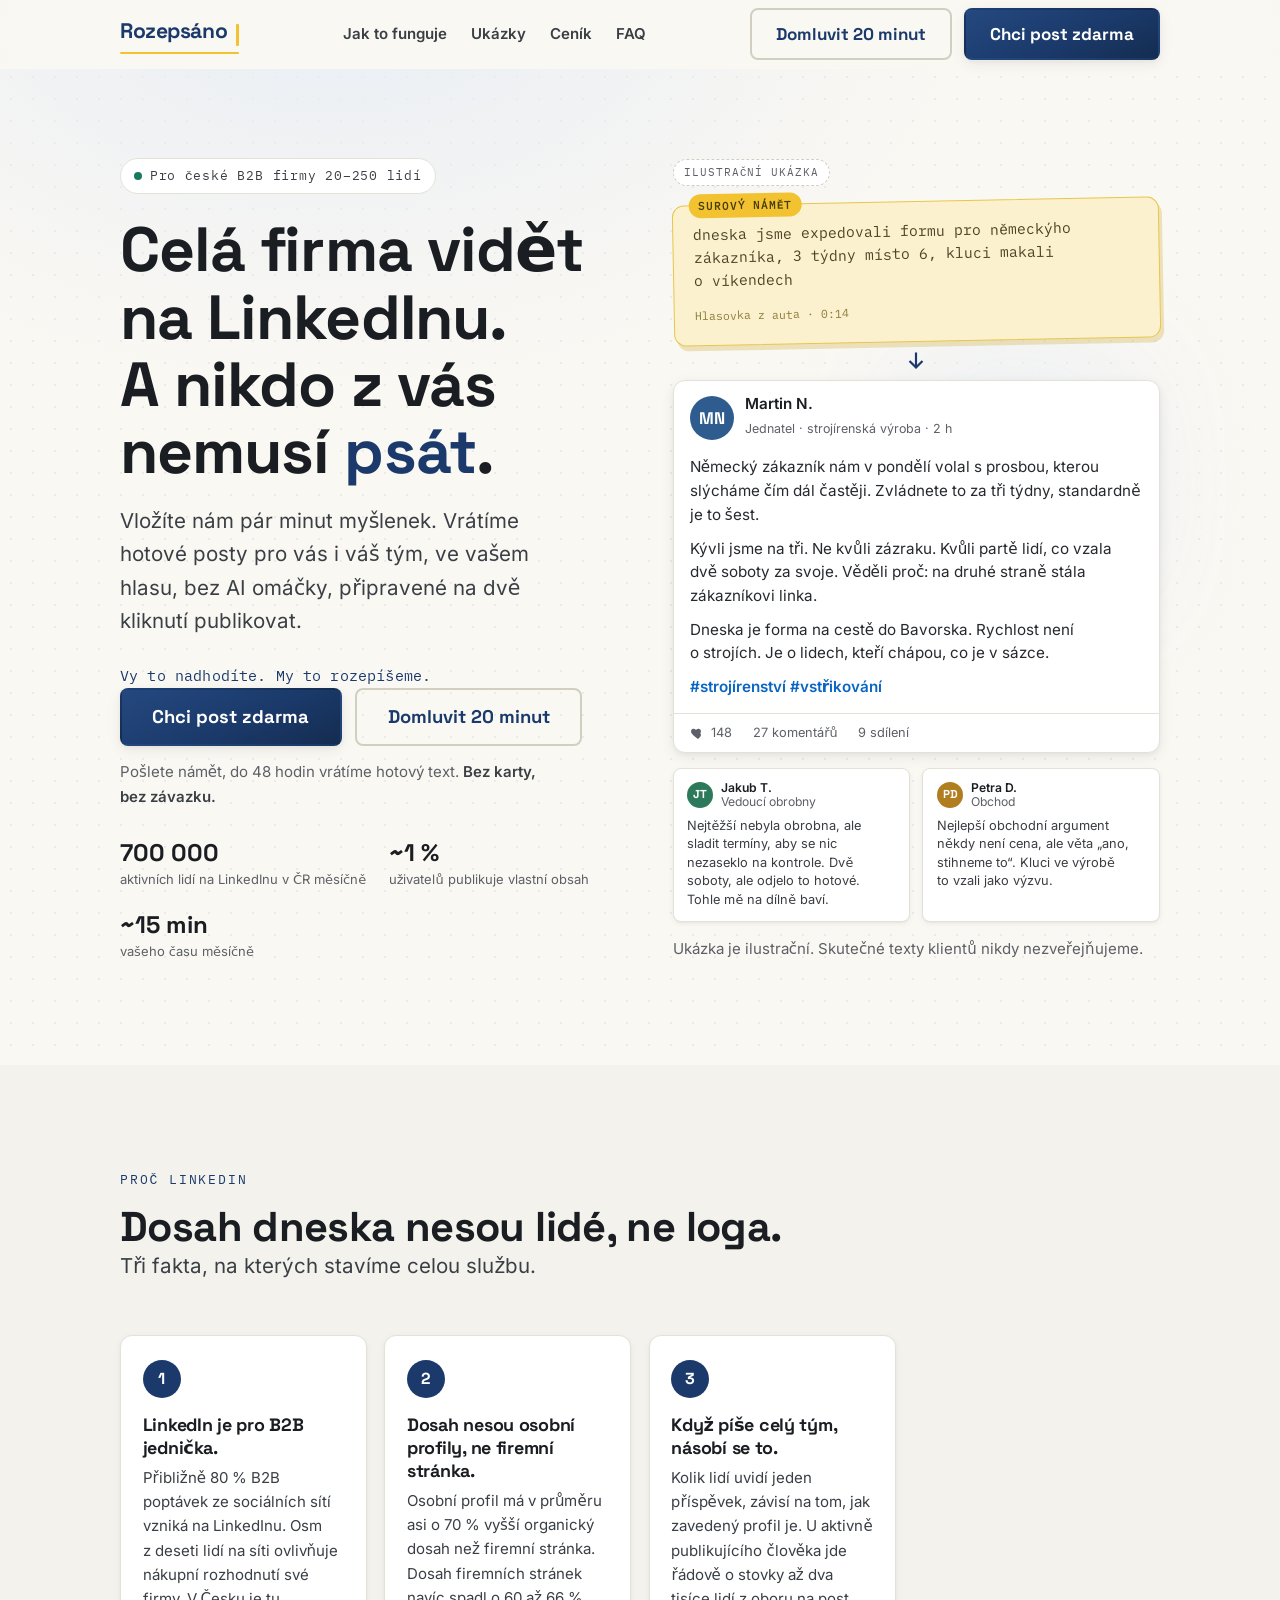
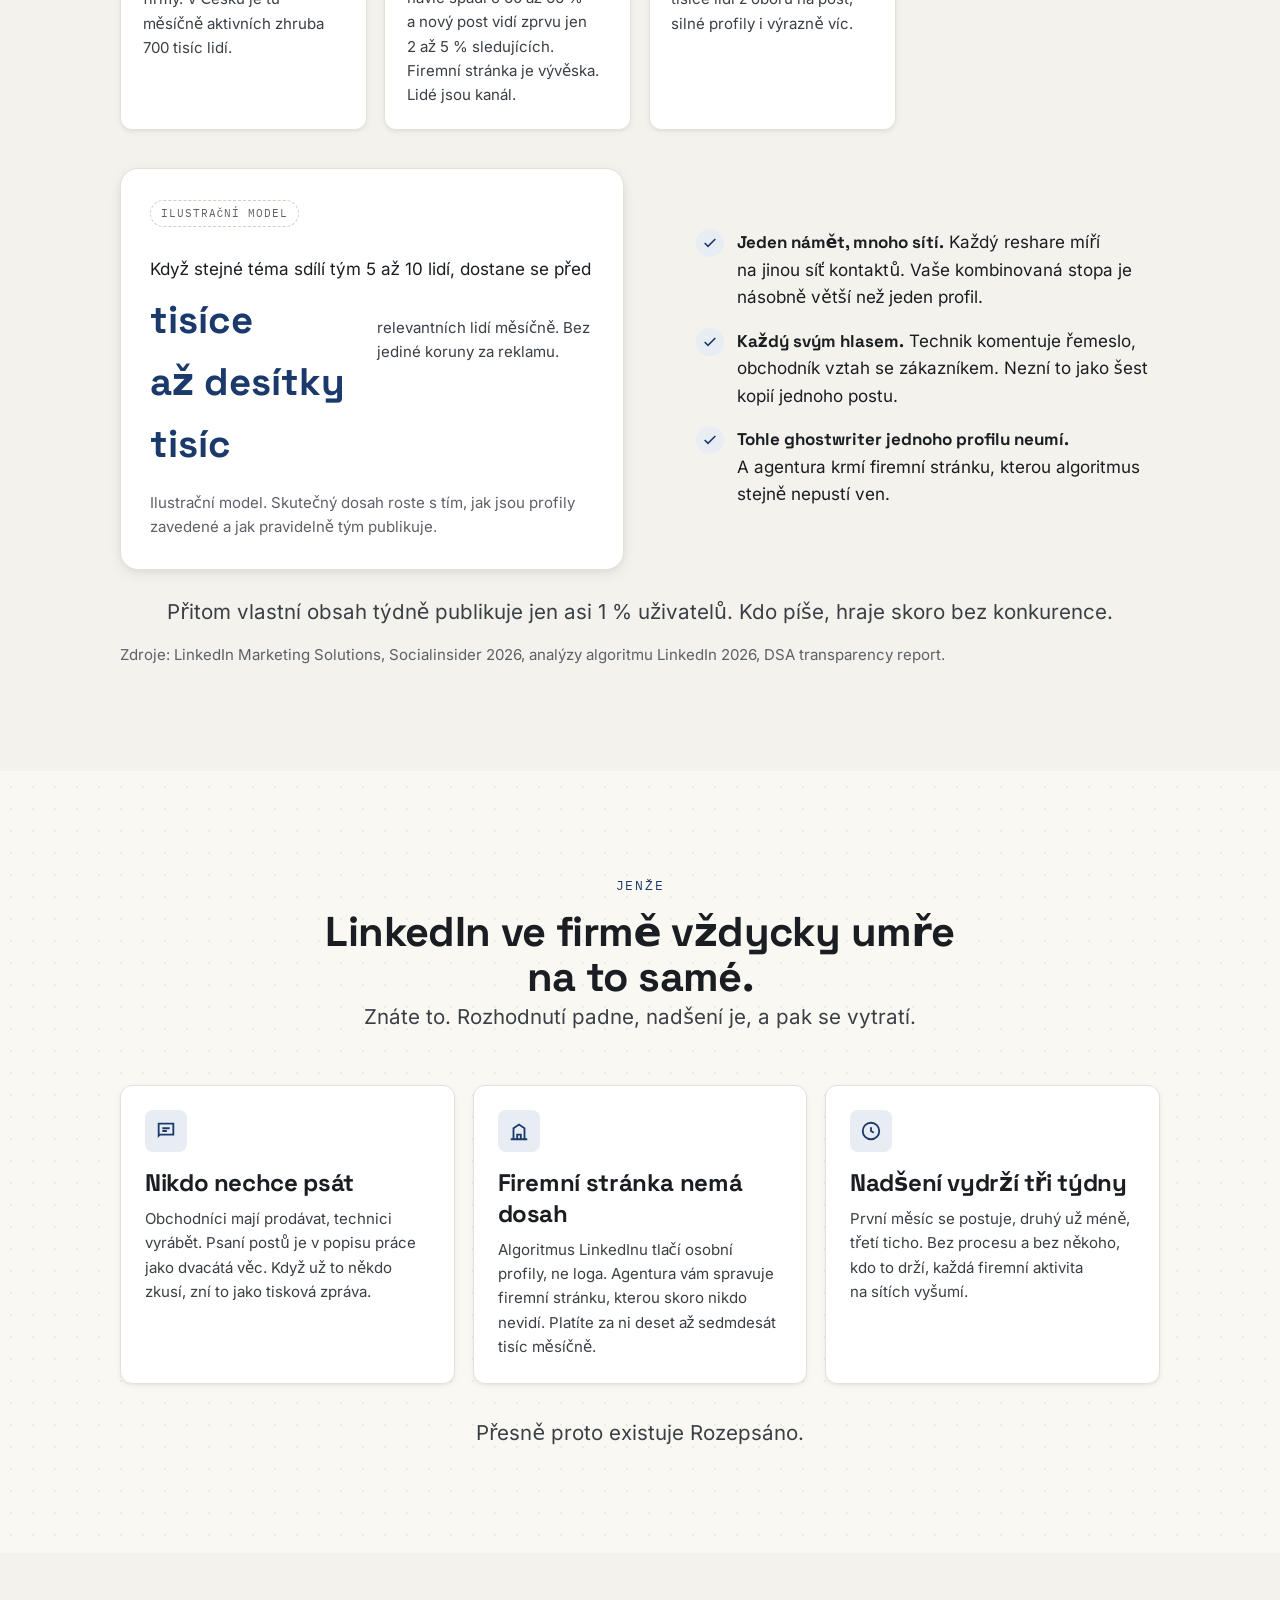
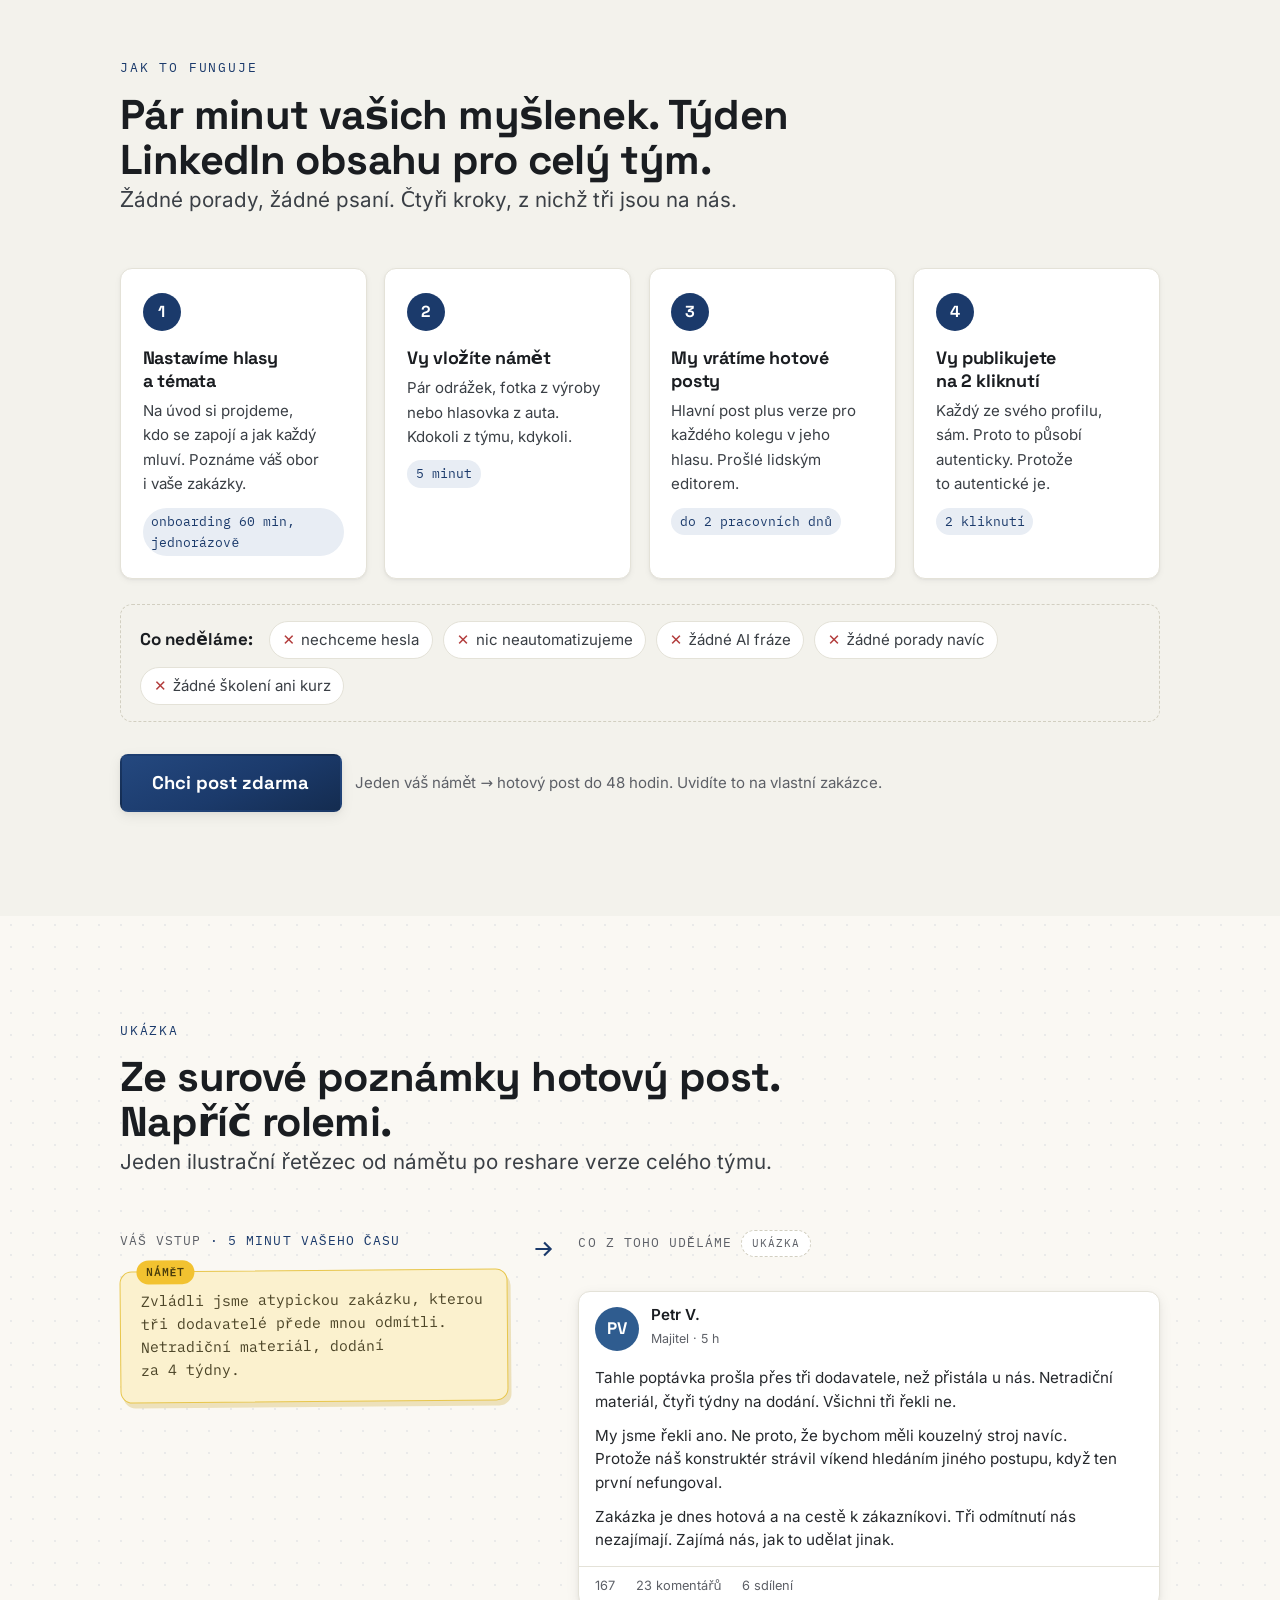
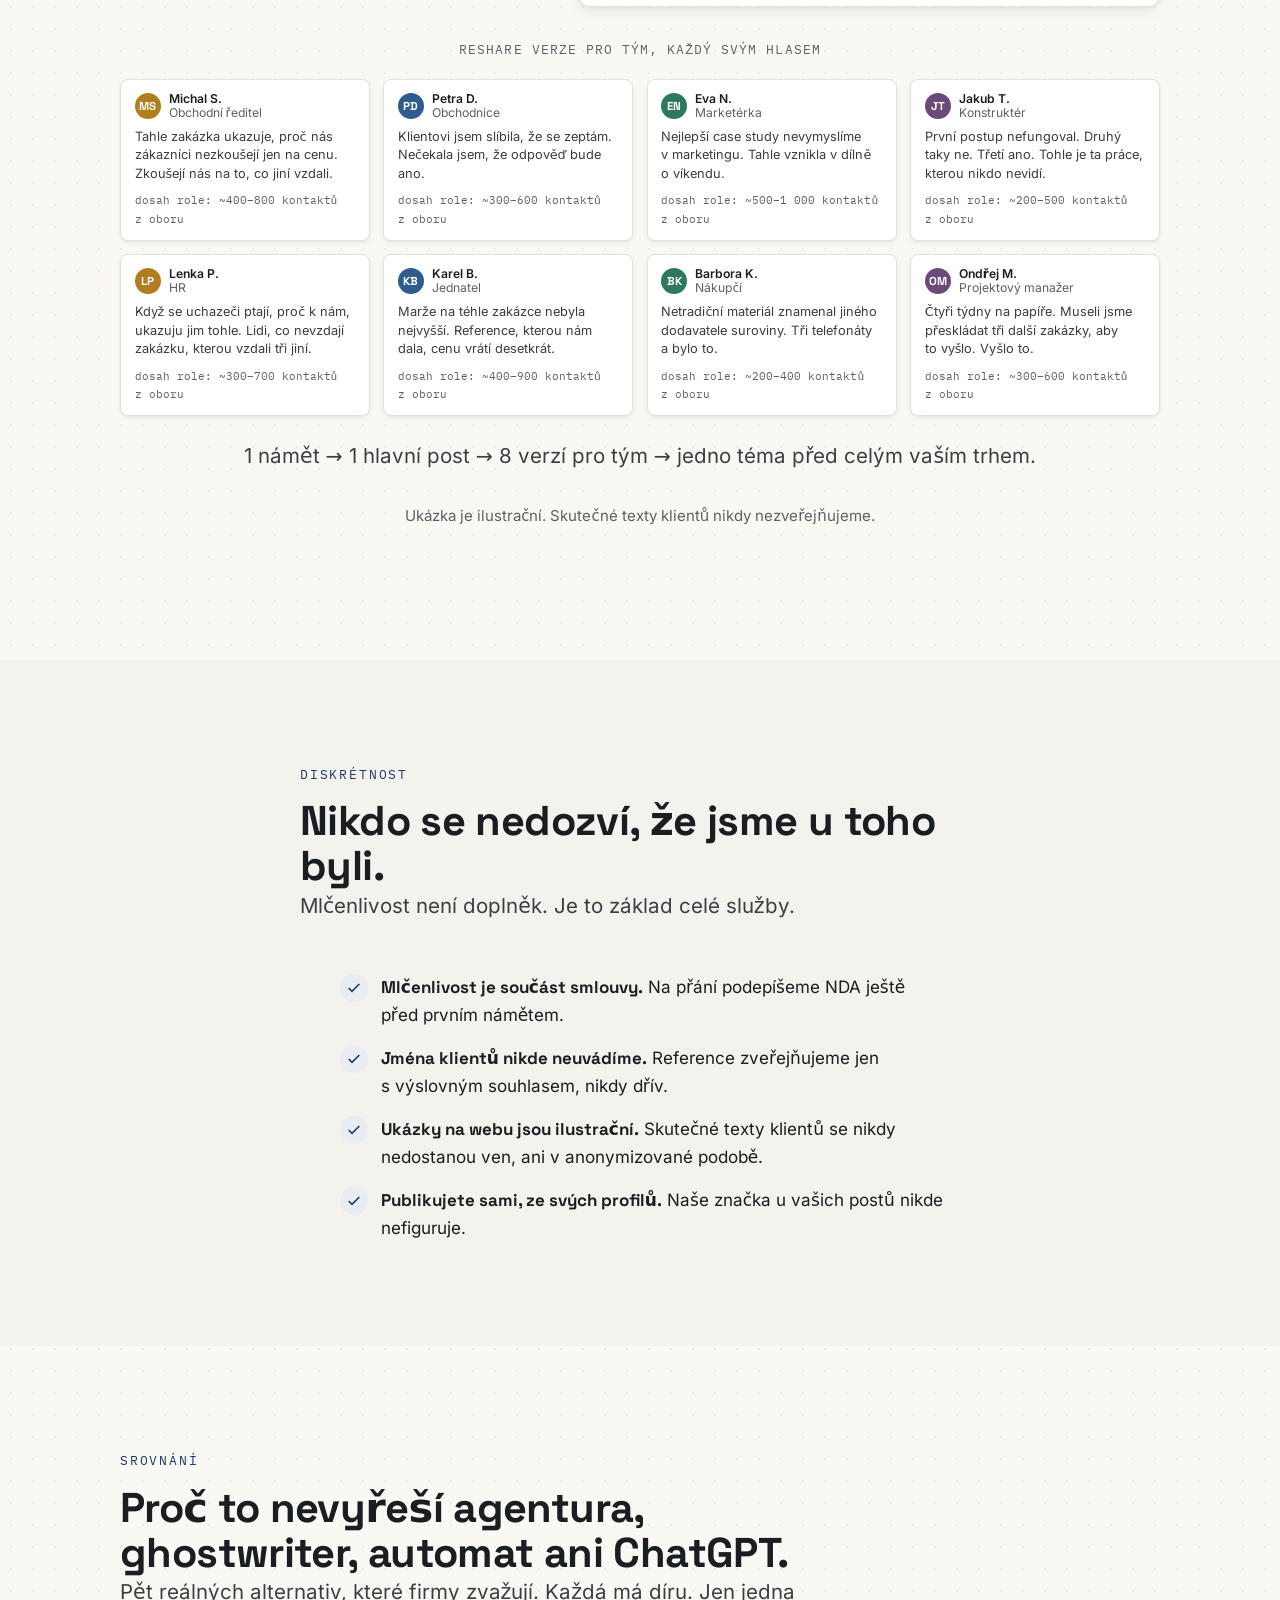
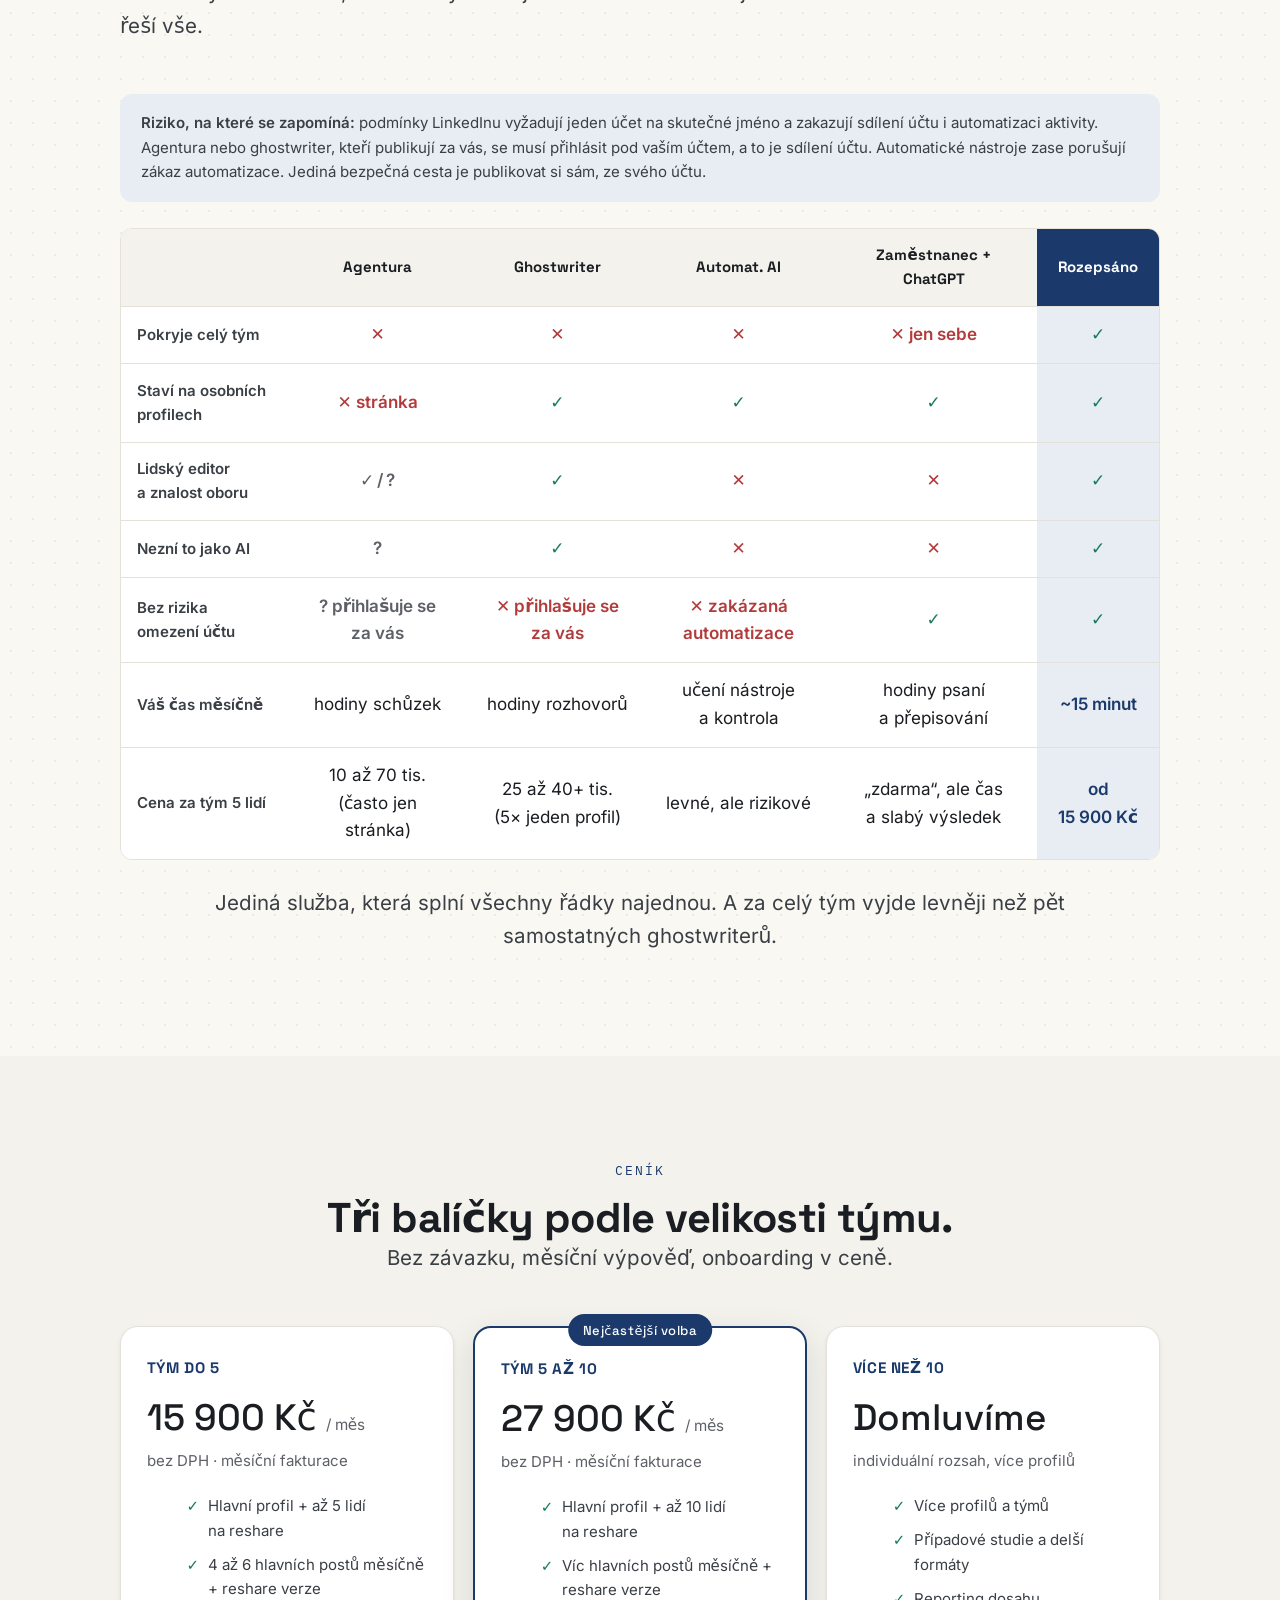
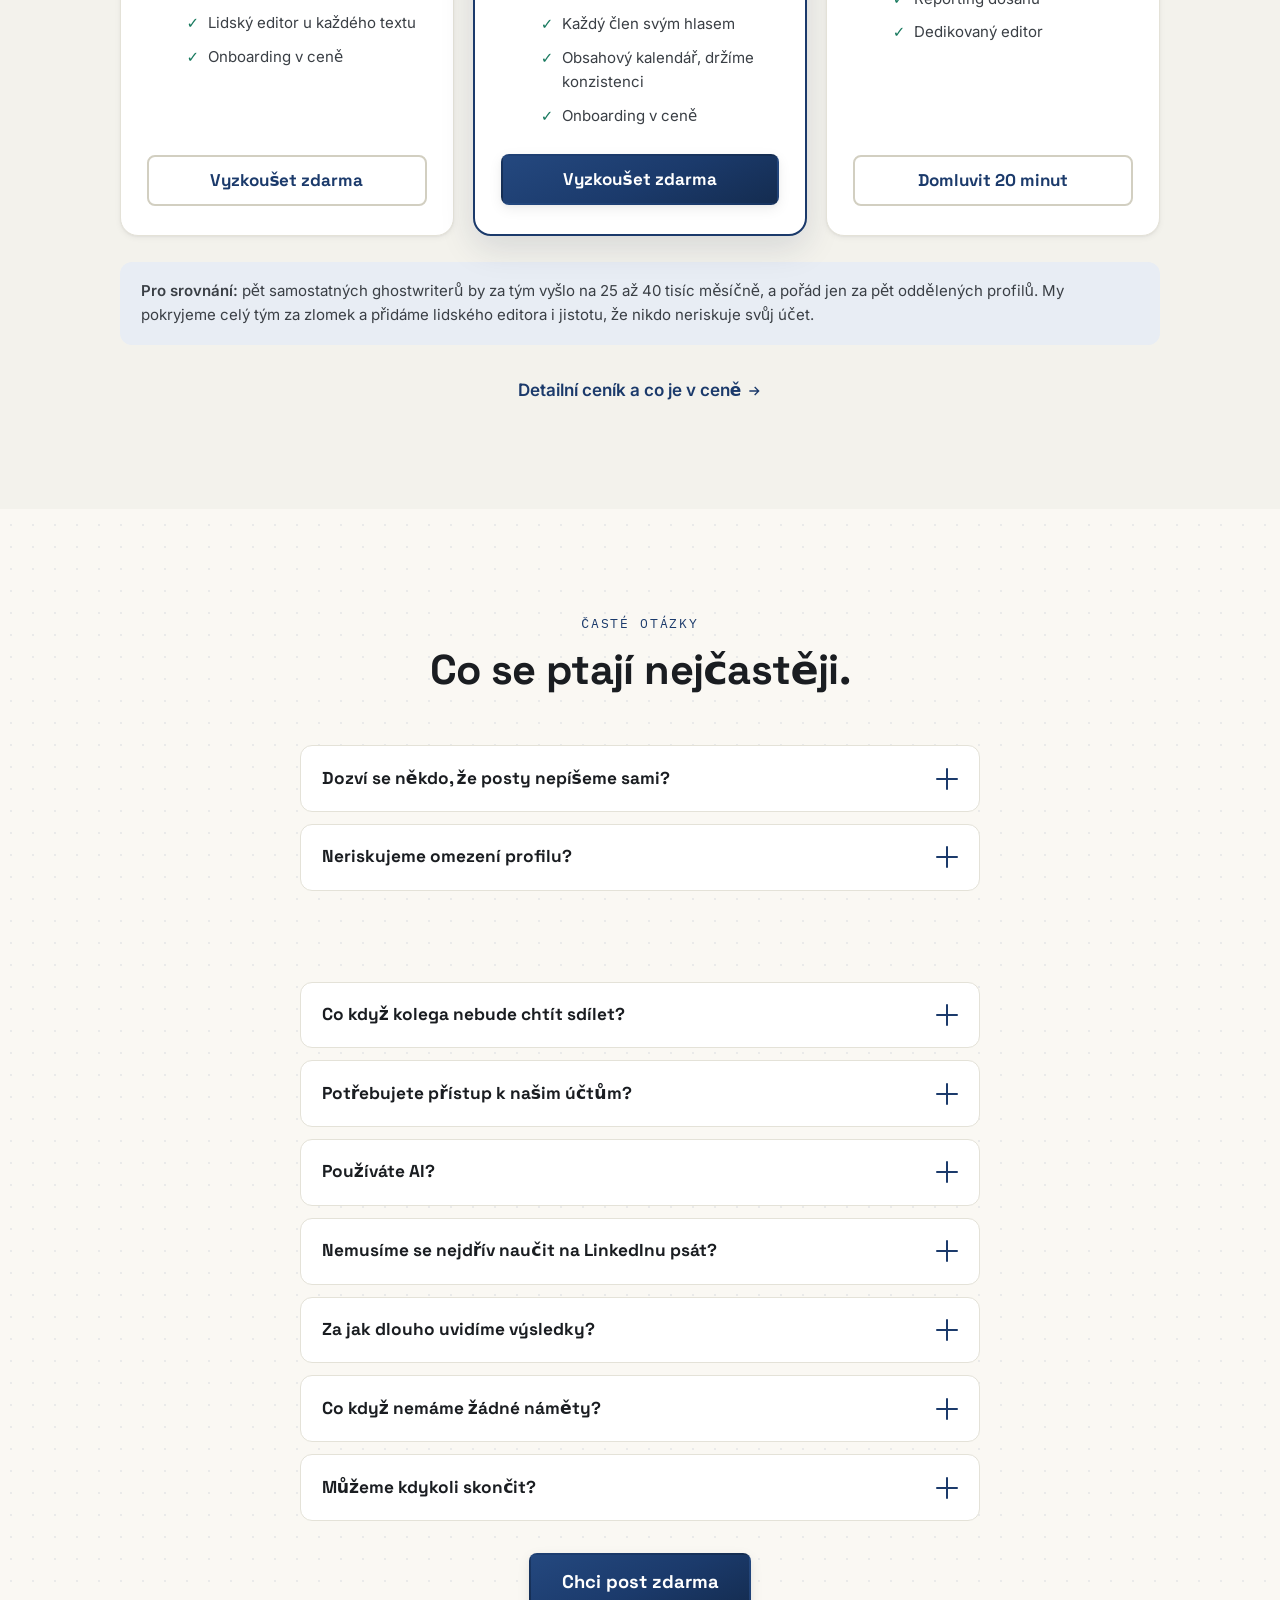
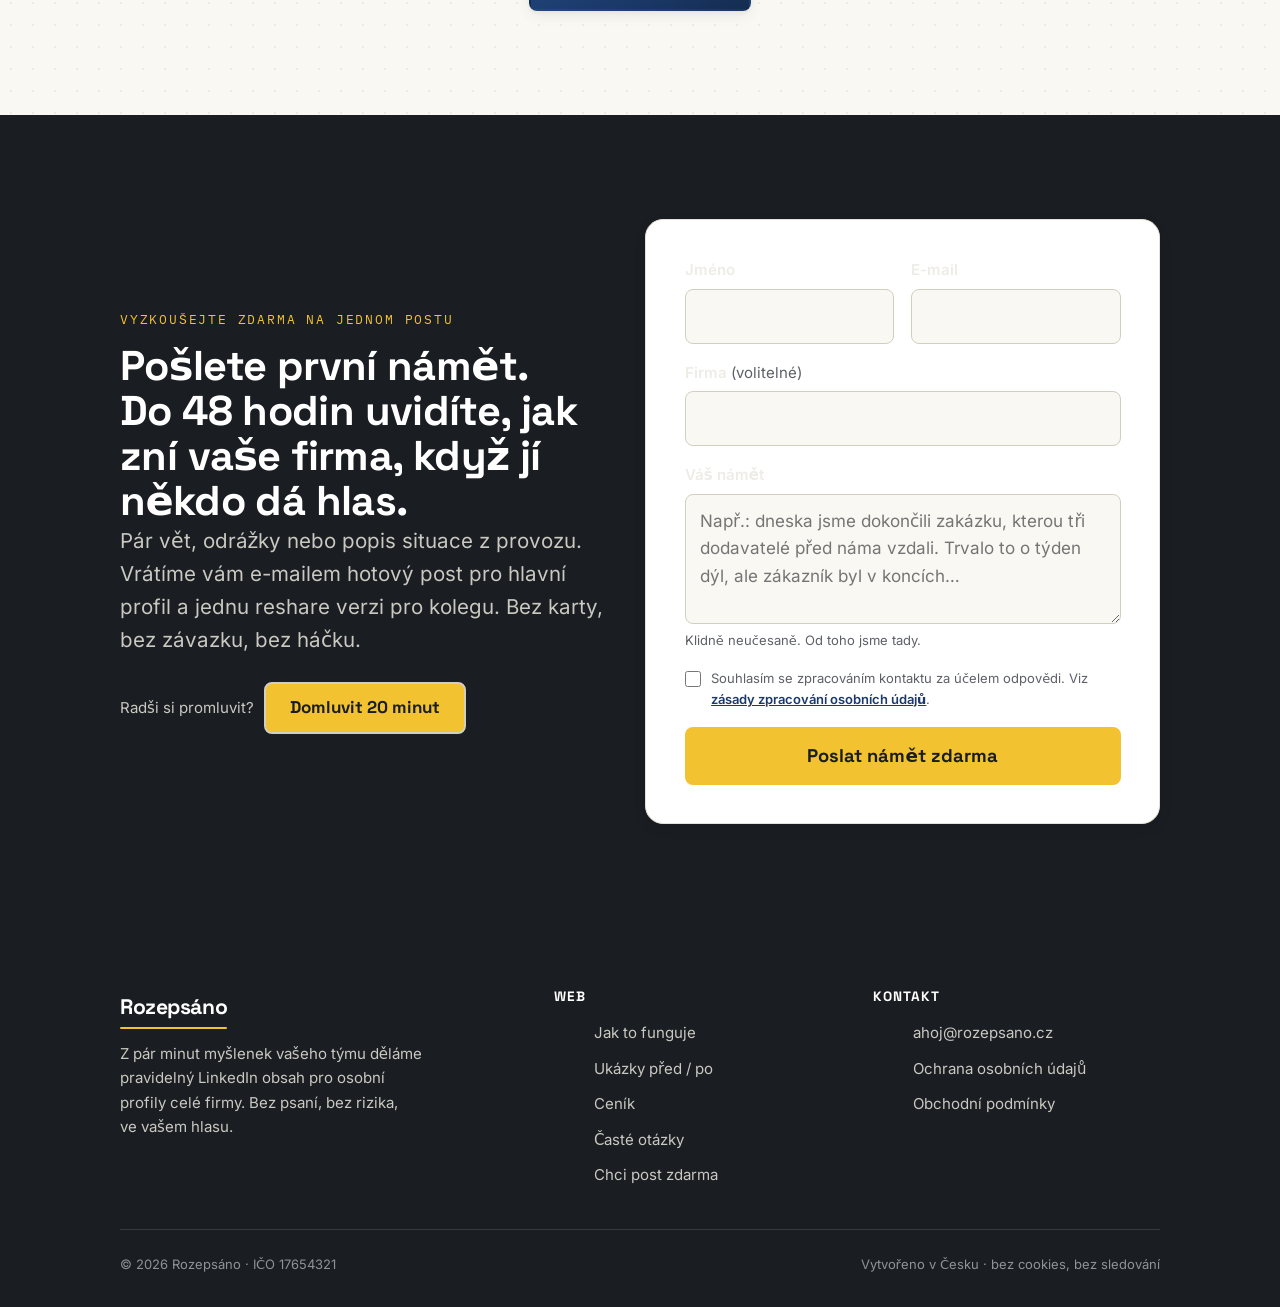
<file: index.html>
<!doctype html>
<html lang="cs">
<head>
  <meta charset="utf-8" />
  <meta name="viewport" content="width=device-width, initial-scale=1" />
  <title>Rozepsáno — Celá firma vidět na LinkedInu. A nikdo nemusí psát.</title>
  <meta name="description" content="Diskrétní obsahová služba pro české B2B firmy. Vložíte pár minut myšlenek, vrátíme hotové LinkedIn posty pro vás i celý tým, ve vašem hlasu, připravené na dvě kliknutí publikovat." />
  <link rel="canonical" href="https://rozepsano.cz/" />

  <!-- Open Graph / Twitter -->
  <meta property="og:type" content="website" />
  <meta property="og:locale" content="cs_CZ" />
  <meta property="og:site_name" content="Rozepsáno" />
  <meta property="og:title" content="Vaši zákazníci jsou na LinkedInu. Vaše firma tam mlčí." />
  <meta property="og:description" content="Rozmluvíme ji hlasem vašich lidí, bez jejich času. Pár minut myšlenek → týden LinkedIn obsahu pro celý tým." />
  <meta property="og:url" content="https://rozepsano.cz/" />
  <meta property="og:image" content="https://rozepsano.cz/assets/img/og.png" />
  <meta name="twitter:card" content="summary_large_image" />

  <link rel="icon" href="favicon.svg" type="image/svg+xml" />
  <link rel="preload" href="assets/fonts/space-grotesk-700.woff2" as="font" type="font/woff2" crossorigin />
  <link rel="preload" href="assets/fonts/inter-400.woff2" as="font" type="font/woff2" crossorigin />
  <link rel="stylesheet" href="assets/css/tokens.css" />
  <link rel="stylesheet" href="assets/css/main.css" />

  <!-- Privacy-first analytika bez cookies (Plausible). [DOPLNIT doménu / odkomentovat po nasazení] -->
  <!-- <script defer data-domain="rozepsano.cz" src="https://plausible.io/js/script.js"></script> -->

  <script type="application/ld+json">
  {
    "@context": "https://schema.org",
    "@graph": [
      {
        "@type": "Organization",
        "@id": "https://rozepsano.cz/#org",
        "name": "Rozepsáno",
        "url": "https://rozepsano.cz/",
        "description": "Diskrétní obsahová služba, která z pár minut myšlenek týmu vytvoří pravidelný LinkedIn obsah pro osobní profily celé firmy.",
        "areaServed": "CZ",
        "email": "ahoj@rozepsano.cz"
      },
      {
        "@type": "Service",
        "name": "LinkedIn obsah pro celý tým",
        "provider": { "@id": "https://rozepsano.cz/#org" },
        "areaServed": "CZ",
        "serviceType": "Employee advocacy a tvorba LinkedIn obsahu",
        "description": "Vložíte surový námět, dostanete hotový LinkedIn post pro hlavní profil i reshare verze v hlasu každého člena týmu."
      },
      {
        "@type": "FAQPage",
        "mainEntity": [
          { "@type": "Question", "name": "Dozví se někdo, že posty nepíšeme sami?", "acceptedAnswer": { "@type": "Answer", "text": "Ne. Mlčenlivost máme ve smlouvě a na přání podepíšeme NDA. Posty publikujete sami ze svých účtů, my u nich nikde nefigurujeme." } },
          { "@type": "Question", "name": "Neriskujeme omezení profilu?", "acceptedAnswer": { "@type": "Answer", "text": "Ne. Nechceme hesla ani se nepřihlašujeme za vás a nepoužíváme automatizaci. Vy publikujete sami, což je jediná cesta, kterou LinkedIn neomezuje." } },
          { "@type": "Question", "name": "Bude to znít jako já?", "acceptedAnswer": { "@type": "Answer", "text": "Ano. Na začátku nastavíme hlas každého člověka a každý text prochází lidským editorem, který zná váš obor. Nezníte jako tisková zpráva ani jako AI." } },
          { "@type": "Question", "name": "Potřebujete přístup k našim účtům?", "acceptedAnswer": { "@type": "Answer", "text": "Ne. Nechceme hesla ani přihlašovací údaje. Nic nepublikujeme za vás. Hotový text dostanete a publikujete si ho sami na dvě kliknutí." } },
          { "@type": "Question", "name": "Používáte AI?", "acceptedAnswer": { "@type": "Answer", "text": "Ano, na rychlost. Úsudek, fakta a hlas dělá člověk. Poznávací znaky AI textů (emoji rakety, prázdné fráze, anglicismy) vyhazujeme." } },
          { "@type": "Question", "name": "Nemusíme se nejdřív naučit na LinkedInu psát?", "acceptedAnswer": { "@type": "Answer", "text": "Ne. Neškolíme vás ani váš tým v kurzu, rovnou dostanete hotový text k publikování, bez týdnů tréninku." } },
          { "@type": "Question", "name": "Za jak dlouho uvidíme výsledky?", "acceptedAnswer": { "@type": "Answer", "text": "První post do 48 hodin. Smysl dává konzistence, reálné efekty na dosahu a poptávkách přicházejí obvykle za 2 až 3 měsíce pravidelného publikování." } },
          { "@type": "Question", "name": "Můžeme kdykoli skončit?", "acceptedAnswer": { "@type": "Answer", "text": "Ano. Bez závazku, měsíční výpověď. Onboarding je v ceně balíčku." } }
        ]
      }
    ]
  }
  </script>
</head>
<body>
  <a class="skip-link" href="#main">Přeskočit na obsah</a>

  <!-- ============ HEADER ============ -->
  <header class="site-header">
    <div class="wrap nav">
      <div class="brand-group">
        <a class="brand" href="./" aria-label="Rozepsáno — domů">
          <span class="brand__mark">Rozepsáno</span><span class="brand__cursor" aria-hidden="true"></span>
        </a>
        <span class="brand__claim">Vy to nadhodíte. My to rozepíšeme.</span>
      </div>
      <nav class="nav__links" aria-label="Hlavní navigace">
        <a href="#jak-to-funguje">Jak to funguje</a>
        <a href="#ukazky">Ukázky</a>
        <a href="cenik/">Ceník</a>
        <a href="#faq">FAQ</a>
      </nav>
      <div class="nav__cta">
        <a class="btn btn--ghost" href="#call">Domluvit 20 minut</a>
        <a class="btn btn--primary" href="#post-zdarma">Chci post zdarma</a>
        <button class="nav__toggle" aria-label="Otevřít menu" aria-expanded="false" aria-controls="mobile-menu">
          <svg viewBox="0 0 24 24" fill="none" stroke="currentColor" stroke-width="2" aria-hidden="true"><path d="M3 6h18M3 12h18M3 18h18"/></svg>
        </button>
      </div>
    </div>
    <div class="mobile-menu" id="mobile-menu">
      <a href="#jak-to-funguje">Jak to funguje</a>
      <a href="#ukazky">Ukázky</a>
      <a href="cenik/">Ceník</a>
      <a href="#faq">FAQ</a>
      <a class="btn btn--primary btn--block" href="#post-zdarma">Chci post zdarma</a>
    </div>
  </header>

  <main id="main">

    <!-- ============ S1 — HERO ============ -->
    <section class="hero">
      <div class="wrap hero__grid">
        <div class="hero__copy">
          <span class="hero__badge"><span class="dot" aria-hidden="true"></span> Pro české B2B firmy 20–250 lidí</span>
          <h1>Celá firma vidět na&nbsp;LinkedInu. A&nbsp;nikdo z&nbsp;vás nemusí <span class="hl">psát</span>.</h1>
          <p class="hero__sub">Vložíte nám pár minut myšlenek. Vrátíme hotové posty pro vás i&nbsp;váš tým, ve&nbsp;vašem hlasu, bez AI omáčky, připravené na&nbsp;dvě kliknutí publikovat.</p>
          <p class="hero__claim">Vy to nadhodíte. My to rozepíšeme.</p>
          <div class="cta-row">
            <a class="btn btn--primary btn--lg" href="#post-zdarma">Chci post zdarma</a>
            <a class="btn btn--ghost btn--lg" href="#call">Domluvit 20 minut</a>
          </div>
          <p class="microcopy">Pošlete námět, do&nbsp;48&nbsp;hodin vrátíme hotový text. <strong>Bez karty, bez závazku.</strong></p>
          <div class="hero__proof">
            <div class="stat"><b>700&nbsp;000</b><span>aktivních lidí na&nbsp;LinkedInu v&nbsp;ČR měsíčně</span></div>
            <div class="stat"><b>~1&nbsp;%</b><span>uživatelů publikuje vlastní obsah</span></div>
            <div class="stat"><b>~15&nbsp;min</b><span>vašeho času měsíčně</span></div>
          </div>
        </div>

        <!-- Signature: transformace poznámky v post -->
        <div class="hero__demo" aria-label="Ukázka: ze surové poznámky vznikne hotový LinkedIn post">
          <span class="demo-flag">Ilustrační ukázka</span>
          <div class="note reveal">
            <span class="note__tag">Surový námět</span>
            dneska jsme expedovali formu pro německýho zákazníka, 3&nbsp;týdny místo 6, kluci makali o&nbsp;víkendech
            <div class="note__meta">Hlasovka z&nbsp;auta · 0:14</div>
          </div>

          <div class="transform-arrow" aria-hidden="true">
            <svg viewBox="0 0 24 24" fill="none" stroke="currentColor" stroke-width="2"><path d="M12 5v14M6 13l6 6 6-6"/></svg>
          </div>

          <div class="li-post reveal" data-delay="1">
            <div class="li-post__head">
              <div class="li-post__avatar avatar-blue">MN</div>
              <div class="li-post__who">
                <b>Martin N.</b>
                <span>Jednatel · strojírenská výroba <span class="li-dot">·</span> 2&nbsp;h</span>
              </div>
            </div>
            <div class="li-post__body">
              <p>Německý zákazník nám v&nbsp;pondělí volal s&nbsp;prosbou, kterou slýcháme čím dál častěji. Zvládnete to za&nbsp;tři týdny, standardně je&nbsp;to šest.</p>
              <p>Kývli jsme na&nbsp;tři. Ne&nbsp;kvůli zázraku. Kvůli partě lidí, co&nbsp;vzala dvě soboty za&nbsp;svoje. Věděli proč: na&nbsp;druhé straně stála zákazníkovi linka.</p>
              <p>Dneska je&nbsp;forma na&nbsp;cestě do&nbsp;Bavorska. Rychlost není o&nbsp;strojích. Je&nbsp;o&nbsp;lidech, kteří chápou, co&nbsp;je v&nbsp;sázce.</p>
              <p class="li-post__hashtags">#strojírenství #vstřikování</p>
            </div>
            <div class="li-post__foot">
              <span><svg viewBox="0 0 24 24" fill="currentColor"><path d="M12 21s-7-4.5-9.5-8.5C.5 9 2 5.5 5.5 5.5c2 0 3.2 1.2 3.5 2 .3-.8 1.5-2 3.5-2 3.5 0 5 3.5 3 7C19 16.5 12 21 12 21z"/></svg> 148</span>
              <span>27&nbsp;komentářů</span>
              <span>9&nbsp;sdílení</span>
            </div>
          </div>

          <div class="reshare-row">
            <div class="reshare reveal" data-delay="2">
              <div class="reshare__head">
                <div class="reshare__avatar avatar-green">JT</div>
                <div class="reshare__who"><b>Jakub T.</b><span>Vedoucí obrobny</span></div>
              </div>
              <div class="reshare__body">Nejtěžší nebyla obrobna, ale sladit termíny, aby se&nbsp;nic nezaseklo na&nbsp;kontrole. Dvě soboty, ale odjelo to&nbsp;hotové. Tohle mě na&nbsp;dílně baví.</div>
            </div>
            <div class="reshare reveal" data-delay="3">
              <div class="reshare__head">
                <div class="reshare__avatar avatar-amber">PD</div>
                <div class="reshare__who"><b>Petra D.</b><span>Obchod</span></div>
              </div>
              <div class="reshare__body">Nejlepší obchodní argument někdy není cena, ale věta „ano, stihneme to&ldquo;. Kluci ve&nbsp;výrobě to&nbsp;vzali jako výzvu.</div>
            </div>
          </div>
          <p class="microcopy" style="margin-top:0.9rem">Ukázka je ilustrační. Skutečné texty klientů nikdy nezveřejňujeme.</p>
        </div>
      </div>
    </section>

    <!-- ============ S2 — PROČ LINKEDIN ============ -->
    <section class="section section--tint" id="proc-linkedin">
      <div class="wrap">
        <div class="section-head reveal">
          <p class="eyebrow">Proč LinkedIn</p>
          <h2>Dosah dneska nesou lidé, ne&nbsp;loga.</h2>
          <p class="lead">Tři fakta, na&nbsp;kterých stavíme celou službu.</p>
        </div>
        <div class="steps" style="margin-bottom:2.4rem">
          <div class="step reveal">
            <div class="step__n">1</div>
            <h3>LinkedIn je pro&nbsp;B2B jednička.</h3>
            <p>Přibližně 80&nbsp;% B2B poptávek ze&nbsp;sociálních sítí vzniká na&nbsp;LinkedInu. Osm z&nbsp;deseti lidí na&nbsp;síti ovlivňuje nákupní rozhodnutí své firmy. V&nbsp;Česku je tu měsíčně aktivních zhruba 700&nbsp;tisíc lidí.</p>
          </div>
          <div class="step reveal" data-delay="1">
            <div class="step__n">2</div>
            <h3>Dosah nesou osobní profily, ne&nbsp;firemní stránka.</h3>
            <p>Osobní profil má v&nbsp;průměru asi o&nbsp;70&nbsp;% vyšší organický dosah než firemní stránka. Dosah firemních stránek navíc spadl o&nbsp;60&nbsp;až&nbsp;66&nbsp;% a&nbsp;nový post vidí zprvu jen 2&nbsp;až&nbsp;5&nbsp;% sledujících. Firemní stránka je vývěska. Lidé jsou kanál.</p>
          </div>
          <div class="step reveal" data-delay="2">
            <div class="step__n">3</div>
            <h3>Když píše celý tým, násobí se to.</h3>
            <p>Kolik lidí uvidí jeden příspěvek, závisí na&nbsp;tom, jak zavedený profil je. U&nbsp;aktivně publikujícího člověka jde řádově o&nbsp;stovky až&nbsp;dva tisíce lidí z&nbsp;oboru na&nbsp;post, silné profily i&nbsp;výrazně víc.</p>
          </div>
        </div>

        <div class="leverage">
          <div class="leverage__math reveal" style="position:relative">
            <span class="demo-flag">Ilustrační model</span>
            <p style="margin-top:0.9rem">Když stejné téma sdílí tým 5&nbsp;až&nbsp;10&nbsp;lidí, dostane se&nbsp;před</p>
            <div class="total" style="border-top:none;padding-top:0;margin-top:0.3rem">
              <b>tisíce až&nbsp;desítky tisíc</b><span>relevantních lidí měsíčně. Bez jediné koruny za&nbsp;reklamu.</span>
            </div>
            <p class="microcopy" style="margin-top:1rem">Ilustrační model. Skutečný dosah roste s&nbsp;tím, jak jsou profily zavedené a&nbsp;jak pravidelně tým publikuje.</p>
          </div>
          <ul class="leverage__list reveal" data-delay="1">
            <li><span class="ic"><svg viewBox="0 0 24 24" fill="none" stroke="currentColor" stroke-width="2.4"><path d="M20 6L9 17l-5-5"/></svg></span><span><b>Jeden námět, mnoho sítí.</b> Každý reshare míří na&nbsp;jinou síť kontaktů. Vaše kombinovaná stopa je násobně větší než jeden profil.</span></li>
            <li><span class="ic"><svg viewBox="0 0 24 24" fill="none" stroke="currentColor" stroke-width="2.4"><path d="M20 6L9 17l-5-5"/></svg></span><span><b>Každý svým hlasem.</b> Technik komentuje řemeslo, obchodník vztah se&nbsp;zákazníkem. Nezní to jako šest kopií jednoho postu.</span></li>
            <li><span class="ic"><svg viewBox="0 0 24 24" fill="none" stroke="currentColor" stroke-width="2.4"><path d="M20 6L9 17l-5-5"/></svg></span><span><b>Tohle ghostwriter jednoho profilu neumí.</b> A&nbsp;agentura krmí firemní stránku, kterou algoritmus stejně nepustí ven.</span></li>
          </ul>
        </div>
        <p class="center lead reveal" style="margin-top:1.6rem">Přitom vlastní obsah týdně publikuje jen asi 1&nbsp;% uživatelů. Kdo píše, hraje skoro bez konkurence.</p>
        <p class="microcopy reveal">Zdroje: LinkedIn Marketing Solutions, Socialinsider 2026, analýzy algoritmu LinkedIn 2026, DSA transparency report.</p>
      </div>
    </section>

    <!-- ============ S3 — PROBLÉM ============ -->
    <section class="section" id="problem">
      <div class="wrap">
        <div class="section-head center reveal">
          <p class="eyebrow">Jenže</p>
          <h2>LinkedIn ve&nbsp;firmě vždycky umře na&nbsp;to samé.</h2>
          <p class="lead">Znáte to. Rozhodnutí padne, nadšení je, a&nbsp;pak se&nbsp;vytratí.</p>
        </div>
        <div class="cards cards--3">
          <div class="card reveal">
            <div class="card__ico"><svg viewBox="0 0 24 24" fill="none" stroke="currentColor" stroke-width="2"><path d="M4 4h16v12H5.2L4 17.2V4z"/><path d="M8 9h8M8 12h5"/></svg></div>
            <h3>Nikdo nechce psát</h3>
            <p>Obchodníci mají prodávat, technici vyrábět. Psaní postů je v&nbsp;popisu práce jako dvacátá věc. Když už to&nbsp;někdo zkusí, zní to jako tisková zpráva.</p>
          </div>
          <div class="card reveal" data-delay="1">
            <div class="card__ico"><svg viewBox="0 0 24 24" fill="none" stroke="currentColor" stroke-width="2"><path d="M3 21h18M6 21V9l6-4 6 4v12"/><path d="M10 21v-5h4v5"/></svg></div>
            <h3>Firemní stránka nemá dosah</h3>
            <p>Algoritmus LinkedInu tlačí osobní profily, ne&nbsp;loga. Agentura vám spravuje firemní stránku, kterou skoro nikdo nevidí. Platíte za&nbsp;ni deset až&nbsp;sedmdesát tisíc měsíčně.</p>
          </div>
          <div class="card reveal" data-delay="2">
            <div class="card__ico"><svg viewBox="0 0 24 24" fill="none" stroke="currentColor" stroke-width="2"><path d="M12 8v4l3 2"/><circle cx="12" cy="12" r="9"/></svg></div>
            <h3>Nadšení vydrží tři týdny</h3>
            <p>První měsíc se&nbsp;postuje, druhý už méně, třetí ticho. Bez procesu a&nbsp;bez někoho, kdo to&nbsp;drží, každá firemní aktivita na&nbsp;sítích vyšumí.</p>
          </div>
        </div>
        <p class="center lead reveal" style="margin-top:2rem">Přesně proto existuje Rozepsáno.</p>
      </div>
    </section>

    <!-- ============ S4 — JAK TO FUNGUJE ============ -->
    <section class="section section--tint" id="jak-to-funguje">
      <div class="wrap">
        <div class="section-head reveal">
          <p class="eyebrow">Jak to funguje</p>
          <h2>Pár minut vašich myšlenek. Týden LinkedIn obsahu pro celý tým.</h2>
          <p class="lead">Žádné porady, žádné psaní. Čtyři kroky, z&nbsp;nichž tři jsou na&nbsp;nás.</p>
        </div>
        <div class="steps">
          <div class="step reveal">
            <div class="step__n">1</div>
            <h3>Nastavíme hlasy a&nbsp;témata</h3>
            <p>Na&nbsp;úvod si projdeme, kdo se&nbsp;zapojí a&nbsp;jak každý mluví. Poznáme váš obor i&nbsp;vaše zakázky.</p>
            <span class="step__time">onboarding 60&nbsp;min, jednorázově</span>
          </div>
          <div class="step reveal" data-delay="1">
            <div class="step__n">2</div>
            <h3>Vy vložíte námět</h3>
            <p>Pár odrážek, fotka z&nbsp;výroby nebo hlasovka z&nbsp;auta. Kdokoli z&nbsp;týmu, kdykoli.</p>
            <span class="step__time">5&nbsp;minut</span>
          </div>
          <div class="step reveal" data-delay="2">
            <div class="step__n">3</div>
            <h3>My vrátíme hotové posty</h3>
            <p>Hlavní post plus verze pro každého kolegu v&nbsp;jeho hlasu. Prošlé lidským editorem.</p>
            <span class="step__time">do 2&nbsp;pracovních dnů</span>
          </div>
          <div class="step reveal" data-delay="3">
            <div class="step__n">4</div>
            <h3>Vy publikujete na&nbsp;2&nbsp;kliknutí</h3>
            <p>Každý ze&nbsp;svého profilu, sám. Proto to&nbsp;působí autenticky. Protože to&nbsp;autentické je.</p>
            <span class="step__time">2&nbsp;kliknutí</span>
          </div>
        </div>

        <div class="donts reveal">
          <b>Co neděláme:</b>
          <span class="chip">nechceme hesla</span>
          <span class="chip">nic neautomatizujeme</span>
          <span class="chip">žádné AI fráze</span>
          <span class="chip">žádné porady navíc</span>
          <span class="chip">žádné školení ani kurz</span>
        </div>

        <div class="cta-row mt-lg reveal">
          <a class="btn btn--primary btn--lg" href="#post-zdarma">Chci post zdarma</a>
          <span class="microcopy" style="margin-top:0">Jeden váš námět → hotový post do&nbsp;48&nbsp;hodin. Uvidíte to na&nbsp;vlastní zakázce.</span>
        </div>
      </div>
    </section>

    <!-- ============ S5 — UKÁZKA ============ -->
    <section class="section" id="ukazky">
      <div class="wrap">
        <div class="section-head reveal">
          <p class="eyebrow">Ukázka</p>
          <h2>Ze&nbsp;surové poznámky hotový post. Napříč rolemi.</h2>
          <p class="lead">Jeden ilustrační řetězec od&nbsp;námětu po&nbsp;reshare verze celého týmu.</p>
        </div>

        <div class="sample-flow">
          <div class="sample-flow__step reveal">
            <p class="sample__label">Váš vstup <span class="badge-inline">· 5&nbsp;minut vašeho času</span></p>
            <div class="note" style="rotate:-.5deg">
              <span class="note__tag">Námět</span>
              Zvládli jsme atypickou zakázku, kterou tři dodavatelé přede mnou odmítli. Netradiční materiál, dodání za&nbsp;4&nbsp;týdny.
            </div>
          </div>

          <div class="transform-arrow" aria-hidden="true">
            <svg viewBox="0 0 24 24" fill="none" stroke="currentColor" stroke-width="2"><path d="M12 5v14M6 13l6 6 6-6"/></svg>
          </div>

          <div class="sample-flow__step reveal" data-delay="1">
            <p class="sample__label">Co z&nbsp;toho uděláme <span class="demo-flag">Ukázka</span></p>
            <div class="li-post">
              <div class="li-post__head">
                <div class="li-post__avatar avatar-blue">PV</div>
                <div class="li-post__who"><b>Petr V.</b><span>Majitel <span class="li-dot">·</span> 5&nbsp;h</span></div>
              </div>
              <div class="li-post__body">
                <p>Tahle poptávka prošla přes tři dodavatele, než přistála u&nbsp;nás. Netradiční materiál, čtyři týdny na&nbsp;dodání. Všichni tři řekli ne.</p>
                <p>My jsme řekli ano. Ne&nbsp;proto, že bychom měli kouzelný stroj navíc. Protože náš konstruktér strávil víkend hledáním jiného postupu, když ten první nefungoval.</p>
                <p>Zakázka je&nbsp;dnes hotová a&nbsp;na&nbsp;cestě k&nbsp;zákazníkovi. Tři odmítnutí nás nezajímají. Zajímá nás, jak to&nbsp;udělat jinak.</p>
              </div>
              <div class="li-post__foot"><span>167</span><span>23&nbsp;komentářů</span><span>6&nbsp;sdílení</span></div>
            </div>
          </div>
        </div>

        <div class="sample-flow__reshare reveal" data-delay="2">
          <p class="sample__label center">Reshare verze pro tým, každý svým hlasem</p>
          <div class="reshare-grid">
            <div class="reshare">
              <div class="reshare__head"><div class="reshare__avatar avatar-amber">MS</div><div class="reshare__who"><b>Michal S.</b><span>Obchodní ředitel</span></div></div>
              <div class="reshare__body">Tahle zakázka ukazuje, proč nás zákazníci nezkoušejí jen na&nbsp;cenu. Zkoušejí nás na&nbsp;to, co&nbsp;jiní vzdali.</div>
              <div class="reshare__reach">dosah role: ~400–800 kontaktů z&nbsp;oboru</div>
            </div>
            <div class="reshare">
              <div class="reshare__head"><div class="reshare__avatar avatar-blue">PD</div><div class="reshare__who"><b>Petra D.</b><span>Obchodnice</span></div></div>
              <div class="reshare__body">Klientovi jsem slíbila, že se&nbsp;zeptám. Nečekala jsem, že odpověď bude ano.</div>
              <div class="reshare__reach">dosah role: ~300–600 kontaktů z&nbsp;oboru</div>
            </div>
            <div class="reshare">
              <div class="reshare__head"><div class="reshare__avatar avatar-green">EN</div><div class="reshare__who"><b>Eva N.</b><span>Marketérka</span></div></div>
              <div class="reshare__body">Nejlepší case study nevymyslíme v&nbsp;marketingu. Tahle vznikla v&nbsp;dílně o&nbsp;víkendu.</div>
              <div class="reshare__reach">dosah role: ~500–1&nbsp;000 kontaktů z&nbsp;oboru</div>
            </div>
            <div class="reshare">
              <div class="reshare__head"><div class="reshare__avatar avatar-plum">JT</div><div class="reshare__who"><b>Jakub T.</b><span>Konstruktér</span></div></div>
              <div class="reshare__body">První postup nefungoval. Druhý taky ne. Třetí ano. Tohle je&nbsp;ta práce, kterou nikdo nevidí.</div>
              <div class="reshare__reach">dosah role: ~200–500 kontaktů z&nbsp;oboru</div>
            </div>
            <div class="reshare">
              <div class="reshare__head"><div class="reshare__avatar avatar-amber">LP</div><div class="reshare__who"><b>Lenka P.</b><span>HR</span></div></div>
              <div class="reshare__body">Když se&nbsp;uchazeči ptají, proč k&nbsp;nám, ukazuju jim tohle. Lidi, co&nbsp;nevzdají zakázku, kterou vzdali tři jiní.</div>
              <div class="reshare__reach">dosah role: ~300–700 kontaktů z&nbsp;oboru</div>
            </div>
            <div class="reshare">
              <div class="reshare__head"><div class="reshare__avatar avatar-blue">KB</div><div class="reshare__who"><b>Karel B.</b><span>Jednatel</span></div></div>
              <div class="reshare__body">Marže na&nbsp;téhle zakázce nebyla nejvyšší. Reference, kterou nám dala, cenu vrátí desetkrát.</div>
              <div class="reshare__reach">dosah role: ~400–900 kontaktů z&nbsp;oboru</div>
            </div>
            <div class="reshare">
              <div class="reshare__head"><div class="reshare__avatar avatar-green">BK</div><div class="reshare__who"><b>Barbora K.</b><span>Nákupčí</span></div></div>
              <div class="reshare__body">Netradiční materiál znamenal jiného dodavatele suroviny. Tři telefonáty a&nbsp;bylo to.</div>
              <div class="reshare__reach">dosah role: ~200–400 kontaktů z&nbsp;oboru</div>
            </div>
            <div class="reshare">
              <div class="reshare__head"><div class="reshare__avatar avatar-plum">OM</div><div class="reshare__who"><b>Ondřej M.</b><span>Projektový manažer</span></div></div>
              <div class="reshare__body">Čtyři týdny na&nbsp;papíře. Museli jsme přeskládat tři další zakázky, aby to&nbsp;vyšlo. Vyšlo to.</div>
              <div class="reshare__reach">dosah role: ~300–600 kontaktů z&nbsp;oboru</div>
            </div>
          </div>
          <p class="center lead" style="margin-top:1.4rem">1&nbsp;námět → 1&nbsp;hlavní post → 8&nbsp;verzí pro tým → jedno téma před&nbsp;celým vaším trhem.</p>
        </div>

        <p class="microcopy center mt-lg reveal">Ukázka je&nbsp;ilustrační. Skutečné texty klientů nikdy nezveřejňujeme.</p>
        <p class="center reveal"><a class="text-link" href="ukazky/">Prohlédnout víc ukázek před&nbsp;/&nbsp;po
          <svg width="16" height="16" viewBox="0 0 24 24" fill="none" stroke="currentColor" stroke-width="2"><path d="M5 12h14M13 6l6 6-6 6"/></svg></a></p>
      </div>
    </section>

    <!-- ============ S6 — DISKRÉTNOST ============ -->
    <section class="section section--tint" id="diskretnost">
      <div class="wrap narrow">
        <div class="section-head reveal">
          <p class="eyebrow">Diskrétnost</p>
          <h2>Nikdo se&nbsp;nedozví, že jsme u&nbsp;toho byli.</h2>
          <p class="lead">Mlčenlivost není doplněk. Je&nbsp;to základ celé služby.</p>
        </div>
        <ul class="leverage__list reveal">
          <li><span class="ic"><svg viewBox="0 0 24 24" fill="none" stroke="currentColor" stroke-width="2.4"><path d="M20 6L9 17l-5-5"/></svg></span><span><b>Mlčenlivost je součást smlouvy.</b> Na&nbsp;přání podepíšeme NDA ještě před&nbsp;prvním námětem.</span></li>
          <li><span class="ic"><svg viewBox="0 0 24 24" fill="none" stroke="currentColor" stroke-width="2.4"><path d="M20 6L9 17l-5-5"/></svg></span><span><b>Jména klientů nikde neuvádíme.</b> Reference zveřejňujeme jen s&nbsp;výslovným souhlasem, nikdy dřív.</span></li>
          <li><span class="ic"><svg viewBox="0 0 24 24" fill="none" stroke="currentColor" stroke-width="2.4"><path d="M20 6L9 17l-5-5"/></svg></span><span><b>Ukázky na&nbsp;webu jsou ilustrační.</b> Skutečné texty klientů se&nbsp;nikdy nedostanou ven, ani v&nbsp;anonymizované podobě.</span></li>
          <li><span class="ic"><svg viewBox="0 0 24 24" fill="none" stroke="currentColor" stroke-width="2.4"><path d="M20 6L9 17l-5-5"/></svg></span><span><b>Publikujete sami, ze&nbsp;svých profilů.</b> Naše značka u&nbsp;vašich postů nikde nefiguruje.</span></li>
        </ul>
      </div>
    </section>

    <!-- ============ S7 — PROČ NE ============ -->
    <section class="section" id="proc-my">
      <div class="wrap">
        <div class="section-head reveal">
          <p class="eyebrow">Srovnání</p>
          <h2>Proč to nevyřeší agentura, ghostwriter, automat ani ChatGPT.</h2>
          <p class="lead">Pět reálných alternativ, které firmy zvažují. Každá má díru. Jen jedna řeší vše.</p>
        </div>

        <div class="price-note reveal" style="margin-bottom:1.6rem">
          <strong>Riziko, na&nbsp;které se&nbsp;zapomíná:</strong> podmínky LinkedInu vyžadují jeden účet na&nbsp;skutečné jméno a&nbsp;zakazují sdílení účtu i&nbsp;automatizaci aktivity. Agentura nebo ghostwriter, kteří publikují za&nbsp;vás, se&nbsp;musí přihlásit pod vaším účtem, a&nbsp;to je sdílení účtu. Automatické nástroje zase porušují zákaz automatizace. Jediná bezpečná cesta je publikovat si sám, ze&nbsp;svého účtu.
        </div>

        <div class="compare-wrap reveal">
          <table class="compare">
            <thead>
              <tr>
                <th scope="col"></th>
                <th scope="col">Agentura</th>
                <th scope="col">Ghostwriter</th>
                <th scope="col">Automat. AI</th>
                <th scope="col">Zaměstnanec + ChatGPT</th>
                <th scope="col" class="col-us">Rozepsáno</th>
              </tr>
            </thead>
            <tbody>
              <tr><th scope="row">Pokryje celý tým</th><td class="mark-no">✕</td><td class="mark-no">✕</td><td class="mark-no">✕</td><td class="mark-no">✕ jen sebe</td><td class="col-us mark-yes">✓</td></tr>
              <tr><th scope="row">Staví na&nbsp;osobních profilech</th><td class="mark-no">✕ stránka</td><td class="mark-yes">✓</td><td class="mark-yes">✓</td><td class="mark-yes">✓</td><td class="col-us mark-yes">✓</td></tr>
              <tr><th scope="row">Lidský editor a&nbsp;znalost oboru</th><td class="mark-maybe">✓&thinsp;/&thinsp;?</td><td class="mark-yes">✓</td><td class="mark-no">✕</td><td class="mark-no">✕</td><td class="col-us mark-yes">✓</td></tr>
              <tr><th scope="row">Nezní to jako AI</th><td class="mark-maybe">?</td><td class="mark-yes">✓</td><td class="mark-no">✕</td><td class="mark-no">✕</td><td class="col-us mark-yes">✓</td></tr>
              <tr><th scope="row">Bez rizika omezení účtu</th><td class="mark-maybe">? přihlašuje se za&nbsp;vás</td><td class="mark-no">✕ přihlašuje se za&nbsp;vás</td><td class="mark-no">✕ zakázaná automatizace</td><td class="mark-yes">✓</td><td class="col-us mark-yes">✓</td></tr>
              <tr><th scope="row">Váš čas měsíčně</th><td>hodiny schůzek</td><td>hodiny rozhovorů</td><td>učení nástroje a&nbsp;kontrola</td><td>hodiny psaní a&nbsp;přepisování</td><td class="col-us us-val">~15&nbsp;minut</td></tr>
              <tr><th scope="row">Cena za&nbsp;tým 5&nbsp;lidí</th><td>10 až&nbsp;70&nbsp;tis. (často jen stránka)</td><td>25 až&nbsp;40+&nbsp;tis. (5×&nbsp;jeden profil)</td><td>levné, ale rizikové</td><td>„zdarma“, ale čas a&nbsp;slabý výsledek</td><td class="col-us us-val">od 15&nbsp;900&nbsp;Kč</td></tr>
            </tbody>
          </table>
        </div>
        <p class="center lead reveal" style="margin-top:1.6rem">Jediná služba, která splní všechny řádky najednou. A&nbsp;za&nbsp;celý tým vyjde levněji než pět samostatných ghostwriterů.</p>
      </div>
    </section>

    <!-- ============ S8 — CENÍK ============ -->
    <section class="section section--tint" id="cenik">
      <div class="wrap">
        <div class="section-head center reveal">
          <p class="eyebrow">Ceník</p>
          <h2>Tři balíčky podle velikosti týmu.</h2>
          <p class="lead">Bez závazku, měsíční výpověď, onboarding v&nbsp;ceně.</p>
        </div>
        <div class="pricing">
          <div class="plan reveal">
            <span class="plan__name">Tým do&nbsp;5</span>
            <div class="plan__price">15&nbsp;900&nbsp;Kč <small>/ měs</small></div>
            <p class="plan__note">bez DPH · měsíční fakturace</p>
            <ul>
              <li>Hlavní profil + až&nbsp;5&nbsp;lidí na&nbsp;reshare</li>
              <li>4 až&nbsp;6&nbsp;hlavních postů měsíčně + reshare verze</li>
              <li>Lidský editor u&nbsp;každého textu</li>
              <li>Onboarding v&nbsp;ceně</li>
            </ul>
            <a class="btn btn--ghost btn--block" href="#post-zdarma">Vyzkoušet zdarma</a>
          </div>

          <div class="plan plan--featured reveal" data-delay="1">
            <span class="plan__flag">Nejčastější volba</span>
            <span class="plan__name">Tým 5 až&nbsp;10</span>
            <div class="plan__price">27&nbsp;900&nbsp;Kč <small>/ měs</small></div>
            <p class="plan__note">bez DPH · měsíční fakturace</p>
            <ul>
              <li>Hlavní profil + až&nbsp;10&nbsp;lidí na&nbsp;reshare</li>
              <li>Víc hlavních postů měsíčně + reshare verze</li>
              <li>Každý člen svým hlasem</li>
              <li>Obsahový kalendář, držíme konzistenci</li>
              <li>Onboarding v&nbsp;ceně</li>
            </ul>
            <a class="btn btn--primary btn--block" href="#post-zdarma">Vyzkoušet zdarma</a>
          </div>

          <div class="plan reveal" data-delay="2">
            <span class="plan__name">Více než&nbsp;10</span>
            <div class="plan__price">Domluvíme</div>
            <p class="plan__note">individuální rozsah, více profilů</p>
            <ul>
              <li>Více profilů a&nbsp;týmů</li>
              <li>Případové studie a&nbsp;delší formáty</li>
              <li>Reporting dosahu</li>
              <li>Dedikovaný editor</li>
            </ul>
            <a class="btn btn--ghost btn--block" href="#call">Domluvit 20&nbsp;minut</a>
          </div>
        </div>

        <div class="price-note reveal">
          <strong>Pro srovnání:</strong> pět samostatných ghostwriterů by za&nbsp;tým vyšlo na&nbsp;25 až&nbsp;40&nbsp;tisíc měsíčně, a&nbsp;pořád jen za&nbsp;pět oddělených profilů. My pokryjeme celý tým za&nbsp;zlomek a&nbsp;přidáme lidského editora i&nbsp;jistotu, že nikdo neriskuje svůj účet.
        </div>
        <p class="center mt-lg reveal"><a class="text-link" href="cenik/">Detailní ceník a&nbsp;co je&nbsp;v&nbsp;ceně
          <svg width="16" height="16" viewBox="0 0 24 24" fill="none" stroke="currentColor" stroke-width="2"><path d="M5 12h14M13 6l6 6-6 6"/></svg></a></p>
      </div>
    </section>

    <!-- ============ S9 — FAQ ============ -->
    <section class="section" id="faq">
      <div class="wrap narrow">
        <div class="section-head center reveal">
          <p class="eyebrow">Časté otázky</p>
          <h2>Co se&nbsp;ptají nejčastěji.</h2>
        </div>
        <div class="faq">
          <details class="reveal">
            <summary>Dozví se&nbsp;někdo, že posty nepíšeme sami? <span class="plus" aria-hidden="true"></span></summary>
            <div class="faq__a"><p>Ne. Mlčenlivost máme ve&nbsp;smlouvě a&nbsp;na&nbsp;přání podepíšeme NDA. Posty publikujete sami ze&nbsp;svých účtů, my u&nbsp;nich nikde nefigurujeme. Ani na&nbsp;tomto webu nenajdete jména našich klientů.</p></div>
          </details>
          <details class="reveal">
            <summary>Neriskujeme omezení profilu? <span class="plus" aria-hidden="true"></span></summary>
            <div class="faq__a"><p>Ne. Nechceme hesla ani se&nbsp;nepřihlašujeme za&nbsp;vás a&nbsp;nepoužíváme automatizaci. Vy publikujete sami, což je jediná cesta, kterou LinkedIn neomezuje. Na&nbsp;rozdíl od&nbsp;nástrojů s&nbsp;automatizací nebo od&nbsp;kohokoli, kdo by se&nbsp;přihlašoval pod vaším účtem.</p></div>
          </details>
          <details class="reveal">
            <summary>Bude to znít jako já? <span class="plus" aria-hidden="true"></span></summary>
            <div class="faq__a"><p>Ano. Na&nbsp;začátku si nastavíme hlas každého člověka, jak mluví, co&nbsp;říká i&nbsp;neříká. Každý text pak projde lidským editorem, který zná váš obor. Cílem je, abyste u&nbsp;hotového postu řekli „tohle bych klidně napsal sám“, jen jste na&nbsp;to neměli čas.</p></div>
          </details>
          <details class="reveal">
            <summary>Co když kolega nebude chtít sdílet? <span class="plus" aria-hidden="true"></span></summary>
            <div class="faq__a"><p>Nikdo nemusí. Ale zkušenost je, že odpor mizí, když člověk dostane hotový text ve&nbsp;svém hlasu a&nbsp;sdílení znamená dvě kliknutí, ne&nbsp;hodinu psaní. Nikoho nenutíme, zapojíme ty, kdo chtějí, a&nbsp;ostatní se&nbsp;obvykle přidají, když vidí reakce.</p></div>
          </details>
          <details class="reveal">
            <summary>Potřebujete přístup k&nbsp;našim účtům? <span class="plus" aria-hidden="true"></span></summary>
            <div class="faq__a"><p>Ne. Nechceme hesla ani přihlašovací údaje a&nbsp;nic nepublikujeme za&nbsp;vás. Žádná automatizace, která porušuje podmínky LinkedInu a&nbsp;kvůli které lidé přišli o&nbsp;účty. Hotový text dostanete a&nbsp;publikujete si ho sami.</p></div>
          </details>
          <details class="reveal">
            <summary>Používáte AI? <span class="plus" aria-hidden="true"></span></summary>
            <div class="faq__a"><p>Ano, na&nbsp;rychlost. Úsudek dělá člověk: vybere z&nbsp;námětu ten správný úhel, ohlídá fakta, dá tomu váš hlas a&nbsp;oborový kontext. A&nbsp;hlavně vyhodí poznávací znaky AI textů, jako emoji rakety, prázdné fráze typu „v&nbsp;dnešní rychlé době“ nebo anglicismy. AI je&nbsp;nástroj, ne&nbsp;autor.</p></div>
          </details>
          <details class="reveal">
            <summary>Nemusíme se&nbsp;nejdřív naučit na&nbsp;LinkedInu psát? <span class="plus" aria-hidden="true"></span></summary>
            <div class="faq__a"><p>Ne. Neškolíme vás ani váš tým v&nbsp;kurzu a&nbsp;nečekáme, až se&nbsp;to naučíte sami, rovnou dostanete hotový text k&nbsp;publikování. Pokud chcete, aby lidé psali sami, budete potřebovat týdny tréninku. My tenhle krok přeskakujeme a&nbsp;jdeme rovnou k&nbsp;výsledku.</p></div>
          </details>
          <details class="reveal">
            <summary>Za&nbsp;jak dlouho uvidíme výsledky? <span class="plus" aria-hidden="true"></span></summary>
            <div class="faq__a"><p>První hotový post máte do&nbsp;48&nbsp;hodin. Reálný efekt na&nbsp;dosahu, poptávkách a&nbsp;náboru ale dělá konzistence, typicky se&nbsp;projeví za&nbsp;2&nbsp;až&nbsp;3&nbsp;měsíce pravidelného publikování. Proto držíme kalendář za&nbsp;vás.</p></div>
          </details>
          <details class="reveal">
            <summary>Co když nemáme žádné náměty? <span class="plus" aria-hidden="true"></span></summary>
            <div class="faq__a"><p>To&nbsp;se&nbsp;stává skoro každému na&nbsp;začátku, a&nbsp;přitom náměty máte pod nosem. Dáme vám návodné otázky a&nbsp;těžíme z&nbsp;běžného provozu: expedice, zakázka, veletrh, nový člověk, vyřešený problém. Z&nbsp;„nemáme o&nbsp;čem psát“ je&nbsp;po&nbsp;chvíli „máme toho víc, než stihneme“.</p></div>
          </details>
          <details class="reveal">
            <summary>Můžeme kdykoli skončit? <span class="plus" aria-hidden="true"></span></summary>
            <div class="faq__a"><p>Ano. Žádný dlouhý úvazek, bez závazku, měsíční výpověď. Onboarding je&nbsp;součástí balíčku, ne&nbsp;příplatek.</p></div>
          </details>
        </div>
        <div class="cta-row mt-lg reveal" style="justify-content:center">
          <a class="btn btn--primary btn--lg" href="#post-zdarma">Chci post zdarma</a>
        </div>
      </div>
    </section>

    <!-- ============ S10 — ZÁVĚREČNÉ CTA + FORMULÁŘ ============ -->
    <section class="section section--ink" id="post-zdarma">
      <div class="wrap cta-final">
        <div class="reveal">
          <p class="eyebrow">Vyzkoušejte zdarma na&nbsp;jednom postu</p>
          <h2>Pošlete první námět. Do&nbsp;48&nbsp;hodin uvidíte, jak zní vaše firma, když jí někdo dá hlas.</h2>
          <p class="lead">Pár vět, odrážky nebo popis situace z&nbsp;provozu. Vrátíme vám e-mailem hotový post pro hlavní profil a&nbsp;jednu reshare verzi pro kolegu. Bez karty, bez závazku, bez háčku.</p>
          <div id="call" style="margin-top:1.6rem">
            <p class="microcopy" style="color:#C9C8C1">Radši si promluvit? <a class="btn btn--ghost btn--on-ink" style="margin-left:.4rem" href="https://calendly.com/rozepsano/uvod-20-min" target="_blank" rel="noopener" aria-label="Rezervovat 20minutový hovor">Domluvit 20&nbsp;minut</a></p>
          </div>
        </div>

        <div class="reveal" data-delay="1">
          <div class="form-card">
            <form data-form="post-zdarma" novalidate>
              <div class="form-grid">
                <div class="row-2">
                  <div class="field">
                    <label for="pz-jmeno">Jméno</label>
                    <input id="pz-jmeno" name="jmeno" type="text" autocomplete="name" required />
                  </div>
                  <div class="field">
                    <label for="pz-email">E-mail</label>
                    <input id="pz-email" name="email" type="email" autocomplete="email" required />
                  </div>
                </div>
                <div class="field">
                  <label for="pz-firma">Firma <span class="opt">(volitelné)</span></label>
                  <input id="pz-firma" name="firma" type="text" autocomplete="organization" />
                </div>
                <div class="field">
                  <label for="pz-namet">Váš námět</label>
                  <textarea id="pz-namet" name="namet" required placeholder="Např.: dneska jsme dokončili zakázku, kterou tři dodavatelé před náma vzdali. Trvalo to o týden dýl, ale zákazník byl v koncích…"></textarea>
                  <span class="hint">Klidně neučesaně. Od&nbsp;toho jsme tady.</span>
                </div>
                <!-- honeypot -->
                <div class="hp" aria-hidden="true">
                  <label>Nevyplňujte <input type="text" name="website" tabindex="-1" autocomplete="off" /></label>
                </div>
                <label class="checkbox">
                  <input type="checkbox" name="souhlas" required />
                  <span>Souhlasím se&nbsp;zpracováním kontaktu za&nbsp;účelem odpovědi. Viz <a href="ochrana-osobnich-udaju/">zásady zpracování osobních údajů</a>.</span>
                </label>
                <button class="btn btn--on-ink btn--lg btn--block" type="submit">Poslat námět zdarma</button>
                <p class="form-error" role="alert">Něco se&nbsp;nepovedlo. Zkuste to&nbsp;prosím znovu, nebo napište na&nbsp;ahoj@rozepsano.cz.</p>
              </div>
            </form>
            <div class="form-success" role="status">
              <div class="tick" aria-hidden="true"><svg viewBox="0 0 24 24" fill="none" stroke="currentColor" stroke-width="2.5"><path d="M20 6L9 17l-5-5"/></svg></div>
              <h3>Máme to!</h3>
              <p>Ozveme se&nbsp;do&nbsp;48&nbsp;hodin s&nbsp;hotovým postem. Mrkněte i&nbsp;do&nbsp;spamu, ať vám nic neuteče.</p>
            </div>
          </div>
        </div>
      </div>
    </section>
  </main>

  <!-- ============ FOOTER ============ -->
  <footer class="site-footer">
    <div class="wrap">
      <div class="footer-grid">
        <div>
          <span class="brand">Rozepsáno</span>
          <p>Z&nbsp;pár minut myšlenek vašeho týmu děláme pravidelný LinkedIn obsah pro osobní profily celé firmy. Bez psaní, bez rizika, ve&nbsp;vašem hlasu.</p>
        </div>
        <div class="footer-col">
          <h4>Web</h4>
          <ul>
            <li><a href="#jak-to-funguje">Jak to&nbsp;funguje</a></li>
            <li><a href="ukazky/">Ukázky před&nbsp;/&nbsp;po</a></li>
            <li><a href="cenik/">Ceník</a></li>
            <li><a href="#faq">Časté otázky</a></li>
            <li><a href="#post-zdarma">Chci post zdarma</a></li>
          </ul>
        </div>
        <div class="footer-col">
          <h4>Kontakt</h4>
          <ul>
            <li><a href="mailto:ahoj@rozepsano.cz">ahoj@rozepsano.cz</a></li>
            <li><a href="ochrana-osobnich-udaju/">Ochrana osobních údajů</a></li>
            <li><a href="obchodni-podminky/">Obchodní podmínky</a></li>
          </ul>
        </div>
      </div>
      <div class="footer-bottom">
        <span>© <span id="year">2026</span> Rozepsáno · IČO 17654321</span>
        <span>Vytvořeno v&nbsp;Česku · bez cookies, bez sledování</span>
      </div>
    </div>
  </footer>

  <script src="assets/js/main.js" defer></script>
</body>
</html>
</file>
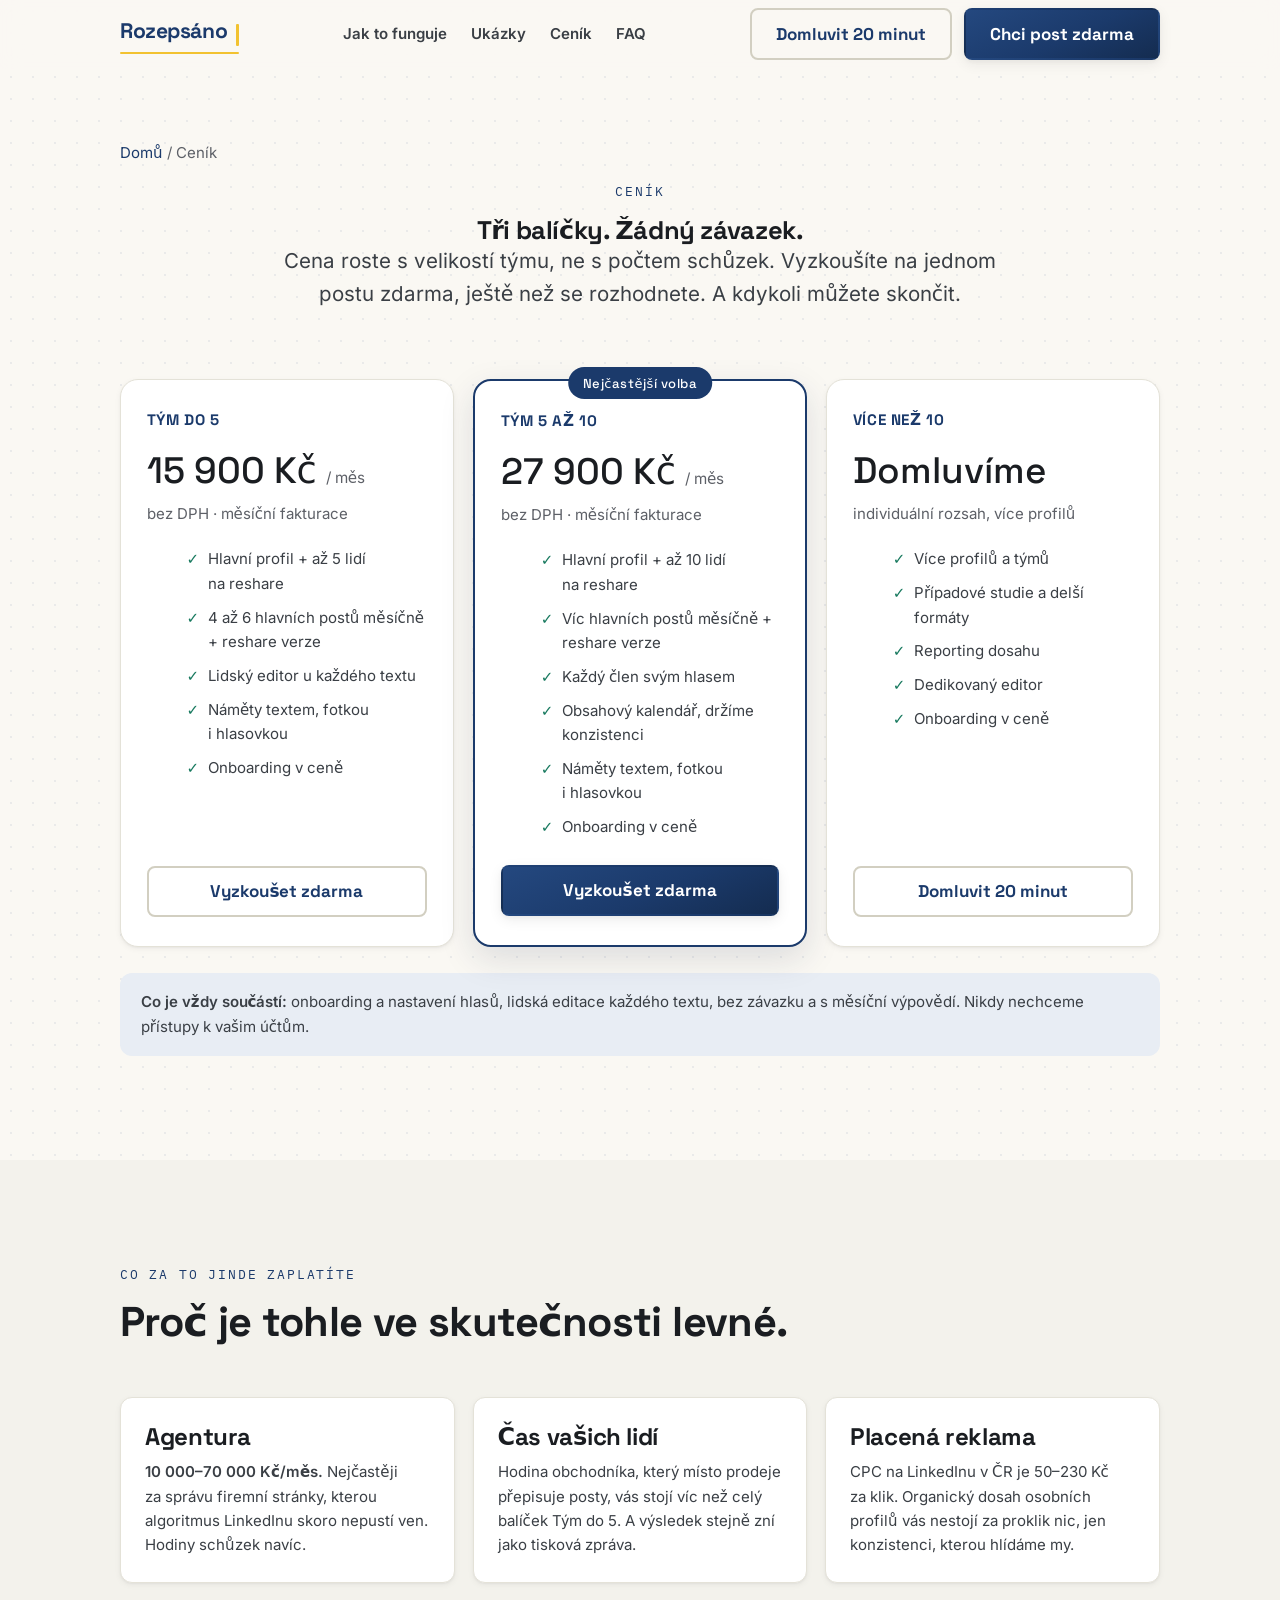
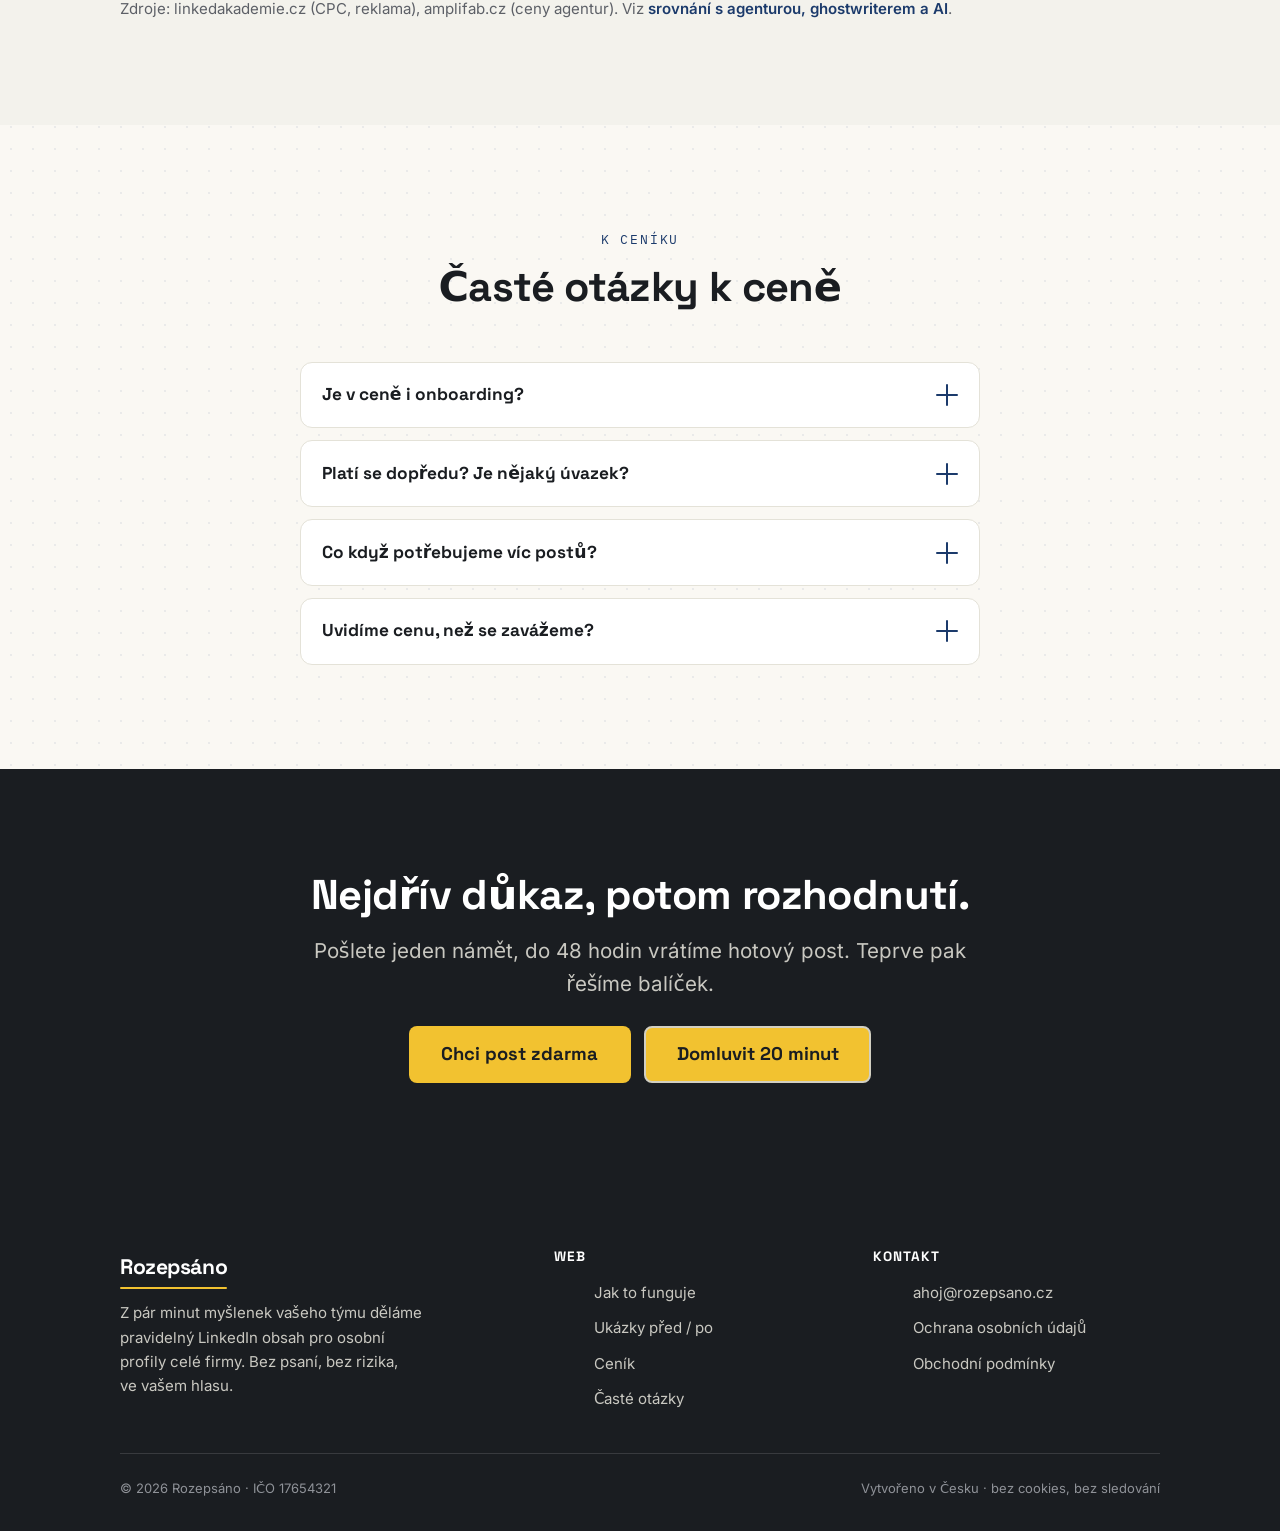
<file: cenik/index.html>
<!doctype html>
<html lang="cs">
<head>
  <meta charset="utf-8" />
  <meta name="viewport" content="width=device-width, initial-scale=1" />
  <title>Ceník — balíčky podle velikosti týmu | Rozepsáno</title>
  <meta name="description" content="Kolik stojí LinkedIn obsah pro celý tým. Balíčky Tým do 5, Tým 5 až 10 a Více než 10 — bez závazku, měsíční výpověď, onboarding v ceně. Srovnání s agenturou a ghostwritery." />
  <link rel="canonical" href="https://rozepsano.cz/cenik/" />
  <meta property="og:type" content="website" />
  <meta property="og:locale" content="cs_CZ" />
  <meta property="og:title" content="Ceník — balíčky podle velikosti týmu | Rozepsáno" />
  <meta property="og:description" content="Tři balíčky podle velikosti týmu, od 15 900 Kč měsíčně, bez závazku." />
  <meta property="og:url" content="https://rozepsano.cz/cenik/" />
  <meta property="og:image" content="https://rozepsano.cz/assets/img/og.png" />
  <link rel="icon" href="../favicon.svg" type="image/svg+xml" />
  <link rel="preload" href="../assets/fonts/space-grotesk-700.woff2" as="font" type="font/woff2" crossorigin />
  <link rel="stylesheet" href="../assets/css/tokens.css" />
  <link rel="stylesheet" href="../assets/css/main.css" />
  <script type="application/ld+json">
  {
    "@context": "https://schema.org",
    "@type": "Service",
    "name": "LinkedIn obsah pro celý tým",
    "provider": { "@type": "Organization", "name": "Rozepsáno", "url": "https://rozepsano.cz/" },
    "areaServed": "CZ",
    "offers": [
      { "@type": "Offer", "name": "Tým do 5", "price": "15900", "priceCurrency": "CZK", "description": "Hlavní profil + až 5 lidí na reshare, 4 až 6 postů měsíčně" },
      { "@type": "Offer", "name": "Tým 5 až 10", "price": "27900", "priceCurrency": "CZK", "description": "Hlavní profil + až 10 lidí na reshare" }
    ]
  }
  </script>
</head>
<body>
  <a class="skip-link" href="#main">Přeskočit na obsah</a>

  <header class="site-header">
    <div class="wrap nav">
      <a class="brand" href="../" aria-label="Rozepsáno — domů"><span class="brand__mark">Rozepsáno</span><span class="brand__cursor" aria-hidden="true"></span></a>
      <nav class="nav__links" aria-label="Hlavní navigace">
        <a href="../#jak-to-funguje">Jak to funguje</a>
        <a href="../ukazky/">Ukázky</a>
        <a href="../cenik/">Ceník</a>
        <a href="../#faq">FAQ</a>
      </nav>
      <div class="nav__cta">
        <a class="btn btn--ghost" href="../#call">Domluvit 20 minut</a>
        <a class="btn btn--primary" href="../#post-zdarma">Chci post zdarma</a>
        <button class="nav__toggle" aria-label="Otevřít menu" aria-expanded="false" aria-controls="mobile-menu">
          <svg viewBox="0 0 24 24" fill="none" stroke="currentColor" stroke-width="2" aria-hidden="true"><path d="M3 6h18M3 12h18M3 18h18"/></svg>
        </button>
      </div>
    </div>
    <div class="mobile-menu" id="mobile-menu">
      <a href="../#jak-to-funguje">Jak to funguje</a>
      <a href="../ukazky/">Ukázky</a>
      <a href="../cenik/">Ceník</a>
      <a href="../#faq">FAQ</a>
      <a class="btn btn--primary btn--block" href="../#post-zdarma">Chci post zdarma</a>
    </div>
  </header>

  <main id="main">
    <section class="subpage-hero">
      <div class="wrap">
        <p class="breadcrumb"><a href="../">Domů</a> / Ceník</p>
        <div class="section-head center reveal" style="margin-inline:auto">
          <p class="eyebrow">Ceník</p>
          <h1>Tři balíčky. Žádný závazek.</h1>
          <p class="lead">Cena roste s&nbsp;velikostí týmu, ne&nbsp;s&nbsp;počtem schůzek. Vyzkoušíte na&nbsp;jednom postu zdarma, ještě než se&nbsp;rozhodnete. A&nbsp;kdykoli můžete skončit.</p>
        </div>
      </div>
    </section>

    <section class="section" style="padding-top:1rem">
      <div class="wrap">
        <div class="pricing">
          <div class="plan reveal">
            <span class="plan__name">Tým do&nbsp;5</span>
            <div class="plan__price">15&nbsp;900&nbsp;Kč <small>/ měs</small></div>
            <p class="plan__note">bez DPH · měsíční fakturace</p>
            <ul>
              <li>Hlavní profil + až&nbsp;5&nbsp;lidí na&nbsp;reshare</li>
              <li>4 až&nbsp;6&nbsp;hlavních postů měsíčně + reshare verze</li>
              <li>Lidský editor u&nbsp;každého textu</li>
              <li>Náměty textem, fotkou i&nbsp;hlasovkou</li>
              <li>Onboarding v&nbsp;ceně</li>
            </ul>
            <a class="btn btn--ghost btn--block" href="../#post-zdarma">Vyzkoušet zdarma</a>
          </div>

          <div class="plan plan--featured reveal" data-delay="1">
            <span class="plan__flag">Nejčastější volba</span>
            <span class="plan__name">Tým 5 až&nbsp;10</span>
            <div class="plan__price">27&nbsp;900&nbsp;Kč <small>/ měs</small></div>
            <p class="plan__note">bez DPH · měsíční fakturace</p>
            <ul>
              <li>Hlavní profil + až&nbsp;10&nbsp;lidí na&nbsp;reshare</li>
              <li>Víc hlavních postů měsíčně + reshare verze</li>
              <li>Každý člen svým hlasem</li>
              <li>Obsahový kalendář, držíme konzistenci</li>
              <li>Náměty textem, fotkou i&nbsp;hlasovkou</li>
              <li>Onboarding v&nbsp;ceně</li>
            </ul>
            <a class="btn btn--primary btn--block" href="../#post-zdarma">Vyzkoušet zdarma</a>
          </div>

          <div class="plan reveal" data-delay="2">
            <span class="plan__name">Více než&nbsp;10</span>
            <div class="plan__price">Domluvíme</div>
            <p class="plan__note">individuální rozsah, více profilů</p>
            <ul>
              <li>Více profilů a&nbsp;týmů</li>
              <li>Případové studie a&nbsp;delší formáty</li>
              <li>Reporting dosahu</li>
              <li>Dedikovaný editor</li>
              <li>Onboarding v&nbsp;ceně</li>
            </ul>
            <a class="btn btn--ghost btn--block" href="../#call">Domluvit 20&nbsp;minut</a>
          </div>
        </div>

        <div class="price-note reveal">
          <strong>Co je&nbsp;vždy součástí:</strong> onboarding a&nbsp;nastavení hlasů, lidská editace každého textu, bez závazku a&nbsp;s&nbsp;měsíční výpovědí. Nikdy nechceme přístupy k&nbsp;vašim účtům.
        </div>
      </div>
    </section>

    <!-- Srovnání s alternativami -->
    <section class="section section--tint">
      <div class="wrap">
        <div class="section-head reveal">
          <p class="eyebrow">Co za&nbsp;to jinde zaplatíte</p>
          <h2>Proč je&nbsp;tohle ve&nbsp;skutečnosti levné.</h2>
        </div>
        <div class="cards cards--3">
          <div class="card reveal">
            <h3>Agentura</h3>
            <p><b>10&nbsp;000–70&nbsp;000&nbsp;Kč/měs.</b> Nejčastěji za&nbsp;správu firemní stránky, kterou algoritmus LinkedInu skoro nepustí ven. Hodiny schůzek navíc.</p>
          </div>
          <div class="card reveal" data-delay="1">
            <h3>Čas vašich lidí</h3>
            <p>Hodina obchodníka, který místo prodeje přepisuje posty, vás stojí víc než celý balíček&nbsp;Tým&nbsp;do&nbsp;5. A&nbsp;výsledek stejně zní jako tisková zpráva.</p>
          </div>
          <div class="card reveal" data-delay="2">
            <h3>Placená reklama</h3>
            <p>CPC na&nbsp;LinkedInu v&nbsp;ČR je&nbsp;50–230&nbsp;Kč za&nbsp;klik. Organický dosah osobních profilů vás nestojí za&nbsp;proklik nic, jen konzistenci, kterou hlídáme my.</p>
          </div>
        </div>
        <p class="microcopy reveal">Zdroje: linkedakademie.cz (CPC, reklama), amplifab.cz (ceny agentur). Viz <a class="text-link" href="../#proc-my">srovnání s&nbsp;agenturou, ghostwriterem a&nbsp;AI</a>.</p>
      </div>
    </section>

    <!-- FAQ ceny -->
    <section class="section">
      <div class="wrap narrow">
        <div class="section-head center reveal">
          <p class="eyebrow">K&nbsp;ceníku</p>
          <h2>Časté otázky k&nbsp;ceně</h2>
        </div>
        <div class="faq">
          <details class="reveal">
            <summary>Je&nbsp;v&nbsp;ceně i&nbsp;onboarding? <span class="plus" aria-hidden="true"></span></summary>
            <div class="faq__a"><p>Ano. Úvodní nastavení hlasů a&nbsp;témat (cca 60&nbsp;minut) je&nbsp;součástí každého balíčku, ne&nbsp;příplatek.</p></div>
          </details>
          <details class="reveal">
            <summary>Platí se&nbsp;dopředu? Je&nbsp;nějaký úvazek? <span class="plus" aria-hidden="true"></span></summary>
            <div class="faq__a"><p>Fakturujeme měsíčně, bez dlouhého závazku. Můžete kdykoli dát měsíční výpověď. Chceme, abyste zůstali kvůli výsledkům, ne&nbsp;kvůli smlouvě.</p></div>
          </details>
          <details class="reveal">
            <summary>Co když potřebujeme víc postů? <span class="plus" aria-hidden="true"></span></summary>
            <div class="faq__a"><p>Rozsah se&nbsp;dá navýšit, buď přechodem na&nbsp;vyšší balíček, nebo individuálně v&nbsp;rámci varianty Firma. Řekněte, kolik lidí a&nbsp;kolik postů, a&nbsp;připravíme nabídku.</p></div>
          </details>
          <details class="reveal">
            <summary>Uvidíme cenu, než se&nbsp;zavážeme? <span class="plus" aria-hidden="true"></span></summary>
            <div class="faq__a"><p>Ceny máte tady a&nbsp;první post dostanete zdarma, ještě než cokoli podepíšete. Takže si kvalitu i&nbsp;cenu ověříte bez rizika.</p></div>
          </details>
        </div>
      </div>
    </section>

    <section class="section section--ink">
      <div class="wrap narrow center">
        <div class="reveal">
          <h2>Nejdřív důkaz, potom rozhodnutí.</h2>
          <p class="lead" style="margin:1rem auto 1.6rem">Pošlete jeden námět, do&nbsp;48&nbsp;hodin vrátíme hotový post. Teprve pak řešíme balíček.</p>
          <div class="cta-row" style="justify-content:center">
            <a class="btn btn--on-ink btn--lg" href="../#post-zdarma">Chci post zdarma</a>
            <a class="btn btn--ghost btn--on-ink btn--lg" href="../#call">Domluvit 20&nbsp;minut</a>
          </div>
        </div>
      </div>
    </section>
  </main>

  <footer class="site-footer">
    <div class="wrap">
      <div class="footer-grid">
        <div>
          <span class="brand">Rozepsáno</span>
          <p>Z&nbsp;pár minut myšlenek vašeho týmu děláme pravidelný LinkedIn obsah pro osobní profily celé firmy. Bez psaní, bez rizika, ve&nbsp;vašem hlasu.</p>
        </div>
        <div class="footer-col">
          <h4>Web</h4>
          <ul>
            <li><a href="../#jak-to-funguje">Jak to&nbsp;funguje</a></li>
            <li><a href="../ukazky/">Ukázky před&nbsp;/&nbsp;po</a></li>
            <li><a href="../cenik/">Ceník</a></li>
            <li><a href="../#faq">Časté otázky</a></li>
          </ul>
        </div>
        <div class="footer-col">
          <h4>Kontakt</h4>
          <ul>
            <li><a href="mailto:ahoj@rozepsano.cz">ahoj@rozepsano.cz</a></li>
            <li><a href="../ochrana-osobnich-udaju/">Ochrana osobních údajů</a></li>
            <li><a href="../obchodni-podminky/">Obchodní podmínky</a></li>
          </ul>
        </div>
      </div>
      <div class="footer-bottom">
        <span>© <span id="year">2026</span> Rozepsáno · IČO 17654321</span>
        <span>Vytvořeno v&nbsp;Česku · bez cookies, bez sledování</span>
      </div>
    </div>
  </footer>

  <script src="../assets/js/main.js" defer></script>
</body>
</html>
</file>
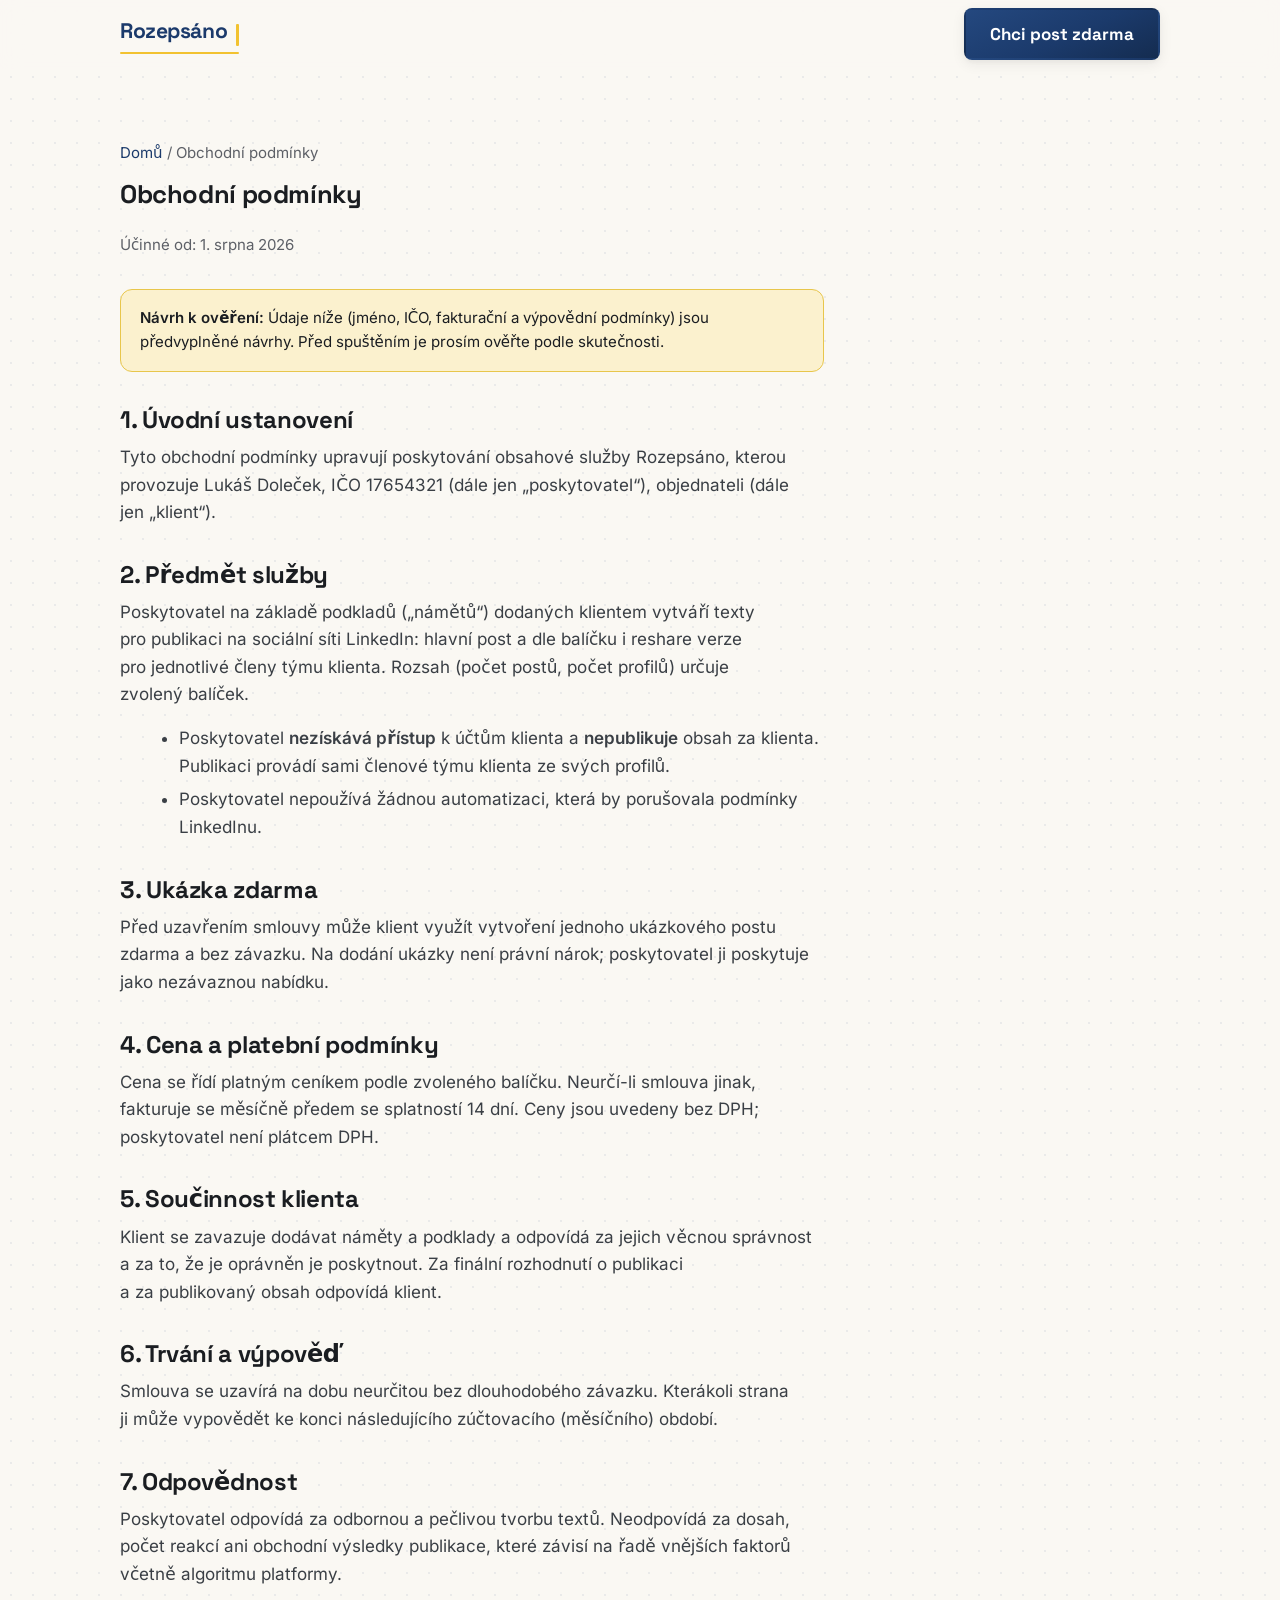
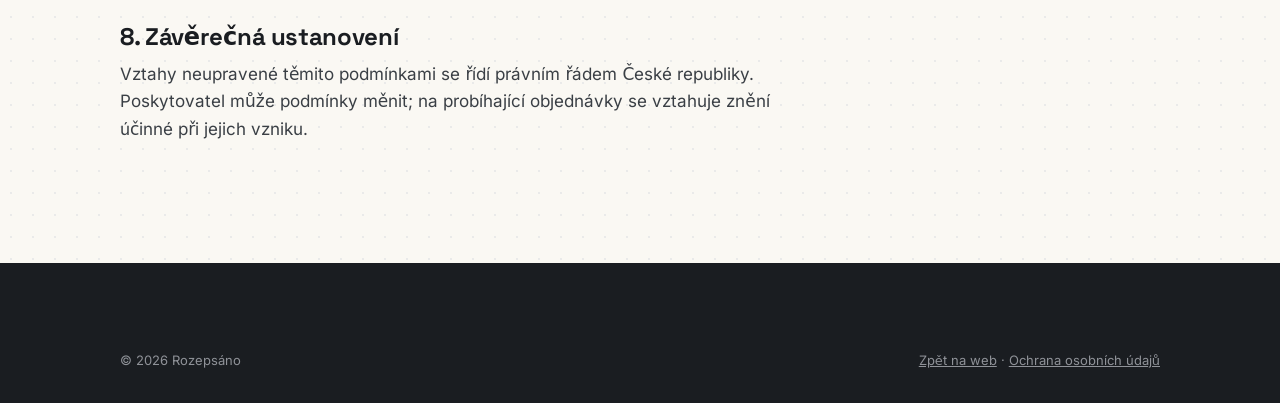
<file: obchodni-podminky/index.html>
<!doctype html>
<html lang="cs">
<head>
  <meta charset="utf-8" />
  <meta name="viewport" content="width=device-width, initial-scale=1" />
  <title>Obchodní podmínky | Rozepsáno</title>
  <meta name="description" content="Obchodní podmínky služby Rozepsáno — rozsah služby, cena, splatnost, výpověď a odpovědnost." />
  <meta name="robots" content="noindex" />
  <link rel="canonical" href="https://rozepsano.cz/obchodni-podminky/" />
  <link rel="icon" href="../favicon.svg" type="image/svg+xml" />
  <link rel="stylesheet" href="../assets/css/tokens.css" />
  <link rel="stylesheet" href="../assets/css/main.css" />
</head>
<body>
  <a class="skip-link" href="#main">Přeskočit na obsah</a>
  <header class="site-header">
    <div class="wrap nav">
      <a class="brand" href="../" aria-label="Rozepsáno — domů"><span class="brand__mark">Rozepsáno</span><span class="brand__cursor" aria-hidden="true"></span></a>
      <div class="nav__cta">
        <a class="btn btn--primary" href="../#post-zdarma">Chci post zdarma</a>
      </div>
    </div>
  </header>

  <main id="main">
    <section class="subpage-hero">
      <div class="wrap">
        <p class="breadcrumb"><a href="../">Domů</a> / Obchodní podmínky</p>
        <h1>Obchodní podmínky</h1>
      </div>
    </section>

    <section class="section" style="padding-top:1.5rem">
      <div class="wrap">
        <div class="prose">
          <p class="updated">Účinné od: 1. srpna 2026</p>

          <div class="note-box">
            <strong>Návrh k&nbsp;ověření:</strong> Údaje níže (jméno, IČO, fakturační a&nbsp;výpovědní podmínky) jsou předvyplněné návrhy. Před spuštěním je&nbsp;prosím ověřte podle skutečnosti.
          </div>

          <h2>1. Úvodní ustanovení</h2>
          <p>Tyto obchodní podmínky upravují poskytování obsahové služby Rozepsáno, kterou provozuje Lukáš Doleček, IČO&nbsp;17654321 (dále jen „poskytovatel“), objednateli (dále jen „klient“).</p>

          <h2>2. Předmět služby</h2>
          <p>Poskytovatel na&nbsp;základě podkladů („námětů“) dodaných klientem vytváří texty pro&nbsp;publikaci na&nbsp;sociální síti LinkedIn: hlavní post a&nbsp;dle&nbsp;balíčku i&nbsp;reshare verze pro&nbsp;jednotlivé členy týmu klienta. Rozsah (počet postů, počet profilů) určuje zvolený balíček.</p>
          <ul>
            <li>Poskytovatel <strong>nezískává přístup</strong> k&nbsp;účtům klienta a&nbsp;<strong>nepublikuje</strong> obsah za&nbsp;klienta. Publikaci provádí sami členové týmu klienta ze&nbsp;svých profilů.</li>
            <li>Poskytovatel nepoužívá žádnou automatizaci, která by porušovala podmínky LinkedInu.</li>
          </ul>

          <h2>3. Ukázka zdarma</h2>
          <p>Před uzavřením smlouvy může klient využít vytvoření jednoho ukázkového postu zdarma a&nbsp;bez závazku. Na&nbsp;dodání ukázky není právní nárok; poskytovatel ji&nbsp;poskytuje jako nezávaznou nabídku.</p>

          <h2>4. Cena a&nbsp;platební podmínky</h2>
          <p>Cena se&nbsp;řídí platným ceníkem podle zvoleného balíčku. Neurčí-li smlouva jinak, fakturuje se&nbsp;měsíčně předem se&nbsp;splatností 14&nbsp;dní. Ceny jsou uvedeny bez DPH; poskytovatel není plátcem DPH.</p>

          <h2>5. Součinnost klienta</h2>
          <p>Klient se&nbsp;zavazuje dodávat náměty a&nbsp;podklady a&nbsp;odpovídá za&nbsp;jejich věcnou správnost a&nbsp;za&nbsp;to, že je&nbsp;oprávněn je&nbsp;poskytnout. Za&nbsp;finální rozhodnutí o&nbsp;publikaci a&nbsp;za&nbsp;publikovaný obsah odpovídá klient.</p>

          <h2>6. Trvání a&nbsp;výpověď</h2>
          <p>Smlouva se&nbsp;uzavírá na&nbsp;dobu neurčitou bez dlouhodobého závazku. Kterákoli strana ji&nbsp;může vypovědět ke&nbsp;konci následujícího zúčtovacího (měsíčního) období.</p>

          <h2>7. Odpovědnost</h2>
          <p>Poskytovatel odpovídá za&nbsp;odbornou a&nbsp;pečlivou tvorbu textů. Neodpovídá za&nbsp;dosah, počet reakcí ani obchodní výsledky publikace, které závisí na&nbsp;řadě vnějších faktorů včetně algoritmu platformy.</p>

          <h2>8. Závěrečná ustanovení</h2>
          <p>Vztahy neupravené těmito podmínkami se&nbsp;řídí právním řádem České republiky. Poskytovatel může podmínky měnit; na&nbsp;probíhající objednávky se&nbsp;vztahuje znění účinné při jejich vzniku.</p>
        </div>
      </div>
    </section>
  </main>

  <footer class="site-footer">
    <div class="wrap">
      <div class="footer-bottom" style="margin-top:0;border-top:none">
        <span>© <span id="year">2026</span> Rozepsáno</span>
        <span><a href="../">Zpět na&nbsp;web</a> · <a href="../ochrana-osobnich-udaju/">Ochrana osobních údajů</a></span>
      </div>
    </div>
  </footer>
  <script src="../assets/js/main.js" defer></script>
</body>
</html>
</file>
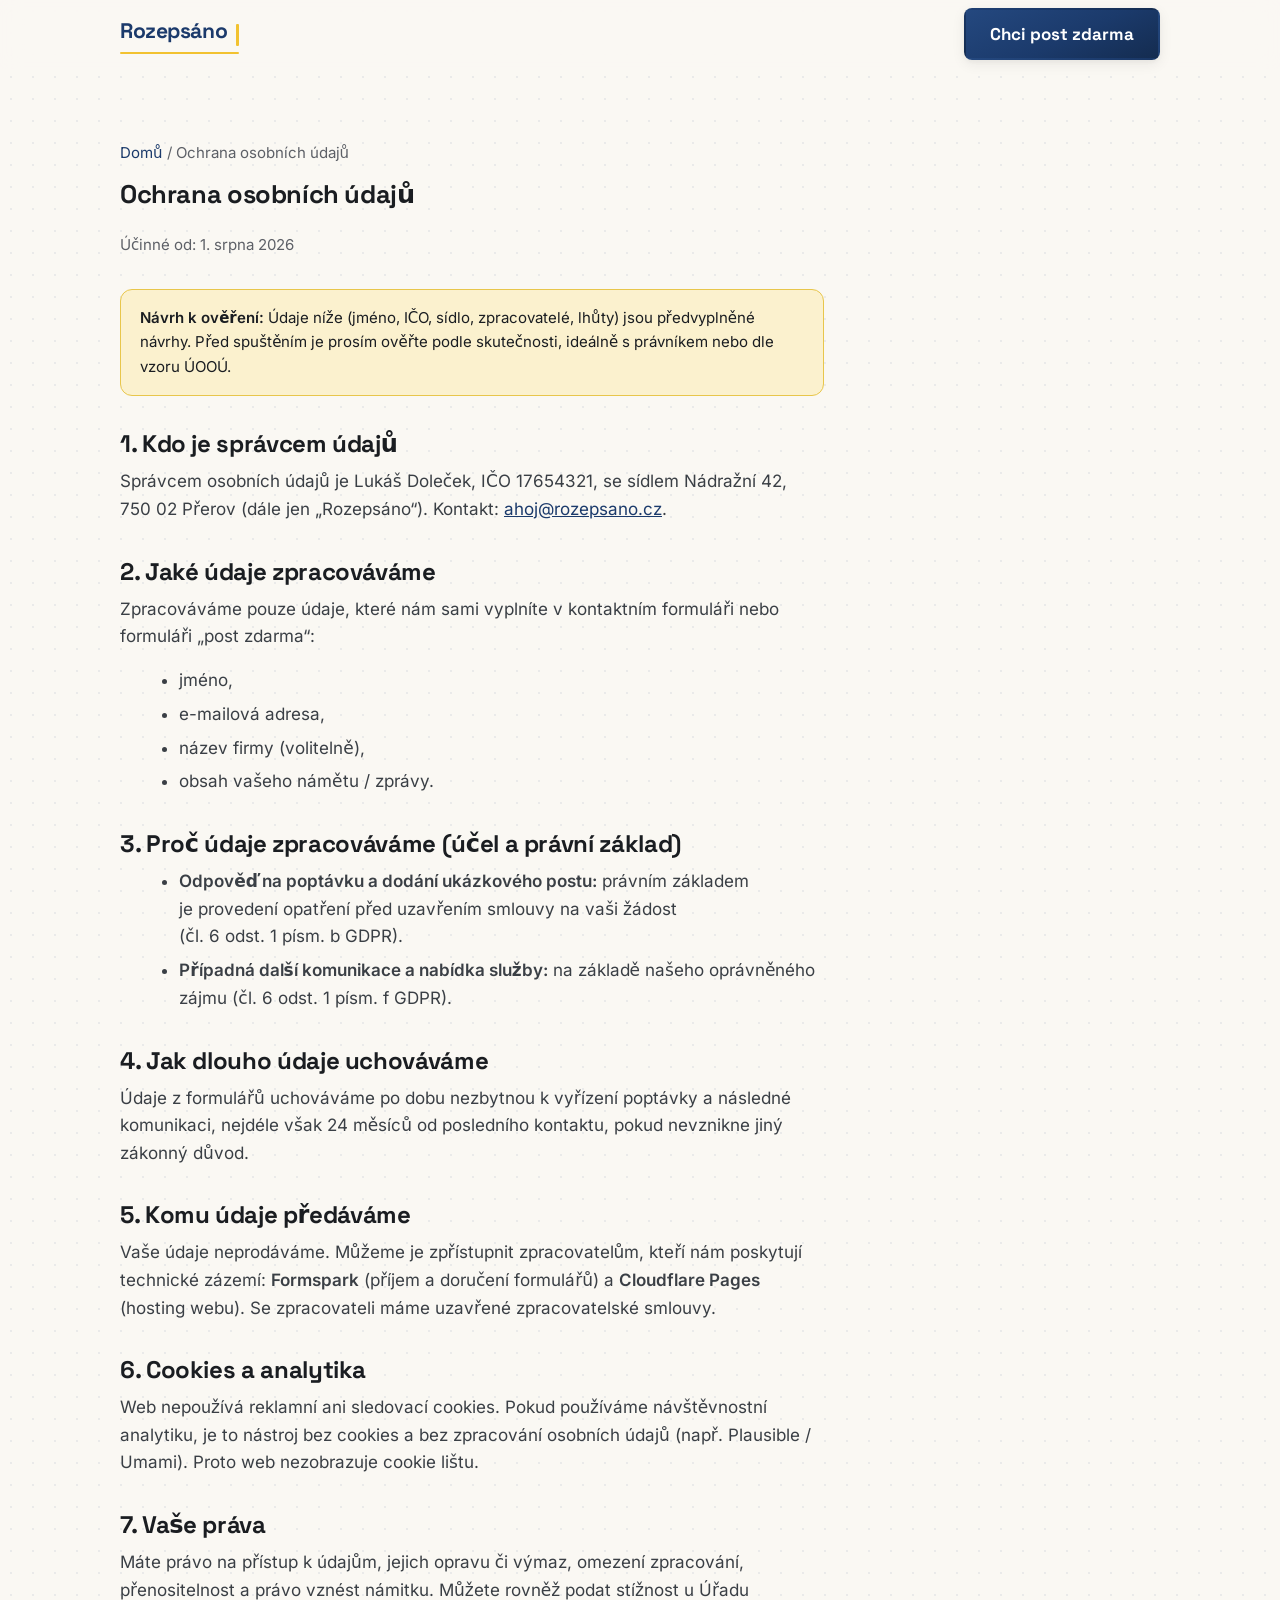
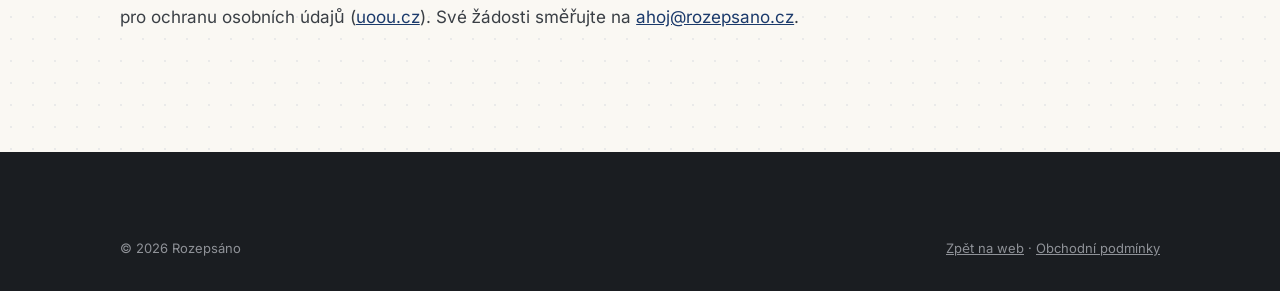
<file: ochrana-osobnich-udaju/index.html>
<!doctype html>
<html lang="cs">
<head>
  <meta charset="utf-8" />
  <meta name="viewport" content="width=device-width, initial-scale=1" />
  <title>Ochrana osobních údajů | Rozepsáno</title>
  <meta name="description" content="Jak Rozepsáno zpracovává osobní údaje z kontaktních formulářů. Privacy-first, bez cookies a sledování." />
  <meta name="robots" content="noindex" />
  <link rel="canonical" href="https://rozepsano.cz/ochrana-osobnich-udaju/" />
  <link rel="icon" href="../favicon.svg" type="image/svg+xml" />
  <link rel="stylesheet" href="../assets/css/tokens.css" />
  <link rel="stylesheet" href="../assets/css/main.css" />
</head>
<body>
  <a class="skip-link" href="#main">Přeskočit na obsah</a>
  <header class="site-header">
    <div class="wrap nav">
      <a class="brand" href="../" aria-label="Rozepsáno — domů"><span class="brand__mark">Rozepsáno</span><span class="brand__cursor" aria-hidden="true"></span></a>
      <div class="nav__cta">
        <a class="btn btn--primary" href="../#post-zdarma">Chci post zdarma</a>
      </div>
    </div>
  </header>

  <main id="main">
    <section class="subpage-hero">
      <div class="wrap">
        <p class="breadcrumb"><a href="../">Domů</a> / Ochrana osobních údajů</p>
        <h1>Ochrana osobních údajů</h1>
      </div>
    </section>

    <section class="section" style="padding-top:1.5rem">
      <div class="wrap">
        <div class="prose">
          <p class="updated">Účinné od: 1. srpna 2026</p>

          <div class="note-box">
            <strong>Návrh k&nbsp;ověření:</strong> Údaje níže (jméno, IČO, sídlo, zpracovatelé, lhůty) jsou předvyplněné návrhy. Před spuštěním je&nbsp;prosím ověřte podle skutečnosti, ideálně s&nbsp;právníkem nebo dle vzoru ÚOOÚ.
          </div>

          <h2>1. Kdo je&nbsp;správcem údajů</h2>
          <p>Správcem osobních údajů je&nbsp;Lukáš Doleček, IČO&nbsp;17654321, se&nbsp;sídlem Nádražní&nbsp;42, 750&nbsp;02&nbsp;Přerov (dále jen „Rozepsáno“). Kontakt: <a href="mailto:ahoj@rozepsano.cz">ahoj@rozepsano.cz</a>.</p>

          <h2>2. Jaké údaje zpracováváme</h2>
          <p>Zpracováváme pouze údaje, které nám sami vyplníte v&nbsp;kontaktním formuláři nebo formuláři „post zdarma“:</p>
          <ul>
            <li>jméno,</li>
            <li>e-mailová adresa,</li>
            <li>název firmy (volitelně),</li>
            <li>obsah vašeho námětu / zprávy.</li>
          </ul>

          <h2>3. Proč údaje zpracováváme (účel a&nbsp;právní základ)</h2>
          <ul>
            <li><strong>Odpověď na&nbsp;poptávku a&nbsp;dodání ukázkového postu:</strong> právním základem je&nbsp;provedení opatření před uzavřením smlouvy na&nbsp;vaši žádost (čl.&nbsp;6&nbsp;odst.&nbsp;1&nbsp;písm.&nbsp;b GDPR).</li>
            <li><strong>Případná další komunikace a&nbsp;nabídka služby:</strong> na&nbsp;základě našeho oprávněného zájmu (čl.&nbsp;6&nbsp;odst.&nbsp;1&nbsp;písm.&nbsp;f GDPR).</li>
          </ul>

          <h2>4. Jak dlouho údaje uchováváme</h2>
          <p>Údaje z&nbsp;formulářů uchováváme po&nbsp;dobu nezbytnou k&nbsp;vyřízení poptávky a&nbsp;následné komunikaci, nejdéle však 24&nbsp;měsíců od&nbsp;posledního kontaktu, pokud nevznikne jiný zákonný důvod.</p>

          <h2>5. Komu údaje předáváme</h2>
          <p>Vaše údaje neprodáváme. Můžeme je&nbsp;zpřístupnit zpracovatelům, kteří nám poskytují technické zázemí: <strong>Formspark</strong> (příjem a&nbsp;doručení formulářů) a&nbsp;<strong>Cloudflare Pages</strong> (hosting webu). Se&nbsp;zpracovateli máme uzavřené zpracovatelské smlouvy.</p>

          <h2>6. Cookies a&nbsp;analytika</h2>
          <p>Web nepoužívá reklamní ani sledovací cookies. Pokud používáme návštěvnostní analytiku, je&nbsp;to nástroj bez cookies a&nbsp;bez zpracování osobních údajů (např. Plausible / Umami). Proto web nezobrazuje cookie lištu.</p>

          <h2>7. Vaše práva</h2>
          <p>Máte právo na&nbsp;přístup k&nbsp;údajům, jejich opravu či výmaz, omezení zpracování, přenositelnost a&nbsp;právo vznést námitku. Můžete rovněž podat stížnost u&nbsp;Úřadu pro&nbsp;ochranu osobních údajů (<a href="https://www.uoou.cz" target="_blank" rel="noopener">uoou.cz</a>). Své žádosti směřujte na&nbsp;<a href="mailto:ahoj@rozepsano.cz">ahoj@rozepsano.cz</a>.</p>
        </div>
      </div>
    </section>
  </main>

  <footer class="site-footer">
    <div class="wrap">
      <div class="footer-bottom" style="margin-top:0;border-top:none">
        <span>© <span id="year">2026</span> Rozepsáno</span>
        <span><a href="../">Zpět na&nbsp;web</a> · <a href="../obchodni-podminky/">Obchodní podmínky</a></span>
      </div>
    </div>
  </footer>
  <script src="../assets/js/main.js" defer></script>
</body>
</html>
</file>
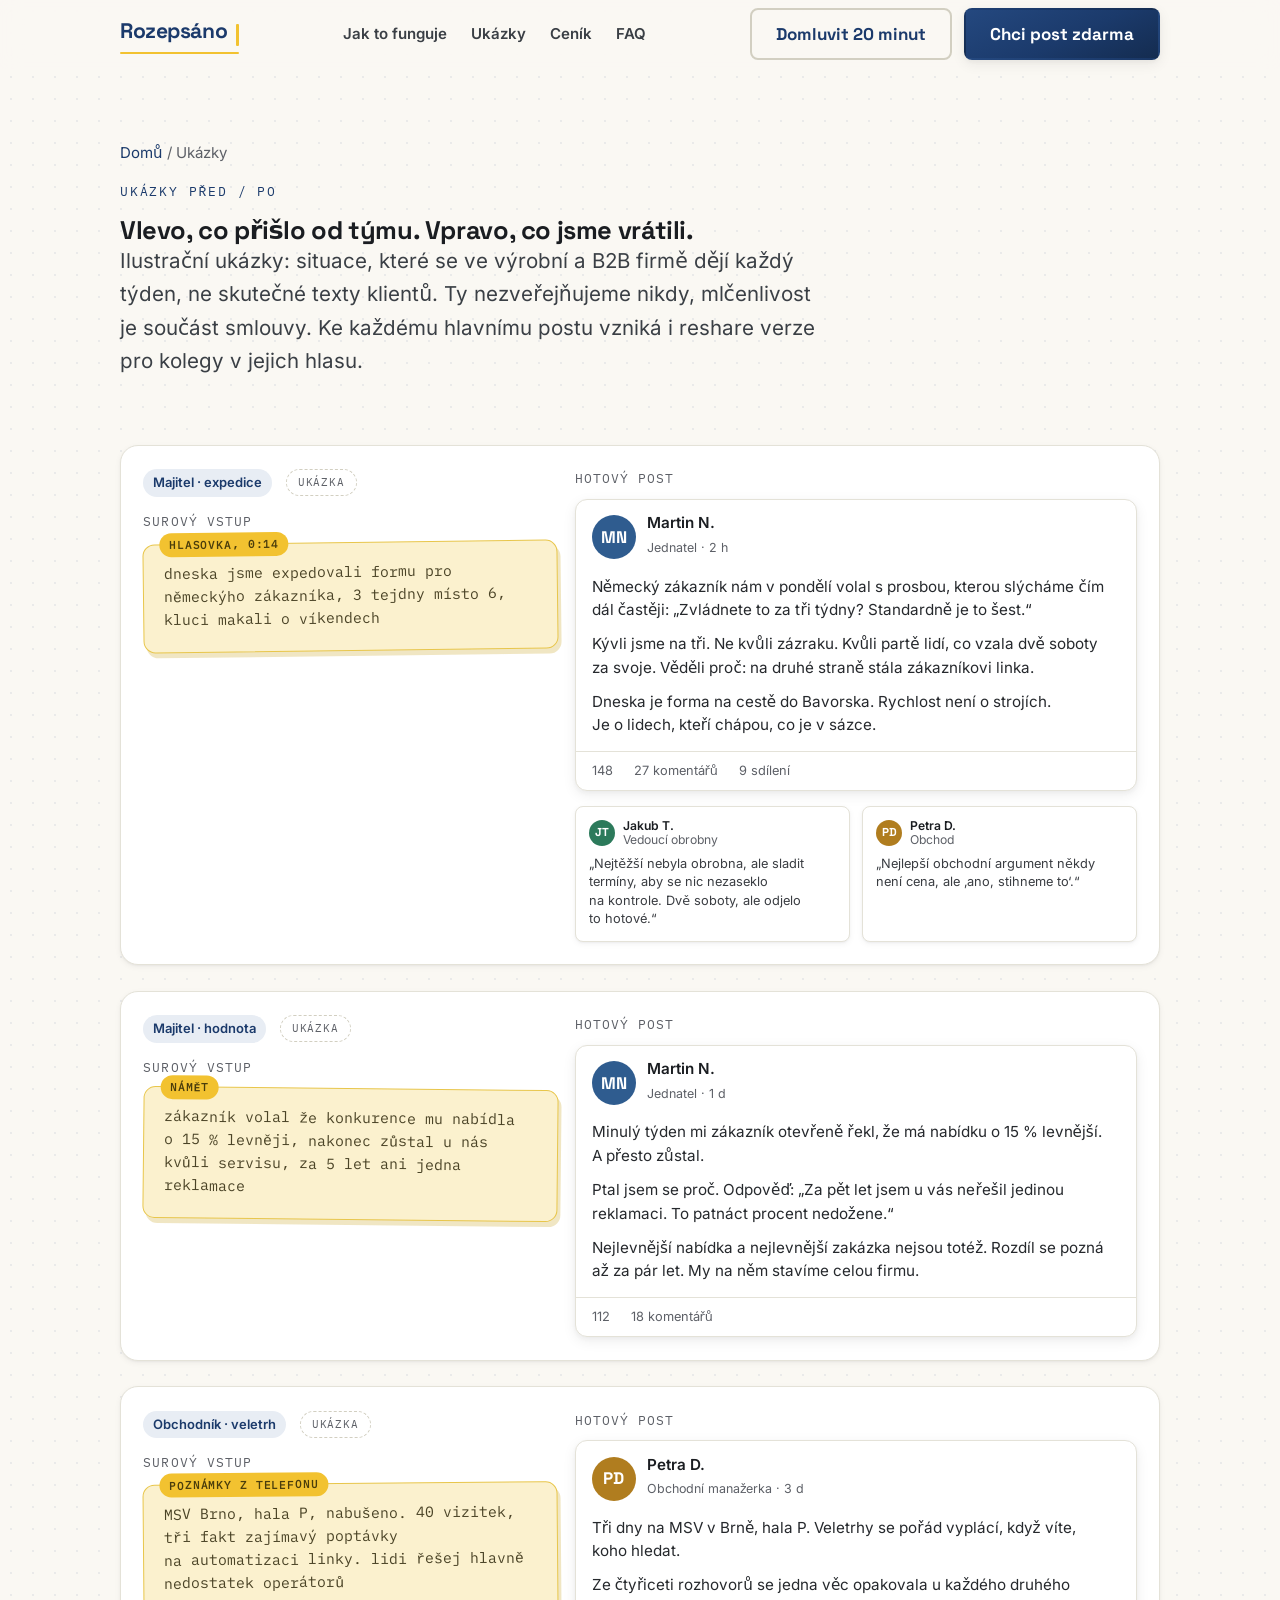
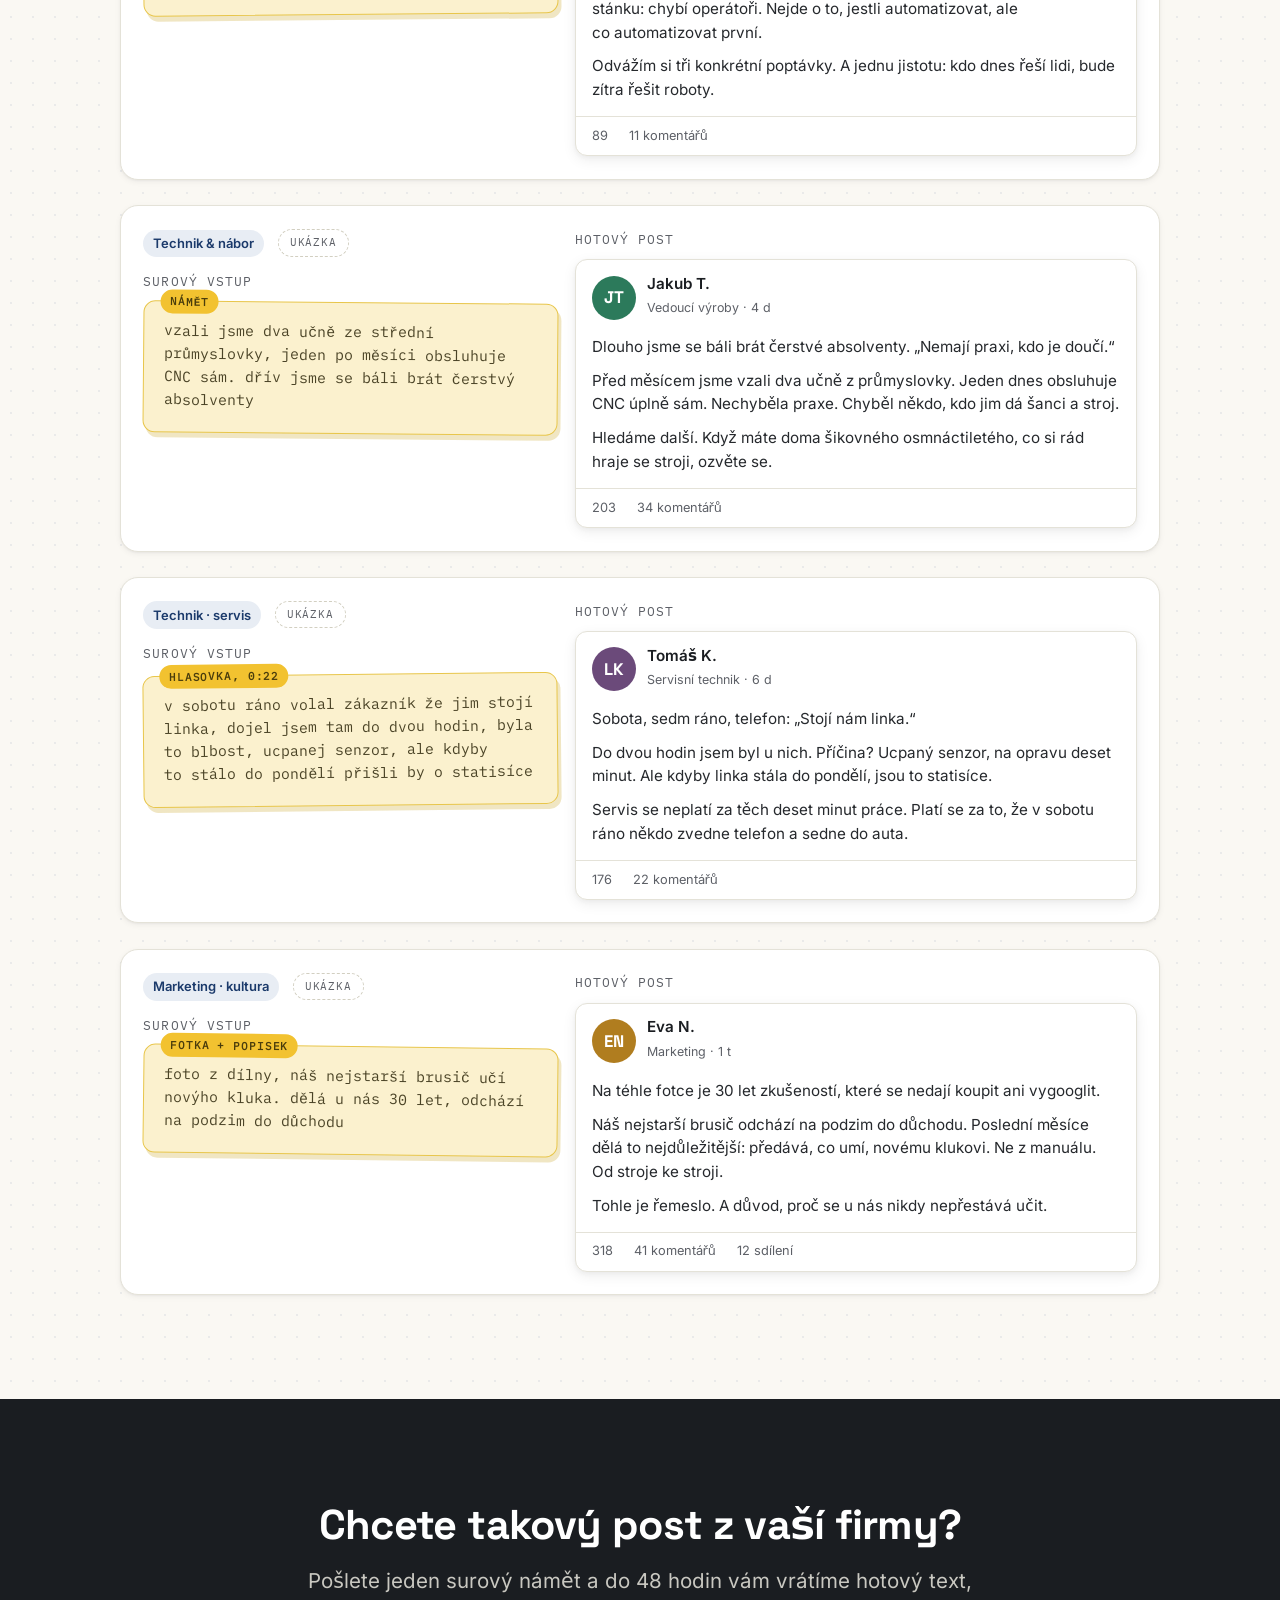
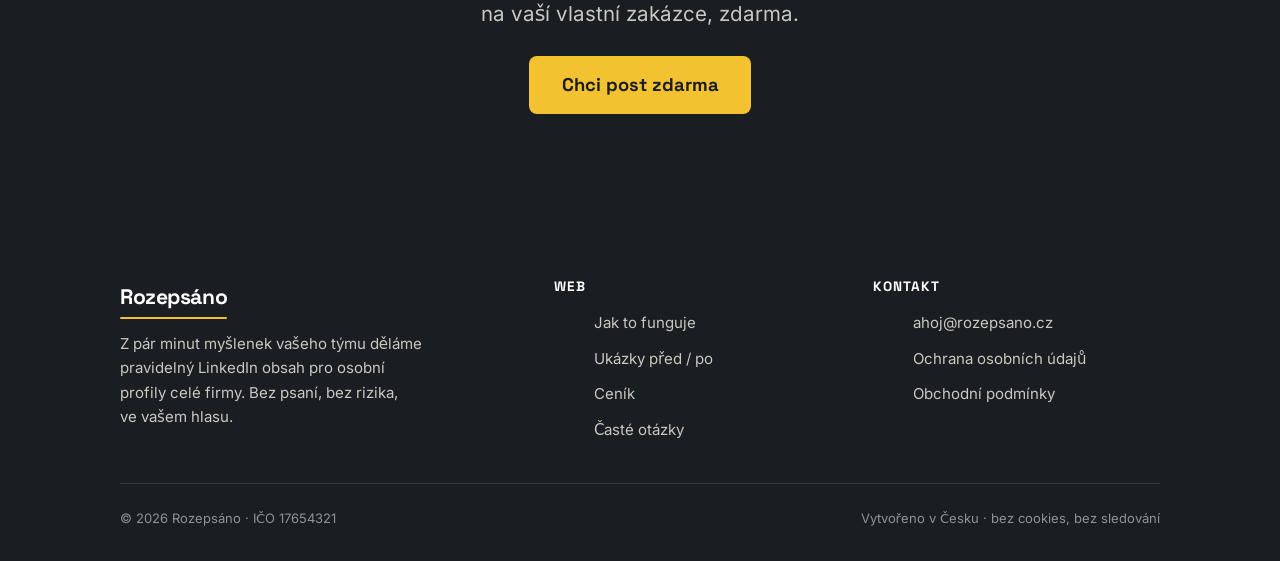
<file: ukazky/index.html>
<!doctype html>
<html lang="cs">
<head>
  <meta charset="utf-8" />
  <meta name="viewport" content="width=device-width, initial-scale=1" />
  <title>Ukázky před / po — z poznámky hotový LinkedIn post | Rozepsáno</title>
  <meta name="description" content="Galerie ukázek: surový námět od týmu vlevo, hotový LinkedIn post vpravo. Reálné situace z výroby, obchodu a náboru — ve vašem hlasu, bez AI omáčky." />
  <link rel="canonical" href="https://rozepsano.cz/ukazky/" />
  <meta property="og:type" content="website" />
  <meta property="og:locale" content="cs_CZ" />
  <meta property="og:title" content="Ukázky před / po — z poznámky hotový LinkedIn post" />
  <meta property="og:description" content="Vlevo, co přišlo od týmu. Vpravo, co jsme vrátili. Napříč rolemi." />
  <meta property="og:url" content="https://rozepsano.cz/ukazky/" />
  <meta property="og:image" content="https://rozepsano.cz/assets/img/og.png" />
  <link rel="icon" href="../favicon.svg" type="image/svg+xml" />
  <link rel="preload" href="../assets/fonts/space-grotesk-700.woff2" as="font" type="font/woff2" crossorigin />
  <link rel="stylesheet" href="../assets/css/tokens.css" />
  <link rel="stylesheet" href="../assets/css/main.css" />
</head>
<body>
  <a class="skip-link" href="#main">Přeskočit na obsah</a>

  <header class="site-header">
    <div class="wrap nav">
      <a class="brand" href="../" aria-label="Rozepsáno — domů"><span class="brand__mark">Rozepsáno</span><span class="brand__cursor" aria-hidden="true"></span></a>
      <nav class="nav__links" aria-label="Hlavní navigace">
        <a href="../#jak-to-funguje">Jak to funguje</a>
        <a href="../ukazky/">Ukázky</a>
        <a href="../cenik/">Ceník</a>
        <a href="../#faq">FAQ</a>
      </nav>
      <div class="nav__cta">
        <a class="btn btn--ghost" href="../#call">Domluvit 20 minut</a>
        <a class="btn btn--primary" href="../#post-zdarma">Chci post zdarma</a>
        <button class="nav__toggle" aria-label="Otevřít menu" aria-expanded="false" aria-controls="mobile-menu">
          <svg viewBox="0 0 24 24" fill="none" stroke="currentColor" stroke-width="2" aria-hidden="true"><path d="M3 6h18M3 12h18M3 18h18"/></svg>
        </button>
      </div>
    </div>
    <div class="mobile-menu" id="mobile-menu">
      <a href="../#jak-to-funguje">Jak to funguje</a>
      <a href="../ukazky/">Ukázky</a>
      <a href="../cenik/">Ceník</a>
      <a href="../#faq">FAQ</a>
      <a class="btn btn--primary btn--block" href="../#post-zdarma">Chci post zdarma</a>
    </div>
  </header>

  <main id="main">
    <section class="subpage-hero">
      <div class="wrap">
        <p class="breadcrumb"><a href="../">Domů</a> / Ukázky</p>
        <div class="section-head reveal">
          <p class="eyebrow">Ukázky před / po</p>
          <h1>Vlevo, co přišlo od&nbsp;týmu. Vpravo, co jsme vrátili.</h1>
          <p class="lead">Ilustrační ukázky: situace, které se&nbsp;ve&nbsp;výrobní a&nbsp;B2B firmě dějí každý týden, ne&nbsp;skutečné texty klientů. Ty nezveřejňujeme nikdy, mlčenlivost je&nbsp;součást smlouvy. Ke&nbsp;každému hlavnímu postu vzniká i&nbsp;reshare verze pro kolegy v&nbsp;jejich hlasu.</p>
        </div>
      </div>
    </section>

    <section class="section" style="padding-top:1rem">
      <div class="wrap">
        <div class="samples-list">

          <!-- 1 -->
          <article class="sample reveal">
            <div>
              <span class="sample__role">Majitel · expedice</span>
              <span class="demo-flag">Ukázka</span>
              <p class="sample__label">Surový vstup</p>
              <div class="note" style="rotate:-.7deg">
                <span class="note__tag">Hlasovka, 0:14</span>
                dneska jsme expedovali formu pro německýho zákazníka, 3&nbsp;tejdny místo 6, kluci makali o&nbsp;víkendech
              </div>
            </div>
            <div>
              <p class="sample__label">Hotový post</p>
              <div class="li-post">
                <div class="li-post__head">
                  <div class="li-post__avatar avatar-blue">MN</div>
                  <div class="li-post__who"><b>Martin N.</b><span>Jednatel <span class="li-dot">·</span> 2&nbsp;h</span></div>
                </div>
                <div class="li-post__body">
                  <p>Německý zákazník nám v&nbsp;pondělí volal s&nbsp;prosbou, kterou slýcháme čím dál častěji: „Zvládnete to za&nbsp;tři týdny? Standardně je&nbsp;to šest.“</p>
                  <p>Kývli jsme na&nbsp;tři. Ne&nbsp;kvůli zázraku. Kvůli partě lidí, co&nbsp;vzala dvě soboty za&nbsp;svoje. Věděli proč: na&nbsp;druhé straně stála zákazníkovi linka.</p>
                  <p>Dneska je&nbsp;forma na&nbsp;cestě do&nbsp;Bavorska. Rychlost není o&nbsp;strojích. Je&nbsp;o&nbsp;lidech, kteří chápou, co&nbsp;je v&nbsp;sázce.</p>
                </div>
                <div class="li-post__foot"><span>148</span><span>27&nbsp;komentářů</span><span>9&nbsp;sdílení</span></div>
              </div>
              <div class="reshare-row">
                <div class="reshare">
                  <div class="reshare__head"><div class="reshare__avatar avatar-green">JT</div><div class="reshare__who"><b>Jakub T.</b><span>Vedoucí obrobny</span></div></div>
                  <div class="reshare__body">„Nejtěžší nebyla obrobna, ale sladit termíny, aby se&nbsp;nic nezaseklo na&nbsp;kontrole. Dvě soboty, ale odjelo to&nbsp;hotové.“</div>
                </div>
                <div class="reshare">
                  <div class="reshare__head"><div class="reshare__avatar avatar-amber">PD</div><div class="reshare__who"><b>Petra D.</b><span>Obchod</span></div></div>
                  <div class="reshare__body">„Nejlepší obchodní argument někdy není cena, ale ‚ano, stihneme to‘.“</div>
                </div>
              </div>
            </div>
          </article>

          <!-- 2 -->
          <article class="sample reveal">
            <div>
              <span class="sample__role">Majitel · hodnota</span>
              <span class="demo-flag">Ukázka</span>
              <p class="sample__label">Surový vstup</p>
              <div class="note" style="rotate:.6deg">
                <span class="note__tag">Námět</span>
                zákazník volal že konkurence mu nabídla o&nbsp;15&nbsp;% levněji, nakonec zůstal u&nbsp;nás kvůli servisu, za&nbsp;5&nbsp;let ani jedna reklamace
              </div>
            </div>
            <div>
              <p class="sample__label">Hotový post</p>
              <div class="li-post">
                <div class="li-post__head">
                  <div class="li-post__avatar avatar-blue">MN</div>
                  <div class="li-post__who"><b>Martin N.</b><span>Jednatel <span class="li-dot">·</span> 1&nbsp;d</span></div>
                </div>
                <div class="li-post__body">
                  <p>Minulý týden mi zákazník otevřeně řekl, že má nabídku o&nbsp;15&nbsp;% levnější. A&nbsp;přesto zůstal.</p>
                  <p>Ptal jsem se&nbsp;proč. Odpověď: „Za&nbsp;pět let jsem u&nbsp;vás neřešil jedinou reklamaci. To&nbsp;patnáct procent nedožene.“</p>
                  <p>Nejlevnější nabídka a&nbsp;nejlevnější zakázka nejsou totéž. Rozdíl se&nbsp;pozná až za&nbsp;pár let. My na&nbsp;něm stavíme celou firmu.</p>
                </div>
                <div class="li-post__foot"><span>112</span><span>18&nbsp;komentářů</span></div>
              </div>
            </div>
          </article>

          <!-- 3 -->
          <article class="sample reveal">
            <div>
              <span class="sample__role">Obchodník · veletrh</span>
              <span class="demo-flag">Ukázka</span>
              <p class="sample__label">Surový vstup</p>
              <div class="note" style="rotate:-.5deg">
                <span class="note__tag">Poznámky z&nbsp;telefonu</span>
                MSV Brno, hala P, nabušeno. 40&nbsp;vizitek, tři fakt zajímavý poptávky na&nbsp;automatizaci linky. lidi řešej hlavně nedostatek operátorů
              </div>
            </div>
            <div>
              <p class="sample__label">Hotový post</p>
              <div class="li-post">
                <div class="li-post__head">
                  <div class="li-post__avatar avatar-amber">PD</div>
                  <div class="li-post__who"><b>Petra D.</b><span>Obchodní manažerka <span class="li-dot">·</span> 3&nbsp;d</span></div>
                </div>
                <div class="li-post__body">
                  <p>Tři dny na&nbsp;MSV v&nbsp;Brně, hala&nbsp;P. Veletrhy se&nbsp;pořád vyplácí, když víte, koho hledat.</p>
                  <p>Ze&nbsp;čtyřiceti rozhovorů se&nbsp;jedna věc opakovala u&nbsp;každého druhého stánku: chybí operátoři. Nejde o&nbsp;to, jestli automatizovat, ale co&nbsp;automatizovat první.</p>
                  <p>Odvážím si tři konkrétní poptávky. A&nbsp;jednu jistotu: kdo dnes řeší lidi, bude zítra řešit roboty.</p>
                </div>
                <div class="li-post__foot"><span>89</span><span>11&nbsp;komentářů</span></div>
              </div>
            </div>
          </article>

          <!-- 4 -->
          <article class="sample reveal">
            <div>
              <span class="sample__role">Technik &amp; nábor</span>
              <span class="demo-flag">Ukázka</span>
              <p class="sample__label">Surový vstup</p>
              <div class="note" style="rotate:.5deg">
                <span class="note__tag">Námět</span>
                vzali jsme dva učně ze&nbsp;střední průmyslovky, jeden po&nbsp;měsíci obsluhuje CNC sám. dřív jsme se&nbsp;báli brát čerstvý absolventy
              </div>
            </div>
            <div>
              <p class="sample__label">Hotový post</p>
              <div class="li-post">
                <div class="li-post__head">
                  <div class="li-post__avatar avatar-green">JT</div>
                  <div class="li-post__who"><b>Jakub T.</b><span>Vedoucí výroby <span class="li-dot">·</span> 4&nbsp;d</span></div>
                </div>
                <div class="li-post__body">
                  <p>Dlouho jsme se&nbsp;báli brát čerstvé absolventy. „Nemají praxi, kdo je&nbsp;doučí.“</p>
                  <p>Před měsícem jsme vzali dva učně z&nbsp;průmyslovky. Jeden dnes obsluhuje CNC úplně sám. Nechyběla praxe. Chyběl někdo, kdo jim dá šanci a&nbsp;stroj.</p>
                  <p>Hledáme další. Když máte doma šikovného osmnáctiletého, co&nbsp;si rád hraje se&nbsp;stroji, ozvěte se.</p>
                </div>
                <div class="li-post__foot"><span>203</span><span>34&nbsp;komentářů</span></div>
              </div>
            </div>
          </article>

          <!-- 5 -->
          <article class="sample reveal">
            <div>
              <span class="sample__role">Technik · servis</span>
              <span class="demo-flag">Ukázka</span>
              <p class="sample__label">Surový vstup</p>
              <div class="note" style="rotate:-.6deg">
                <span class="note__tag">Hlasovka, 0:22</span>
                v&nbsp;sobotu ráno volal zákazník že jim stojí linka, dojel jsem tam do&nbsp;dvou hodin, byla to blbost, ucpanej senzor, ale kdyby to&nbsp;stálo do&nbsp;pondělí přišli by o&nbsp;statisíce
              </div>
            </div>
            <div>
              <p class="sample__label">Hotový post</p>
              <div class="li-post">
                <div class="li-post__head">
                  <div class="li-post__avatar avatar-plum">LK</div>
                  <div class="li-post__who"><b>Tomáš K.</b><span>Servisní technik <span class="li-dot">·</span> 6&nbsp;d</span></div>
                </div>
                <div class="li-post__body">
                  <p>Sobota, sedm ráno, telefon: „Stojí nám linka.“</p>
                  <p>Do&nbsp;dvou hodin jsem byl u&nbsp;nich. Příčina? Ucpaný senzor, na&nbsp;opravu deset minut. Ale kdyby linka stála do&nbsp;pondělí, jsou to&nbsp;statisíce.</p>
                  <p>Servis se&nbsp;neplatí za&nbsp;těch deset minut práce. Platí se&nbsp;za&nbsp;to, že v&nbsp;sobotu ráno někdo zvedne telefon a&nbsp;sedne do&nbsp;auta.</p>
                </div>
                <div class="li-post__foot"><span>176</span><span>22&nbsp;komentářů</span></div>
              </div>
            </div>
          </article>

          <!-- 6 -->
          <article class="sample reveal">
            <div>
              <span class="sample__role">Marketing · kultura</span>
              <span class="demo-flag">Ukázka</span>
              <p class="sample__label">Surový vstup</p>
              <div class="note" style="rotate:.7deg">
                <span class="note__tag">Fotka + popisek</span>
                foto z&nbsp;dílny, náš nejstarší brusič učí novýho kluka. dělá u&nbsp;nás 30&nbsp;let, odchází na&nbsp;podzim do&nbsp;důchodu
              </div>
            </div>
            <div>
              <p class="sample__label">Hotový post</p>
              <div class="li-post">
                <div class="li-post__head">
                  <div class="li-post__avatar avatar-amber">EN</div>
                  <div class="li-post__who"><b>Eva N.</b><span>Marketing <span class="li-dot">·</span> 1&nbsp;t</span></div>
                </div>
                <div class="li-post__body">
                  <p>Na&nbsp;téhle fotce je&nbsp;30&nbsp;let zkušeností, které se&nbsp;nedají koupit ani vygooglit.</p>
                  <p>Náš nejstarší brusič odchází na&nbsp;podzim do&nbsp;důchodu. Poslední měsíce dělá to&nbsp;nejdůležitější: předává, co&nbsp;umí, novému klukovi. Ne&nbsp;z&nbsp;manuálu. Od&nbsp;stroje ke&nbsp;stroji.</p>
                  <p>Tohle je&nbsp;řemeslo. A&nbsp;důvod, proč se&nbsp;u&nbsp;nás nikdy nepřestává učit.</p>
                </div>
                <div class="li-post__foot"><span>318</span><span>41&nbsp;komentářů</span><span>12&nbsp;sdílení</span></div>
              </div>
            </div>
          </article>

        </div>

      </div>
    </section>

    <section class="section section--ink">
      <div class="wrap narrow center">
        <div class="reveal">
          <h2>Chcete takový post z&nbsp;vaší firmy?</h2>
          <p class="lead" style="margin:1rem auto 1.6rem">Pošlete jeden surový námět a&nbsp;do&nbsp;48&nbsp;hodin vám vrátíme hotový text, na&nbsp;vaší vlastní zakázce, zdarma.</p>
          <a class="btn btn--on-ink btn--lg" href="../#post-zdarma">Chci post zdarma</a>
        </div>
      </div>
    </section>
  </main>

  <footer class="site-footer">
    <div class="wrap">
      <div class="footer-grid">
        <div>
          <span class="brand">Rozepsáno</span>
          <p>Z&nbsp;pár minut myšlenek vašeho týmu děláme pravidelný LinkedIn obsah pro osobní profily celé firmy. Bez psaní, bez rizika, ve&nbsp;vašem hlasu.</p>
        </div>
        <div class="footer-col">
          <h4>Web</h4>
          <ul>
            <li><a href="../#jak-to-funguje">Jak to&nbsp;funguje</a></li>
            <li><a href="../ukazky/">Ukázky před&nbsp;/&nbsp;po</a></li>
            <li><a href="../cenik/">Ceník</a></li>
            <li><a href="../#faq">Časté otázky</a></li>
          </ul>
        </div>
        <div class="footer-col">
          <h4>Kontakt</h4>
          <ul>
            <li><a href="mailto:ahoj@rozepsano.cz">ahoj@rozepsano.cz</a></li>
            <li><a href="../ochrana-osobnich-udaju/">Ochrana osobních údajů</a></li>
            <li><a href="../obchodni-podminky/">Obchodní podmínky</a></li>
          </ul>
        </div>
      </div>
      <div class="footer-bottom">
        <span>© <span id="year">2026</span> Rozepsáno · IČO 17654321</span>
        <span>Vytvořeno v&nbsp;Česku · bez cookies, bez sledování</span>
      </div>
    </div>
  </footer>

  <script src="../assets/js/main.js" defer></script>
</body>
</html>
</file>
<file: assets/css/tokens.css>
/* =========================================================================
   Rozepsáno — Design tokens
   Jediné místo pravdy pro barvy, typografii a rozměry.
   Určeno k opětovnému použití v klientském portálu (fáze 3).
   ========================================================================= */

:root {
  /* --- Barvy: základ --- */
  --paper:        #FAF8F3;   /* pozadí — papír, ne krém */
  --paper-2:      #F3F2EC;   /* jemně odlišené sekce */
  --ink:          #1A1D21;   /* hlavní text */
  --ink-soft:     #3A3F45;   /* podtext */
  --muted:        #5D6067;   /* sekundární text, popisky */
  --line:         #E4E2D8;   /* okraje, oddělovače */
  --line-strong:  #D2CFC1;
  --card:         #FFFFFF;   /* karty */

  /* --- Barvy: akcent (inkoustová modrá, zafixováno) --- */
  --accent:       #1B3A6B;
  --accent-hover: #142C50;
  --accent-soft:  #E8EDF4;   /* světlé pozadí akcentu */
  --accent-ink:   #FFFFFF;   /* text na akcentu */

  /* --- Sekundární akcent: signální žlutá (jen „surový vstup") --- */
  --signal:       #F2C230;
  --signal-soft:  #FBF1CE;
  --signal-line:  #E8C64B;

  /* --- LinkedIn modř: VÝHRADNĚ uvnitř mock-upů postů --- */
  --linkedin:     #0A66C2;

  /* --- Stavové --- */
  --ok:           #17795E;
  --ok-soft:      #E3F1EC;
  --err:          #B23B3B;

  /* --- Typografie --- */
  --font-display: "Space Grotesk", system-ui, -apple-system, "Segoe UI", sans-serif;
  --font-text:    "Inter", system-ui, -apple-system, "Segoe UI", Roboto, sans-serif;
  --font-mono:    "IBM Plex Mono", ui-monospace, "Cascadia Mono", Consolas, monospace;

  /* Fluidní typografická škála (clamp: mobil → desktop) */
  --fs-hero:  clamp(2.25rem, 1.4rem + 3.6vw, 3.9rem);
  --fs-h2:    clamp(1.65rem, 1.2rem + 1.9vw, 2.6rem);
  --fs-h3:    clamp(1.2rem, 1.05rem + 0.7vw, 1.5rem);
  --fs-lead:  clamp(1.05rem, 0.98rem + 0.4vw, 1.28rem);
  --fs-body:  1.0625rem;
  --fs-sm:    0.9375rem;
  --fs-xs:    0.8125rem;

  --lh-tight: 1.08;
  --lh-snug:  1.28;
  --lh-body:  1.62;

  /* --- Rozměry --- */
  --maxw:     1120px;
  --maxw-narrow: 760px;
  --gutter:   clamp(1.15rem, 0.6rem + 2.4vw, 2.5rem);
  --section-y: clamp(3.5rem, 2rem + 6vw, 6.5rem);

  /* --- Radius --- */
  --r-sm: 8px;
  --r-md: 12px;
  --r-lg: 18px;
  --r-pill: 999px;

  /* --- Stíny (jemné) --- */
  --sh-1: 0 1px 2px rgba(26, 29, 33, 0.04), 0 2px 6px rgba(26, 29, 33, 0.05);
  --sh-2: 0 4px 14px rgba(26, 29, 33, 0.07), 0 2px 4px rgba(26, 29, 33, 0.04);
  --sh-3: 0 12px 34px rgba(20, 41, 77, 0.13);
  --sh-note: 3px 5px 0 rgba(200, 165, 40, 0.28);

  /* --- Pohyb --- */
  --ease: cubic-bezier(0.22, 0.61, 0.36, 1);
  --dur:  0.5s;
}
</file>
<file: assets/css/main.css>
/* =========================================================================
   Rozepsáno — main.css
   Komponenty a layout. Tokeny viz tokens.css.
   ========================================================================= */

/* ---------- Self-hosted fonty ---------- */
@font-face {
  font-family: "Space Grotesk";
  font-style: normal; font-weight: 500; font-display: swap;
  src: url("../fonts/space-grotesk-500.woff2") format("woff2");
}
@font-face {
  font-family: "Space Grotesk";
  font-style: normal; font-weight: 700; font-display: swap;
  src: url("../fonts/space-grotesk-700.woff2") format("woff2");
}
@font-face {
  font-family: "Inter";
  font-style: normal; font-weight: 400; font-display: swap;
  src: url("../fonts/inter-400.woff2") format("woff2");
}
@font-face {
  font-family: "Inter";
  font-style: normal; font-weight: 600; font-display: swap;
  src: url("../fonts/inter-600.woff2") format("woff2");
}
@font-face {
  font-family: "IBM Plex Mono";
  font-style: normal; font-weight: 400; font-display: swap;
  src: url("../fonts/ibm-plex-mono-400.woff2") format("woff2");
}

/* ---------- Reset / base ---------- */
*, *::before, *::after { box-sizing: border-box; }
* { margin: 0; }
html { -webkit-text-size-adjust: 100%; scroll-behavior: smooth; }
@media (prefers-reduced-motion: reduce) {
  html { scroll-behavior: auto; }
}
body {
  font-family: var(--font-text);
  font-size: var(--fs-body);
  line-height: var(--lh-body);
  color: var(--ink);
  background-color: var(--paper);
  background-image: radial-gradient(rgba(27, 58, 107, 0.07) 1px, transparent 1px);
  background-size: 22px 22px;
  -webkit-font-smoothing: antialiased;
  text-rendering: optimizeLegibility;
}
img, svg, picture { display: block; max-width: 100%; }
a { color: inherit; }
button, input, textarea, select { font: inherit; color: inherit; }
:focus-visible {
  outline: 3px solid var(--accent);
  outline-offset: 2px;
  border-radius: 4px;
}
h1, h2, h3, h4 {
  font-family: var(--font-display);
  font-weight: 700;
  line-height: var(--lh-tight);
  letter-spacing: -0.015em;
  color: var(--ink);
}
h2 { font-size: var(--fs-h2); }
h3 { font-size: var(--fs-h3); line-height: var(--lh-snug); }
p { text-wrap: pretty; }

/* ---------- Layout ---------- */
.wrap { width: 100%; max-width: var(--maxw); margin-inline: auto; padding-inline: var(--gutter); }
.narrow { max-width: var(--maxw-narrow); }
.section { padding-block: var(--section-y); }
.section--tint { background: var(--paper-2); }
.section--ink { background: var(--ink); color: #EDECE6; }
.section--ink h2, .section--ink h3 { color: #FFFFFF; }
.section-head { max-width: 720px; margin-bottom: clamp(2rem, 1rem + 3vw, 3.25rem); }
.section-head.center { margin-inline: auto; text-align: center; }
.eyebrow {
  font-family: var(--font-mono);
  font-size: var(--fs-xs);
  letter-spacing: 0.14em;
  text-transform: uppercase;
  color: var(--accent);
  margin-bottom: 0.9rem;
}
.section--ink .eyebrow { color: var(--signal); }
.lead { font-size: var(--fs-lead); color: var(--ink-soft); }
.section--ink .lead { color: #C9C8C1; }

/* ---------- Skip link ---------- */
.skip-link {
  position: absolute; left: 0.6rem; top: -3.5rem;
  background: var(--accent); color: #fff; padding: 0.65rem 1rem;
  border-radius: var(--r-sm); z-index: 200; transition: top 0.2s var(--ease);
}
.skip-link:focus { top: 0.6rem; }

/* ---------- Buttons ---------- */
.btn {
  display: inline-flex; align-items: center; justify-content: center; gap: 0.5rem;
  font-family: var(--font-display); font-weight: 700; font-size: 1.0625rem;
  line-height: 1; text-decoration: none; cursor: pointer;
  padding: 0.95rem 1.5rem; border-radius: var(--r-sm); border: 2px solid transparent;
  transition: transform 0.15s var(--ease), background 0.15s var(--ease),
              box-shadow 0.15s var(--ease), color 0.15s var(--ease);
}
.btn:active { transform: translateY(1px); }
.btn--primary {
  position: relative; overflow: hidden;
  background: linear-gradient(155deg, #24487F 0%, var(--accent) 55%, var(--accent-hover) 100%); color: var(--accent-ink); box-shadow: var(--sh-2);
}
.btn--primary:hover { background: linear-gradient(155deg, #2A5290 0%, var(--accent-hover) 70%, #0F203B 100%); box-shadow: var(--sh-3); transform: translateY(-1px); }
.btn--primary::after {
  content: ""; position: absolute; top: 0; left: -60%; width: 35%; height: 100%;
  background: linear-gradient(115deg, transparent, rgba(255, 255, 255, 0.4), transparent);
  animation: sheen 4.5s ease-in-out infinite;
}
@keyframes sheen { 0% { left: -60%; } 45%, 100% { left: 130%; } }
@media (prefers-reduced-motion: reduce) { .btn--primary::after { animation: none; display: none; } }
.btn--ghost { background: transparent; color: var(--accent); border-color: var(--line-strong); }
.btn--ghost:hover { border-color: var(--accent); background: var(--accent-soft); }
.btn--on-ink { background: var(--signal); color: var(--ink); }
.btn--on-ink:hover { background: #ffce49; }
.btn--lg { padding: 1.1rem 1.9rem; font-size: 1.15rem; }
.btn--block { width: 100%; }

.cta-row { display: flex; flex-wrap: wrap; gap: 0.85rem; align-items: center; }
.microcopy { font-size: var(--fs-sm); color: var(--muted); margin-top: 0.9rem; }
.microcopy strong { color: var(--ink-soft); font-weight: 600; }

/* ---------- Header ---------- */
.site-header {
  position: sticky; top: 0; z-index: 100;
  background: color-mix(in srgb, var(--paper) 88%, transparent);
  backdrop-filter: saturate(1.4) blur(10px);
  border-bottom: 1px solid transparent;
  transition: border-color 0.25s var(--ease), box-shadow 0.25s var(--ease);
}
.site-header.is-scrolled { border-bottom-color: var(--line); box-shadow: var(--sh-1); }
.nav { display: flex; align-items: center; justify-content: space-between; gap: 1rem; min-height: 68px; }
.brand {
  position: relative;
  display: inline-flex; align-items: center; gap: 0.55rem;
  font-family: var(--font-display); font-weight: 700; font-size: 1.32rem;
  letter-spacing: -0.02em; text-decoration: none; color: var(--ink);
  padding-bottom: 0.3rem;
}
.brand__mark { color: var(--accent); }
.brand__cursor {
  display: inline-block; width: 3px; height: 1.05em; background: var(--signal);
  translate: 0 0.14em; border-radius: 1px;
  animation: blink 1.15s steps(1) infinite;
}
.brand::after {
  content: ""; position: absolute; left: 0; bottom: 0; width: 100%; height: 2px;
  background: var(--signal); border-radius: 2px; transform-origin: left;
  animation: breathe 3.2s ease-in-out infinite;
}
@keyframes blink { 50% { opacity: 0; } }
@keyframes breathe { 0%, 100% { opacity: 0.32; transform: scaleX(0.55); } 50% { opacity: 0.9; transform: scaleX(1); } }
@media (prefers-reduced-motion: reduce) {
  .brand__cursor { animation: none; }
  .brand::after { animation: none; opacity: 0.6; transform: none; }
}

.brand-group { display: flex; align-items: center; gap: 0.9rem; min-width: 0; }
.brand__claim {
  display: none; font-family: var(--font-mono); font-size: 0.72rem;
  color: var(--muted); letter-spacing: 0.01em; padding-left: 0.9rem;
  border-left: 1px solid var(--line-strong); white-space: nowrap;
}
@media (min-width: 1360px) { .brand__claim { display: inline-block; } }

.nav__links { display: flex; align-items: center; gap: 1.5rem; }
.nav__links a { text-decoration: none; color: var(--ink-soft); font-size: var(--fs-sm); font-weight: 600; }
.nav__links a:hover { color: var(--accent); }
.nav__cta { display: flex; align-items: center; gap: 0.75rem; }
.nav__toggle { display: none; }

@media (max-width: 860px) {
  .nav__links, .nav__cta .btn--ghost, .nav__cta .btn--primary { display: none; }
  .nav__toggle {
    display: inline-flex; align-items: center; justify-content: center;
    width: 44px; height: 44px; background: transparent; border: 1px solid var(--line-strong);
    border-radius: var(--r-sm); cursor: pointer;
  }
  .nav__toggle svg { width: 22px; height: 22px; }
  .mobile-menu {
    position: fixed; inset: 68px 0 auto 0; background: var(--paper);
    border-bottom: 1px solid var(--line); padding: 1rem var(--gutter) 1.6rem;
    display: none; flex-direction: column; gap: 0.35rem; z-index: 99; box-shadow: var(--sh-2);
  }
  .mobile-menu.is-open { display: flex; }
  .mobile-menu a { padding: 0.85rem 0.4rem; text-decoration: none; font-weight: 600; border-bottom: 1px solid var(--line); }
  .mobile-menu .btn { margin-top: 0.8rem; }
}
@media (min-width: 861px) { .mobile-menu { display: none !important; } }

/* ---------- Hero ---------- */
.hero { padding-block: clamp(2.5rem, 1rem + 6vw, 5.5rem) var(--section-y); position: relative; overflow: hidden; }
.hero::before {
  content: ""; position: absolute; inset: -10% -10% auto -10%; height: 60%; z-index: -1;
  background: radial-gradient(60% 100% at 30% 0%, var(--accent-soft) 0%, transparent 70%);
}
.hero__grid { display: grid; gap: clamp(2rem, 1rem + 4vw, 3.5rem); align-items: center; }
@media (min-width: 940px) { .hero__grid { grid-template-columns: 1.02fr 1fr; } }
.hero__badge {
  display: inline-flex; align-items: center; gap: 0.5rem;
  font-family: var(--font-mono); font-size: var(--fs-xs); letter-spacing: 0.06em;
  color: var(--ink-soft); background: var(--card); border: 1px solid var(--line);
  padding: 0.4rem 0.8rem; border-radius: var(--r-pill); margin-bottom: 1.4rem;
}
.hero__badge .dot { width: 8px; height: 8px; border-radius: 50%; background: var(--ok); }
.hero h1 { font-size: var(--fs-hero); margin-bottom: 1.15rem; }
.hero h1 .hl { color: var(--accent); }
.hero__sub { font-size: var(--fs-lead); color: var(--ink-soft); max-width: 34ch; margin-bottom: 1.7rem; }
.hero__claim { font-family: var(--font-mono); font-size: var(--fs-sm); color: var(--accent); margin-top: 0.7rem; letter-spacing: 0.01em; }
.hero__proof { display: flex; flex-wrap: wrap; gap: 1.4rem; margin-top: 1.9rem; }
.hero__proof .stat { line-height: 1.2; }
.hero__proof .stat b { font-family: var(--font-display); font-size: 1.5rem; color: var(--ink); display: block; }
.hero__proof .stat span { font-size: var(--fs-xs); color: var(--muted); }

.hero__demo { position: relative; }
.hero__demo::before {
  content: ""; position: absolute; top: 8%; right: -8%; width: 75%; height: 65%;
  background: radial-gradient(circle, var(--accent-soft) 0%, transparent 72%);
  filter: blur(28px); z-index: -1; opacity: 0.9; pointer-events: none;
}

/* ---------- Transformace: surová poznámka ---------- */
.note {
  position: relative; background: var(--signal-soft); border: 1px solid var(--signal-line);
  border-radius: var(--r-md); padding: 1.15rem 1.25rem 1.25rem;
  font-family: var(--font-mono); font-size: 0.925rem; line-height: 1.55; color: #4a4326;
  box-shadow: var(--sh-note); rotate: -1.1deg;
}
.note__tag {
  position: absolute; top: -0.72rem; left: 1rem; background: var(--signal); color: #4a3d0c;
  font-size: 0.68rem; letter-spacing: 0.08em; text-transform: uppercase;
  padding: 0.2rem 0.6rem; border-radius: var(--r-pill); font-weight: 700;
}
.note__meta { margin-top: 0.85rem; font-size: 0.72rem; color: #8a7c3a; }

/* Šipka proměny */
.transform-arrow {
  display: grid; place-items: center; margin: 0.4rem 0; color: var(--accent);
  font-family: var(--font-mono); font-size: var(--fs-xs); letter-spacing: 0.1em; text-transform: uppercase;
}
.transform-arrow svg { width: 26px; height: 26px; animation: sway 2.6s ease-in-out infinite; }
@keyframes sway { 0%, 100% { transform: translateY(-2px); } 50% { transform: translateY(3px); } }
@media (prefers-reduced-motion: reduce) { .transform-arrow svg { animation: none; } }

/* ---------- LinkedIn post mockup ---------- */
.li-post {
  background: var(--card); border: 1px solid var(--line); border-radius: var(--r-md);
  box-shadow: var(--sh-2); overflow: hidden;
}
.li-post__head { display: flex; align-items: center; gap: 0.7rem; padding: 0.9rem 1rem 0.5rem; }
.li-post__avatar {
  width: 44px; height: 44px; border-radius: 50%; flex-shrink: 0;
  display: grid; place-items: center; font-family: var(--font-display); font-weight: 700;
  color: #fff; font-size: 1.05rem;
}
.li-post__who b { display: block; font-size: 0.95rem; font-weight: 600; line-height: 1.2; color: var(--ink); }
.li-post__who span { font-size: 0.78rem; color: var(--muted); }
.li-post__who .li-dot { color: var(--muted); }
.li-post__body { padding: 0.4rem 1rem 0.9rem; font-size: 0.95rem; line-height: 1.55; color: #26292d; }
.li-post__body p { margin-bottom: 0.65rem; }
.li-post__body p:last-child { margin-bottom: 0; }
.li-post__hashtags { color: var(--linkedin); font-weight: 600; }
.li-post__foot {
  display: flex; gap: 1.3rem; padding: 0.55rem 1rem; border-top: 1px solid var(--line);
  color: var(--muted); font-size: 0.8rem;
}
.li-post__foot span { display: inline-flex; align-items: center; gap: 0.35rem; }
.li-post__foot svg { width: 16px; height: 16px; }

/* reshare mini karty */
.reshare-row { display: grid; gap: 0.75rem; margin-top: 0.9rem; }
@media (min-width: 560px) { .reshare-row { grid-template-columns: 1fr 1fr; } }
.reshare {
  background: var(--card); border: 1px solid var(--line); border-radius: var(--r-sm);
  padding: 0.75rem 0.85rem; box-shadow: var(--sh-1);
}
.reshare__head { display: flex; align-items: center; gap: 0.5rem; margin-bottom: 0.5rem; }
.reshare__avatar { width: 26px; height: 26px; border-radius: 50%; display: grid; place-items: center; color: #fff; font-size: 0.72rem; font-weight: 700; font-family: var(--font-display); }
.reshare__who { font-size: 0.76rem; line-height: 1.15; }
.reshare__who b { display: block; font-weight: 600; color: var(--ink); }
.reshare__who span { color: var(--muted); }
.reshare__body { font-size: 0.8rem; line-height: 1.45; color: #3a3d42; }

.avatar-blue  { background: #2f5c8f; }
.avatar-green { background: #2c7a5b; }
.avatar-amber { background: #b07d1f; }
.avatar-plum  { background: #6b4a7a; }

/* ---------- Karty (obecné) ---------- */
.cards { display: grid; gap: 1.1rem; }
.cards--3 { grid-template-columns: 1fr; }
@media (min-width: 720px) { .cards--3 { grid-template-columns: repeat(3, 1fr); } }
.card {
  background: var(--card); border: 1px solid var(--line); border-radius: var(--r-md);
  padding: 1.5rem; box-shadow: var(--sh-1);
  transition: transform 0.2s var(--ease), box-shadow 0.2s var(--ease), border-color 0.2s var(--ease);
}
.card:hover { transform: translateY(-3px); box-shadow: var(--sh-2); border-color: var(--line-strong); }
@media (prefers-reduced-motion: reduce) { .card:hover { transform: none; } }
.card h3 { margin-bottom: 0.5rem; }
.card p { color: var(--ink-soft); font-size: var(--fs-sm); }
.card__ico {
  width: 42px; height: 42px; border-radius: var(--r-sm); display: grid; place-items: center;
  background: var(--accent-soft); color: var(--accent); margin-bottom: 1rem;
}
.card__ico svg { width: 22px; height: 22px; }

/* ---------- Jak to funguje (kroky) ---------- */
.steps { display: grid; gap: 1.1rem; counter-reset: step; }
@media (min-width: 720px) { .steps { grid-template-columns: repeat(2, 1fr); } }
@media (min-width: 1000px) { .steps { grid-template-columns: repeat(4, 1fr); } }
.step {
  position: relative; background: var(--card); border: 1px solid var(--line);
  border-radius: var(--r-md); padding: 1.5rem 1.35rem 1.35rem; box-shadow: var(--sh-1);
}
.step__n {
  font-family: var(--font-display); font-weight: 700; font-size: 1rem;
  width: 38px; height: 38px; border-radius: 50%; display: grid; place-items: center;
  background: var(--accent); color: #fff; margin-bottom: 1rem;
}
.step h3 { font-size: 1.12rem; margin-bottom: 0.4rem; }
.step p { font-size: var(--fs-sm); color: var(--ink-soft); }
.step .step__time { display: inline-block; margin-top: 0.7rem; font-family: var(--font-mono); font-size: var(--fs-xs); color: var(--accent); background: var(--accent-soft); padding: 0.2rem 0.55rem; border-radius: var(--r-pill); }

.donts {
  margin-top: 1.6rem; display: flex; flex-wrap: wrap; gap: 0.55rem 0.6rem; align-items: center;
  padding: 1rem 1.2rem; background: var(--paper-2); border: 1px dashed var(--line-strong); border-radius: var(--r-md);
}
.donts b { font-family: var(--font-display); margin-right: 0.4rem; }
.donts .chip {
  font-size: var(--fs-sm); color: var(--ink-soft); background: var(--card);
  border: 1px solid var(--line); border-radius: var(--r-pill); padding: 0.35rem 0.8rem;
}
.donts .chip::before { content: "✕"; color: var(--err); margin-right: 0.4rem; font-weight: 700; }

/* ---------- Páka týmu ---------- */
.leverage { display: grid; gap: 2rem; align-items: center; }
@media (min-width: 900px) { .leverage { grid-template-columns: 1fr 1fr; } }
.leverage__math {
  background: var(--card); border: 1px solid var(--line); border-radius: var(--r-lg);
  padding: 1.8rem; box-shadow: var(--sh-2);
}
.leverage .total {
  margin-top: 1.4rem; padding-top: 1.2rem; border-top: 1px solid var(--line);
  display: flex; align-items: baseline; gap: 0.6rem;
}
.leverage .total b { font-family: var(--font-display); font-size: 2.4rem; color: var(--accent); }
.leverage .total span { color: var(--ink-soft); font-size: var(--fs-sm); }
.leverage__list { list-style: none; display: grid; gap: 1rem; }
.leverage__list li { display: flex; gap: 0.8rem; }
.leverage__list .ic { flex-shrink: 0; width: 28px; height: 28px; border-radius: 50%; background: var(--accent-soft); color: var(--accent); display: grid; place-items: center; }
.leverage__list .ic svg { width: 16px; height: 16px; }
.leverage__list b { font-family: var(--font-display); }

/* ---------- Ukázky (před/po) ---------- */
.sample {
  background: var(--card); border: 1px solid var(--line); border-radius: var(--r-lg);
  padding: 1.4rem; box-shadow: var(--sh-1); display: grid; gap: 1rem;
}
@media (min-width: 780px) { .sample { grid-template-columns: 0.85fr 1.15fr; align-items: start; } }
.sample__label { font-family: var(--font-mono); font-size: var(--fs-xs); letter-spacing: 0.08em; text-transform: uppercase; color: var(--muted); margin-bottom: 0.6rem; }
.sample__role { display: inline-block; font-size: var(--fs-xs); font-weight: 600; color: var(--accent); background: var(--accent-soft); padding: 0.2rem 0.6rem; border-radius: var(--r-pill); margin-bottom: 0.9rem; }
.sample__label.center { text-align: center; }
.samples-list { display: grid; gap: 1.6rem; }

/* ---------- Jedna ukázka: vstup -> hlavní post -> reshare grid ---------- */
.sample-flow { display: grid; gap: 1.4rem; align-items: start; }
@media (min-width: 860px) { .sample-flow { grid-template-columns: 0.8fr auto 1.2fr; } }
.sample-flow__step { display: grid; gap: 0.6rem; align-content: start; }
.sample-flow .transform-arrow { rotate: 0deg; }
@media (min-width: 860px) { .sample-flow .transform-arrow { rotate: -90deg; } }
.sample-flow__reshare { margin-top: 2rem; }
.reshare-grid { display: grid; gap: 0.85rem; grid-template-columns: 1fr; margin-top: 1.2rem; }
@media (min-width: 640px) { .reshare-grid { grid-template-columns: repeat(2, 1fr); } }
@media (min-width: 1000px) { .reshare-grid { grid-template-columns: repeat(4, 1fr); } }
.reshare__reach { margin-top: 0.5rem; font-family: var(--font-mono); font-size: 0.7rem; color: var(--muted); }

/* ---------- Srovnávací tabulka ---------- */
.compare-wrap { overflow-x: auto; -webkit-overflow-scrolling: touch; border-radius: var(--r-md); border: 1px solid var(--line); }
table.compare { width: 100%; border-collapse: collapse; min-width: 820px; background: var(--card); }
table.compare th, table.compare td { padding: 0.9rem 1rem; text-align: center; border-bottom: 1px solid var(--line); }
table.compare thead th { font-family: var(--font-display); font-size: var(--fs-sm); background: var(--paper-2); position: sticky; top: 0; }
table.compare tbody th { text-align: left; font-family: var(--font-text); font-weight: 600; font-size: var(--fs-sm); color: var(--ink-soft); }
table.compare .col-us { background: var(--accent-soft); }
table.compare thead .col-us { background: var(--accent); color: #fff; font-family: var(--font-display); }
table.compare tbody tr:last-child td, table.compare tbody tr:last-child th { border-bottom: none; }
.mark-yes { color: var(--ok); font-weight: 700; }
.mark-no { color: var(--err); font-weight: 700; }
.mark-maybe { color: var(--muted); font-weight: 700; }
.compare .us-val { font-weight: 600; color: var(--accent); }

/* ---------- Ilustrační štítek (UKÁZKA / modelový příklad) ---------- */
.demo-flag {
  display: inline-flex; align-items: center; font-family: var(--font-mono);
  font-size: 0.66rem; letter-spacing: 0.09em; text-transform: uppercase;
  color: var(--muted); background: var(--card); border: 1px dashed var(--line-strong);
  padding: 0.25rem 0.65rem; border-radius: var(--r-pill); margin-bottom: 0.9rem;
}
.sample .demo-flag { margin-left: 0.6rem; margin-bottom: 0; vertical-align: middle; }

/* ---------- Checkbox (GDPR souhlas) ---------- */
.checkbox { display: flex; align-items: flex-start; gap: 0.65rem; font-size: var(--fs-xs); color: var(--muted); }
.checkbox input { margin-top: 0.2rem; flex-shrink: 0; width: 16px; height: 16px; accent-color: var(--signal); }
.checkbox a { color: var(--accent); font-weight: 600; text-decoration: underline; }

/* ---------- Ceník ---------- */
.pricing { display: grid; gap: 1.2rem; align-items: stretch; }
@media (min-width: 820px) { .pricing { grid-template-columns: repeat(3, 1fr); } }
.plan {
  position: relative; background: var(--card); border: 1px solid var(--line); border-radius: var(--r-lg);
  padding: 1.8rem 1.6rem; box-shadow: var(--sh-1); display: flex; flex-direction: column;
}
.plan--featured { border: 2px solid var(--accent); box-shadow: var(--sh-3); }
.plan__flag {
  position: absolute; top: -0.85rem; left: 50%; translate: -50% 0; background: var(--accent); color: #fff;
  font-family: var(--font-display); font-size: var(--fs-xs); letter-spacing: 0.04em;
  padding: 0.35rem 0.9rem; border-radius: var(--r-pill);
}
.plan__name { font-family: var(--font-display); font-weight: 700; letter-spacing: 0.04em; font-size: 0.95rem; color: var(--accent); text-transform: uppercase; }
.plan__price { font-family: var(--font-display); font-size: 2.3rem; margin: 0.5rem 0 0.1rem; }
.plan__price small { font-size: 0.95rem; color: var(--muted); font-family: var(--font-text); font-weight: 400; }
.plan__note { font-size: var(--fs-sm); color: var(--muted); min-height: 1.4em; }
.plan ul { list-style: none; display: grid; gap: 0.6rem; margin: 1.3rem 0 1.6rem; }
.plan ul li { display: flex; gap: 0.55rem; font-size: var(--fs-sm); color: var(--ink-soft); }
.plan ul li::before { content: "✓"; color: var(--ok); font-weight: 700; flex-shrink: 0; }
.plan .btn { margin-top: auto; }
.price-note { margin-top: 1.6rem; padding: 1.1rem 1.3rem; background: var(--accent-soft); border-radius: var(--r-md); font-size: var(--fs-sm); color: var(--ink-soft); }
.placeholder-flag { font-family: var(--font-mono); font-size: var(--fs-xs); color: var(--err); background: #fdeaea; border: 1px dashed var(--err); padding: 0.1rem 0.45rem; border-radius: 5px; white-space: nowrap; }

/* ---------- FAQ ---------- */
.faq { display: grid; gap: 0.75rem; }
.faq details {
  background: var(--card); border: 1px solid var(--line); border-radius: var(--r-md); overflow: hidden;
}
.faq details[open] { box-shadow: var(--sh-1); }
.faq summary {
  cursor: pointer; list-style: none; padding: 1.15rem 1.3rem; font-family: var(--font-display);
  font-weight: 700; font-size: 1.08rem; display: flex; justify-content: space-between; gap: 1rem; align-items: center;
}
.faq summary::-webkit-details-marker { display: none; }
.faq summary .plus { flex-shrink: 0; width: 22px; height: 22px; position: relative; transition: rotate 0.25s var(--ease); }
.faq summary .plus::before, .faq summary .plus::after { content: ""; position: absolute; background: var(--accent); border-radius: 2px; }
.faq summary .plus::before { inset: 10px 0; height: 2px; }
.faq summary .plus::after { inset: 0 10px; width: 2px; }
.faq details[open] summary .plus { rotate: 45deg; }
.faq .faq__a { padding: 0 1.3rem 1.25rem; color: var(--ink-soft); font-size: var(--fs-sm); }
.faq .faq__a p { margin-bottom: 0.7rem; }
.faq .faq__a p:last-child { margin-bottom: 0; }

/* ---------- Formulář ---------- */
.form-card {
  background: var(--card); border: 1px solid var(--line); border-radius: var(--r-lg);
  padding: clamp(1.4rem, 1rem + 2vw, 2.4rem); box-shadow: var(--sh-2);
}
.form-grid { display: grid; gap: 1.05rem; }
@media (min-width: 620px) { .form-grid .row-2 { display: grid; grid-template-columns: 1fr 1fr; gap: 1.05rem; } }
.field { display: grid; gap: 0.4rem; }
.field label { font-size: var(--fs-sm); font-weight: 600; }
.field label .opt { color: var(--muted); font-weight: 400; }
.field input, .field textarea {
  width: 100%; background: var(--paper); border: 1px solid var(--line-strong); border-radius: var(--r-sm);
  padding: 0.8rem 0.9rem; font-size: var(--fs-body); transition: border-color 0.15s var(--ease), box-shadow 0.15s var(--ease);
}
.field input:focus, .field textarea:focus { outline: none; border-color: var(--accent); box-shadow: 0 0 0 3px var(--accent-soft); }
.field textarea { resize: vertical; min-height: 130px; font-family: inherit; }
.field .hint { font-size: var(--fs-xs); color: var(--muted); }
.hp { position: absolute; left: -9999px; width: 1px; height: 1px; overflow: hidden; }
.form-success {
  display: none; text-align: center; padding: 1.5rem 0.5rem;
}
.form-success.is-visible { display: block; }
.form-success .tick { width: 56px; height: 56px; margin: 0 auto 1rem; border-radius: 50%; background: var(--ok-soft); color: var(--ok); display: grid; place-items: center; }
.form-success .tick svg { width: 30px; height: 30px; }
.form-success h3 { margin-bottom: 0.5rem; }
.form-error { display: none; color: var(--err); font-size: var(--fs-sm); margin-top: 0.6rem; }
.form-error.is-visible { display: block; }

/* ---------- CTA blok ---------- */
.cta-final { display: grid; gap: 2.2rem; align-items: center; }
@media (min-width: 900px) { .cta-final { grid-template-columns: 1fr 1.05fr; } }

/* ---------- Patička ---------- */
.site-footer { background: var(--ink); color: #C9C8C1; padding-block: clamp(2.5rem, 1.5rem + 3vw, 4rem) 2rem; }
.footer-grid { display: grid; gap: 2rem; }
@media (min-width: 720px) { .footer-grid { grid-template-columns: 1.4fr 1fr 1fr; } }
.site-footer .brand { color: #fff; margin-bottom: 0.8rem; }
.site-footer p { font-size: var(--fs-sm); max-width: 34ch; }
.footer-col h4 { color: #fff; font-family: var(--font-display); font-size: 0.85rem; letter-spacing: 0.08em; text-transform: uppercase; margin-bottom: 0.9rem; }
.footer-col ul { list-style: none; display: grid; gap: 0.5rem; }
.footer-col a { color: #C9C8C1; text-decoration: none; font-size: var(--fs-sm); }
.footer-col a:hover { color: var(--signal); }
.footer-bottom {
  margin-top: 2.5rem; padding-top: 1.5rem; border-top: 1px solid rgba(255,255,255,0.13);
  display: flex; flex-wrap: wrap; gap: 0.8rem 1.5rem; justify-content: space-between; align-items: center;
  font-size: var(--fs-xs); color: #8f9298;
}
.footer-bottom a { color: #8f9298; }
.social-ico { display: inline-flex; gap: 0.6rem; }
.social-ico a { width: 38px; height: 38px; border: 1px solid rgba(255,255,255,0.18); border-radius: var(--r-sm); display: grid; place-items: center; }
.social-ico a:hover { border-color: var(--signal); background: rgba(255,255,255,0.05); }
.social-ico svg { width: 20px; height: 20px; }

/* ---------- Utility ---------- */
.center { text-align: center; }
.mt-lg { margin-top: 2rem; }
.text-link { color: var(--accent); font-weight: 600; text-decoration: none; display: inline-flex; align-items: center; gap: 0.3rem; }
.text-link:hover { text-decoration: underline; }
.divider { height: 1px; background: var(--line); border: 0; margin-block: 0; }
.badge-inline { font-family: var(--font-mono); font-size: var(--fs-xs); color: var(--accent); }

/* ---------- Reveal animace ---------- */
.reveal { opacity: 0; transform: translateY(18px); transition: opacity 0.6s var(--ease), transform 0.6s var(--ease); }
.reveal.is-in { opacity: 1; transform: none; }
.reveal[data-delay="1"] { transition-delay: 0.08s; }
.reveal[data-delay="2"] { transition-delay: 0.16s; }
.reveal[data-delay="3"] { transition-delay: 0.24s; }
@media (prefers-reduced-motion: reduce) {
  .reveal { opacity: 1; transform: none; transition: none; }
  .btn, .site-header { transition: none; }
}

/* ---------- Prose (právní / dlouhý text) ---------- */
.prose { max-width: 44rem; }
.prose h2 { font-size: var(--fs-h3); margin: 2.2rem 0 0.7rem; }
.prose h3 { font-size: 1.15rem; margin: 1.6rem 0 0.5rem; }
.prose p, .prose li { color: var(--ink-soft); font-size: var(--fs-body); }
.prose p { margin-bottom: 1rem; }
.prose ul, .prose ol { margin: 0 0 1rem 1.2rem; display: grid; gap: 0.4rem; }
.prose a { color: var(--accent); }
.prose .updated { font-size: var(--fs-sm); color: var(--muted); margin-bottom: 2rem; }
.prose .note-box { background: var(--signal-soft); border: 1px solid var(--signal-line); border-radius: var(--r-md); padding: 1rem 1.2rem; margin: 1.5rem 0; font-size: var(--fs-sm); }

/* ---------- Breadcrumb / podstránky ---------- */
.subpage-hero { padding-block: clamp(2.5rem, 1.5rem + 4vw, 4.5rem) 0; }
.breadcrumb { font-size: var(--fs-sm); color: var(--muted); margin-bottom: 1rem; }
.breadcrumb a { color: var(--accent); text-decoration: none; }
.breadcrumb a:hover { text-decoration: underline; }
</file>
